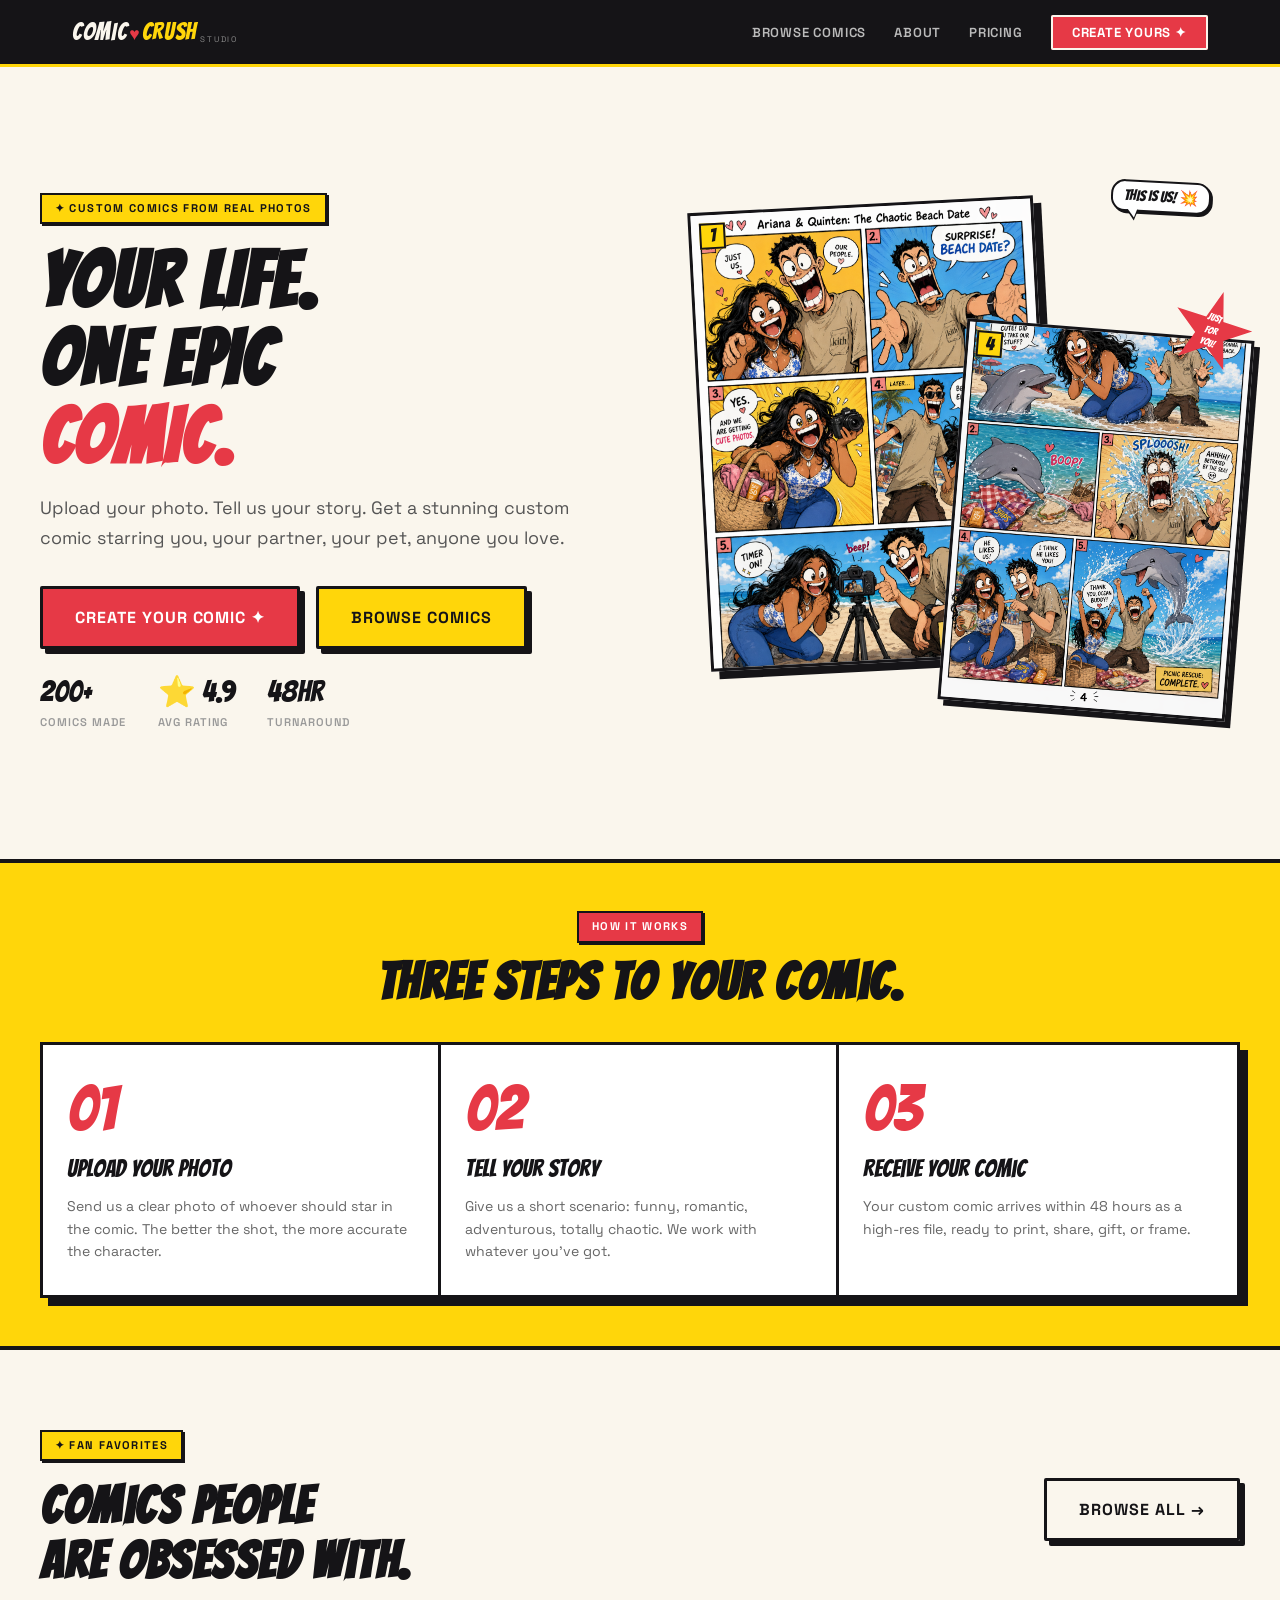
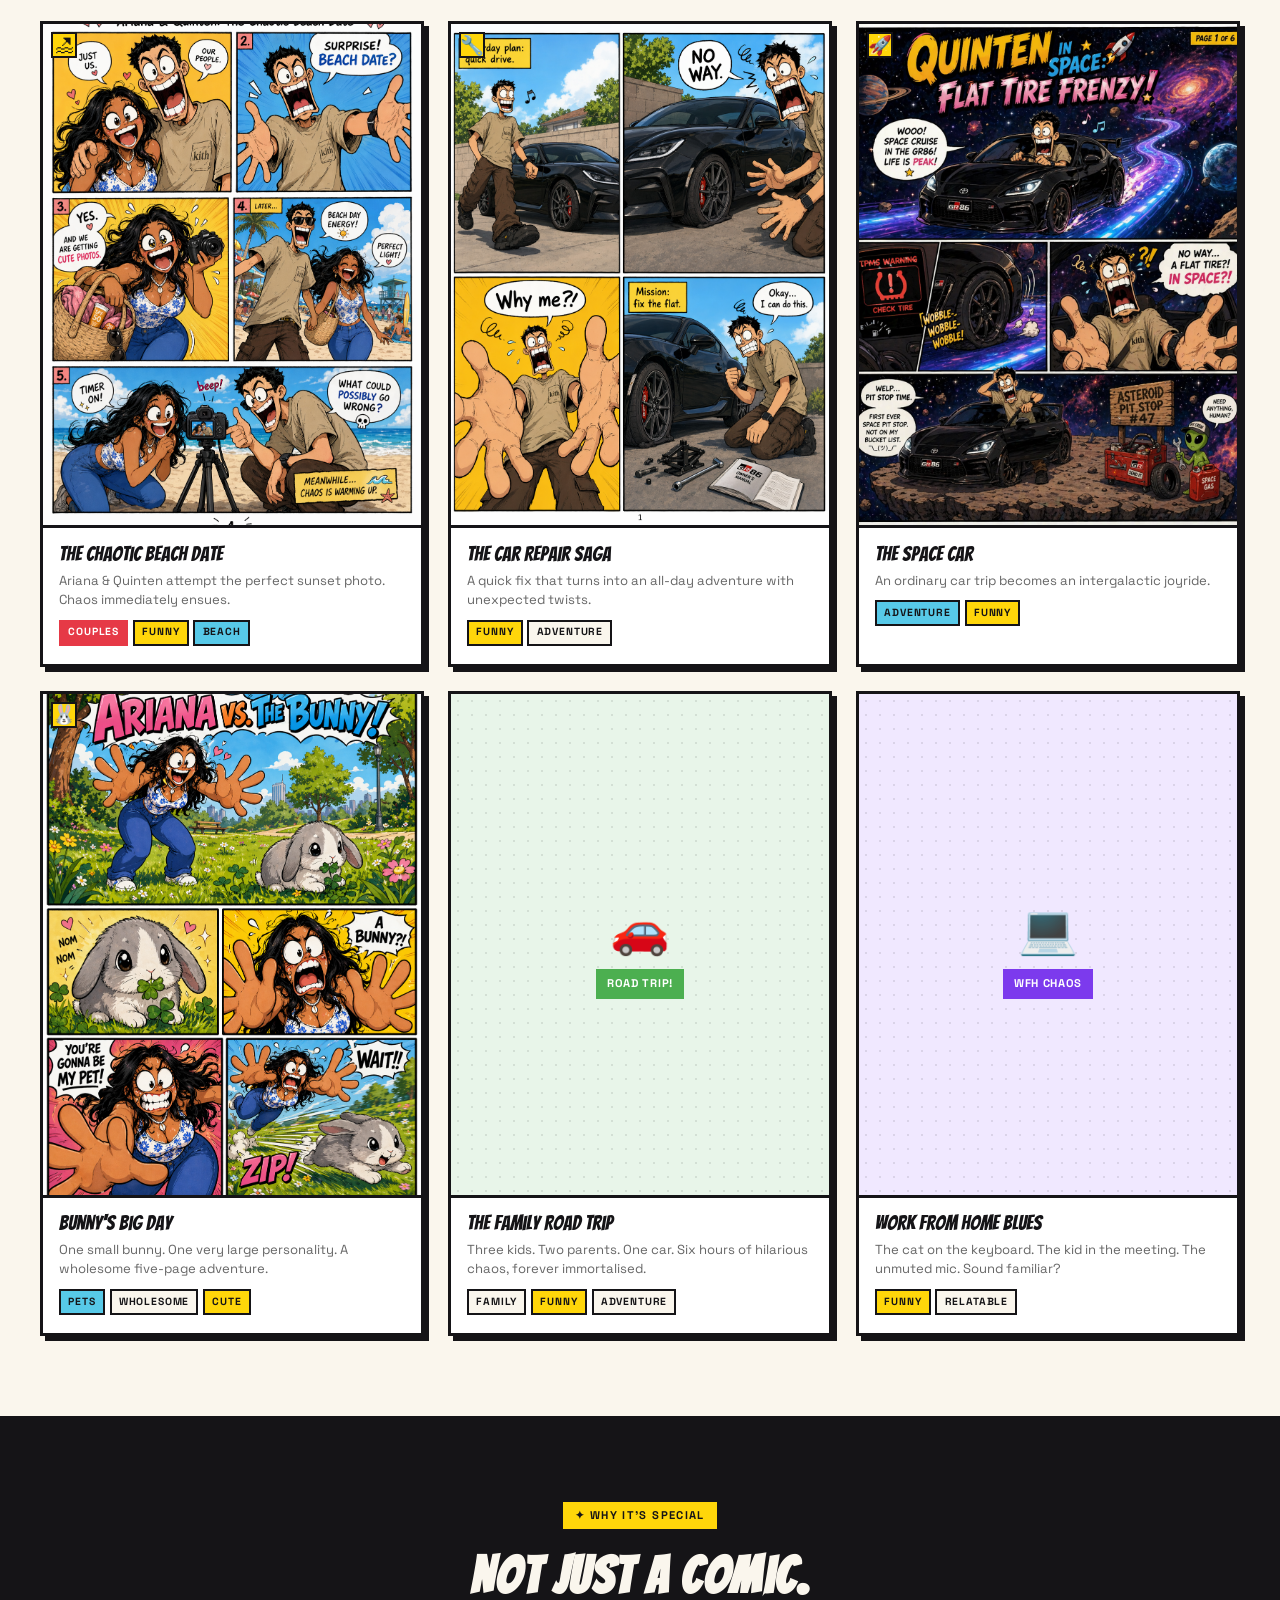
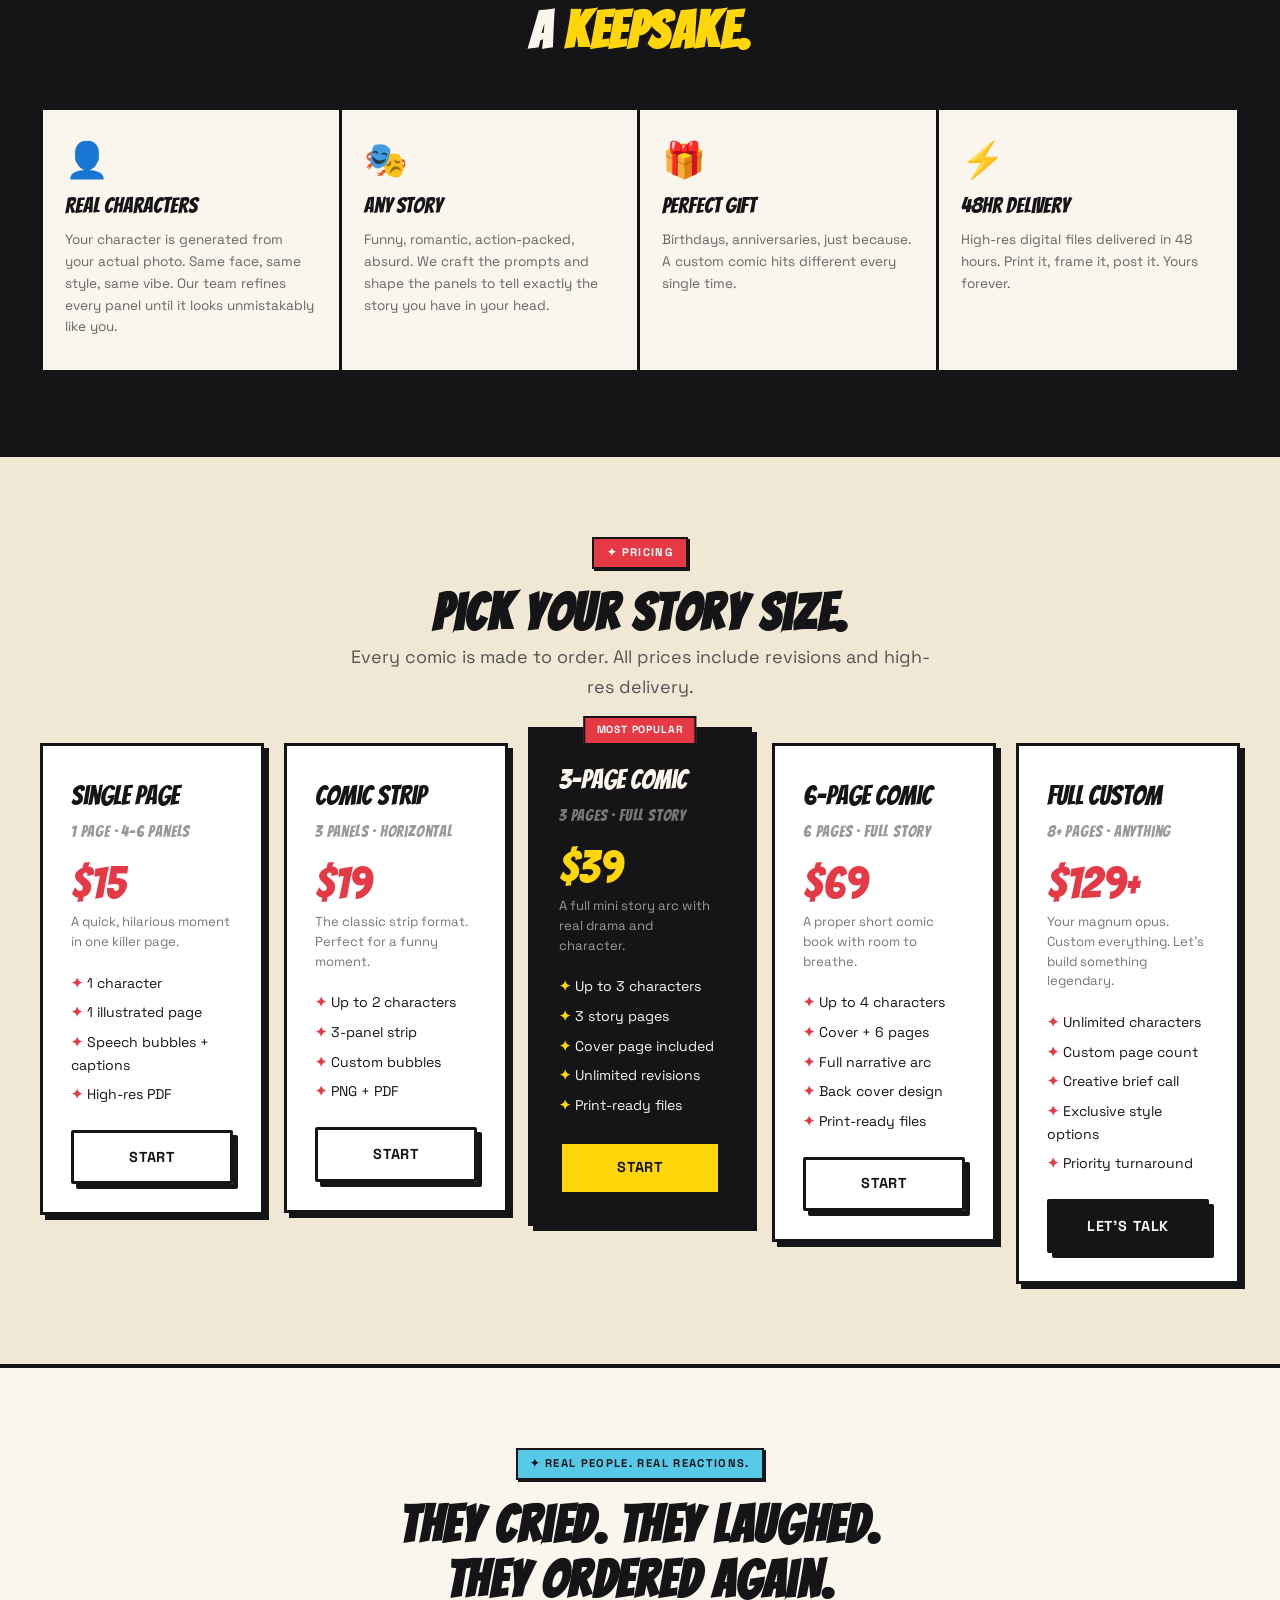
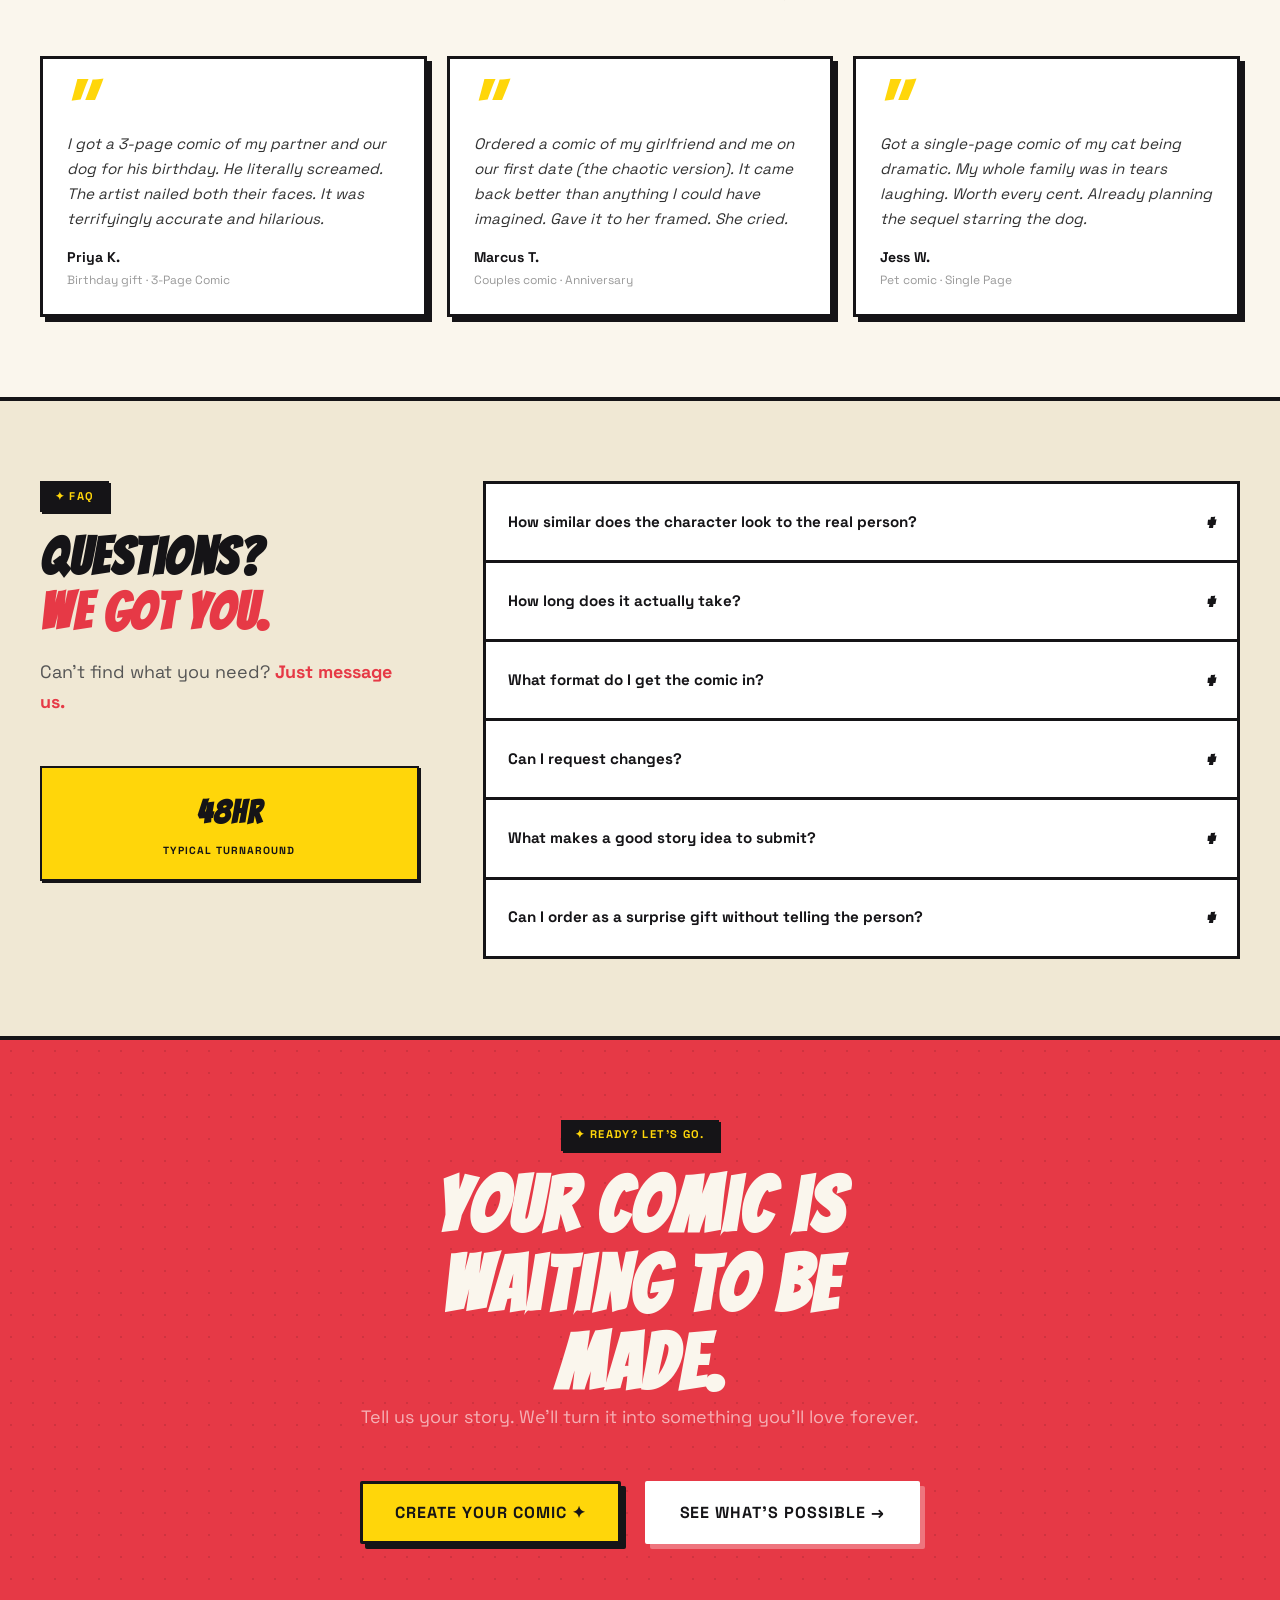
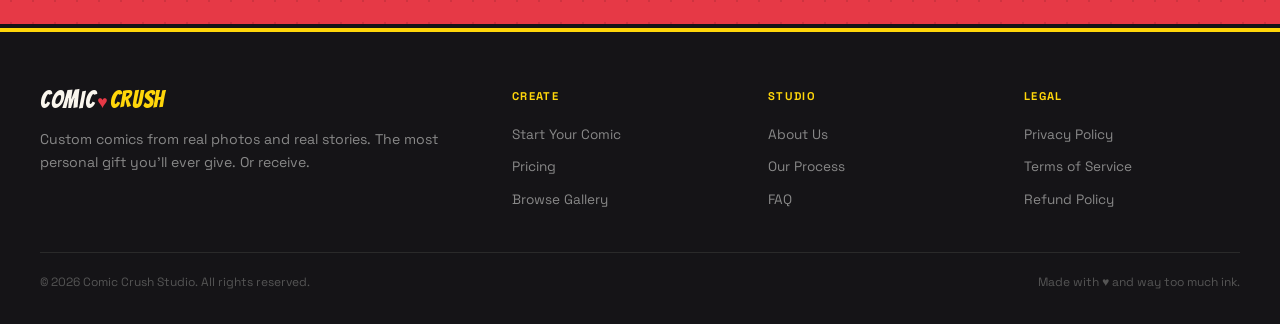
<file: index.html>
<!DOCTYPE html>
<html lang="en">
<head>
<meta charset="UTF-8">
<meta name="viewport" content="width=device-width, initial-scale=1.0">
<title>Comic Crush Studio — Custom Comics From Your Photos</title>
<link rel="stylesheet" href="style.css">
<style>
/* HERO A */
.hero-a { background:var(--cream); min-height:88vh; display:flex; align-items:center; overflow:hidden; position:relative; padding:4rem 2rem; }
.hero-a-grid { display:grid; grid-template-columns:1fr 1fr; gap:3rem; align-items:center; width:100%; }
.panels-wrap { position:relative; height:540px; }
.panel-main { position:absolute; width:60%; left:6%; top:2%; transform:rotate(-3deg); z-index:2; box-shadow:8px 8px 0 var(--ink) !important; }
.panel-main img { width:100%; height:100%; object-fit:cover; object-position:top; aspect-ratio:3/4; }
.panel-sec { position:absolute; width:50%; right:0; bottom:4%; transform:rotate(4.5deg); z-index:3; box-shadow:6px 6px 0 var(--ink) !important; }
.panel-sec img { width:100%; height:100%; object-fit:cover; object-position:bottom; aspect-ratio:3/4; }
.hero-speech-a { top:-12px; right:5%; transform:rotate(3deg); font-size:0.95rem; }
.hero-starburst { position:absolute; top:18%; right:-2%; width:82px; height:82px; font-size:0.62rem; transform:rotate(18deg); z-index:6; padding:5px; line-height:1.25; }
.stat-row { display:flex; gap:2rem; margin-top:1.75rem; flex-wrap:wrap; }
.stat-num { font-family:var(--font-display); font-size:1.9rem; display:block; line-height:1; }
.stat-label { font-size:0.7rem; text-transform:uppercase; letter-spacing:0.09em; color:#999; font-weight:600; }

/* FEATURE GRID */
.featured-grid { display:grid; grid-template-columns:repeat(3,1fr); gap:1.5rem; }
.panel-ph { width:100%; aspect-ratio:3/4; display:flex; flex-direction:column; align-items:center; justify-content:center; position:relative; overflow:hidden; }
.panel-ph::before { content:''; position:absolute; inset:0; background-image:radial-gradient(circle,rgba(0,0,0,0.09) 1px,transparent 1px); background-size:14px 14px; }

/* WHY GRID */
.why-grid { display:grid; grid-template-columns:repeat(4,1fr); border:3px solid var(--ink); box-shadow:var(--shadow-heavy); background:var(--cream); }
.why-cell { padding:2rem 1.4rem; border-right:3px solid var(--ink); }
.why-cell:last-child { border-right:none; }
.why-icon { font-size:2.2rem; line-height:1; margin-bottom:0.65rem; }
.why-title { font-family:var(--font-display); font-size:1.4rem; margin-bottom:0.35rem; }
.why-desc { font-size:0.85rem; color:#666; line-height:1.6; }

/* PRICING */
.pricing-grid { display:grid; grid-template-columns:repeat(5,1fr); gap:1.25rem; margin-top:2.5rem; align-items:start; }

/* TESTIMONIAL */
.testi-grid { display:grid; grid-template-columns:repeat(3,1fr); gap:1.25rem; }

/* CTA BAND */
.cta-band { background:var(--red); border-top:4px solid var(--ink); border-bottom:4px solid var(--ink); padding:5rem 2rem; position:relative; overflow:hidden; }
.cta-band::before { content:''; position:absolute; inset:0; background-image:radial-gradient(circle,rgba(0,0,0,0.1) 1.5px,transparent 1.5px); background-size:22px 22px; pointer-events:none; }

/* FAQ LAYOUT */
.faq-layout { display:grid; grid-template-columns:1fr 2fr; gap:4rem; align-items:start; }

@media(max-width:900px) {
  .featured-grid { grid-template-columns:1fr 1fr; }
  .why-grid { grid-template-columns:1fr 1fr; }
  .why-cell { border-bottom:3px solid var(--ink); }
  .why-cell:nth-child(2n) { border-right:none; }
  .why-cell:nth-child(3),.why-cell:nth-child(4) { border-bottom:none; }
  .pricing-grid { grid-template-columns:1fr 1fr; }
  .testi-grid { grid-template-columns:1fr; }
  .faq-layout { grid-template-columns:1fr; gap:1.5rem; }
}
@media(max-width:768px) {
  .hero-a-grid,.hero-b-grid { grid-template-columns:1fr; }
  .panels-wrap { height:280px; margin-top:2rem; }
  .panel-main { width:52%; }
  .panel-sec { width:44%; }
  /* hero-b removed */
}
@media(max-width:560px) {
  .featured-grid { grid-template-columns:1fr; }
  .pricing-grid { grid-template-columns:1fr; }
  .why-grid { grid-template-columns:1fr; }
  .why-cell { border-right:none; border-bottom:3px solid var(--ink); }
  .why-cell:last-child { border-bottom:none; }
}
</style>
</head>
<body>

<!-- NAV -->
<nav class="nav">
  <div class="nav-inner">
    <a href="index.html">
      <div class="logo-wordmark">
        <span class="logo-comic">COMIC</span><span class="logo-heart">♥</span><span class="logo-crush">CRUSH</span><span class="logo-studio">STUDIO</span>
      </div>
    </a>
    <ul class="nav-links">
      <li><a href="browse.html">Browse Comics</a></li>
      <li><a href="about.html">About</a></li>
      <li><a href="#pricing">Pricing</a></li>
      <li><a href="create.html" class="nav-cta">Create Yours ✦</a></li>
    </ul>
    <button class="nav-menu-btn" onclick="toggleMobile()" aria-label="Menu">
      <svg width="22" height="16" viewBox="0 0 22 16"><rect y="0" width="22" height="2.5" fill="#faf6ed"/><rect y="6.5" width="22" height="2.5" fill="#faf6ed"/><rect y="13" width="22" height="2.5" fill="#faf6ed"/></svg>
    </button>
  </div>
  <div class="nav-mobile-menu" id="mobileMenu" style="display:none">
    <a href="browse.html">Browse Comics</a>
    <a href="about.html">About</a>
    <a href="#pricing">Pricing</a>
    <a href="create.html" style="color:var(--yellow)!important;font-weight:700">✦ Create Yours</a>
  </div>
</nav>

<!-- HERO -->
<section class="hero-a halftone">
  <div class="container">
    <div class="hero-a-grid">
      <div>
        <div class="section-label">✦ Custom Comics From Real Photos</div>
        <h1 class="display-heading">YOUR LIFE.<br>ONE EPIC<br><span class="text-red">COMIC.</span></h1>
        <p class="subheading mt-sm">Upload your photo. Tell us your story. Get a stunning custom comic starring you, your partner, your pet, anyone you love.</p>
        <div class="d-flex flex-wrap gap-sm mt-md">
          <a href="create.html" class="btn btn-primary btn-lg">Create Your Comic ✦</a>
          <a href="browse.html" class="btn btn-secondary btn-lg">Browse Comics</a>
        </div>
        <div class="stat-row">
          <div><span class="stat-num">200+</span><span class="stat-label">Comics Made</span></div>
          <div><span class="stat-num">⭐ 4.9</span><span class="stat-label">Avg Rating</span></div>
          <div><span class="stat-num">48hr</span><span class="stat-label">Turnaround</span></div>
        </div>
      </div>
      <div>
        <div class="panels-wrap">
          <div class="comic-panel panel-main">
            <img src="AI%20Comics/beach/Page%201.png" alt="Custom comic example">
            <div class="panel-number">1</div>
          </div>
          <div class="comic-panel panel-sec">
            <img src="AI%20Comics/beach/Page%204.png" alt="Custom comic panel">
            <div class="panel-number">4</div>
          </div>
          <div class="speech-bubble hero-speech-a">This is us! 💥</div>
          <div class="starburst hero-starburst">JUST<br>FOR<br>YOU!</div>
        </div>
      </div>
    </div>
  </div>
</section>

<!-- HOW IT WORKS -->
<section class="section-sm" style="background:var(--yellow);border-top:4px solid var(--ink);border-bottom:4px solid var(--ink)">
  <div class="container">
    <div class="text-center mb-md">
      <div class="section-label red" style="margin:0 auto 0.75rem">How It Works</div>
      <h2 class="section-heading">Three steps to your comic.</h2>
    </div>
    <div class="steps-strip" style="background:white">
      <div class="step-cell">
        <div class="step-num">01</div>
        <div class="step-title">Upload Your Photo</div>
        <p class="step-desc">Send us a clear photo of whoever should star in the comic. The better the shot, the more accurate the character.</p>
      </div>
      <div class="step-cell">
        <div class="step-num">02</div>
        <div class="step-title">Tell Your Story</div>
        <p class="step-desc">Give us a short scenario: funny, romantic, adventurous, totally chaotic. We work with whatever you've got.</p>
      </div>
      <div class="step-cell">
        <div class="step-num">03</div>
        <div class="step-title">Receive Your Comic</div>
        <p class="step-desc">Your custom comic arrives within 48 hours as a high-res file, ready to print, share, gift, or frame.</p>
      </div>
    </div>
  </div>
</section>

<!-- FEATURED COMICS -->
<section class="section">
  <div class="container">
    <div class="d-flex align-center flex-wrap mb-md" style="justify-content:space-between;gap:1rem">
      <div>
        <div class="section-label">✦ Fan Favorites</div>
        <h2 class="section-heading">Comics people<br>are obsessed with.</h2>
      </div>
      <a href="browse.html" class="btn btn-outline btn-lg hide-mobile">Browse All →</a>
    </div>
    <div class="featured-grid">
      <a href="detail.html?comic=beach" class="comic-card">
        <div class="comic-card-thumb"><img src="AI%20Comics/beach/Page%201.png" alt="The Chaotic Beach Date"><div class="panel-number">🏖</div></div>
        <div class="comic-card-body">
          <div class="comic-card-title">The Chaotic Beach Date</div>
          <p class="comic-card-desc">Ariana &amp; Quinten attempt the perfect sunset photo. Chaos immediately ensues.</p>
          <div class="comic-tags"><span class="tag red">Couples</span><span class="tag yellow">Funny</span><span class="tag blue">Beach</span></div>
        </div>
      </a>
      <a href="detail.html?comic=carrepair" class="comic-card">
        <div class="comic-card-thumb"><img src="AI%20Comics/carrepair/Page%201.png" alt="Q Car Repair"><div class="panel-number">🔧</div></div>
        <div class="comic-card-body">
          <div class="comic-card-title">The Car Repair Saga</div>
          <p class="comic-card-desc">A quick fix that turns into an all-day adventure with unexpected twists.</p>
          <div class="comic-tags"><span class="tag yellow">Funny</span><span class="tag">Adventure</span></div>
        </div>
      </a>
      <a href="detail.html?comic=spacecar" class="comic-card">
        <div class="comic-card-thumb"><img src="AI%20Comics/spacecar/Page%201.png" alt="Space Car"><div class="panel-number">🚀</div></div>
        <div class="comic-card-body">
          <div class="comic-card-title">The Space Car</div>
          <p class="comic-card-desc">An ordinary car trip becomes an intergalactic joyride.</p>
          <div class="comic-tags"><span class="tag blue">Adventure</span><span class="tag yellow">Funny</span></div>
        </div>
      </a>
      <a href="detail.html?comic=bunny" class="comic-card">
        <div class="comic-card-thumb"><img src="AI%20Comics/bunny/Page%201.png" alt="A Bunny"><div class="panel-number">🐰</div></div>
        <div class="comic-card-body">
          <div class="comic-card-title">Bunny's Big Day</div>
          <p class="comic-card-desc">One small bunny. One very large personality. A wholesome five-page adventure.</p>
          <div class="comic-tags"><span class="tag blue">Pets</span><span class="tag">Wholesome</span><span class="tag yellow">Cute</span></div>
        </div>
      </a>
      <a href="browse.html" class="comic-card">
        <div class="comic-card-thumb"><div class="panel-ph" style="background:#e8f5e9"><div style="position:relative;z-index:1;text-align:center"><div style="font-family:var(--font-display);font-size:3rem">🚗</div><div class="caption-box" style="background:#4caf50;color:white;border-color:#4caf50">Road Trip!</div></div></div></div>
        <div class="comic-card-body">
          <div class="comic-card-title">The Family Road Trip</div>
          <p class="comic-card-desc">Three kids. Two parents. One car. Six hours of hilarious chaos, forever immortalised.</p>
          <div class="comic-tags"><span class="tag">Family</span><span class="tag yellow">Funny</span><span class="tag">Adventure</span></div>
        </div>
      </a>
      <a href="browse.html" class="comic-card">
        <div class="comic-card-thumb"><div class="panel-ph" style="background:#f0e8ff"><div style="position:relative;z-index:1;text-align:center"><div style="font-family:var(--font-display);font-size:3rem">💻</div><div class="caption-box" style="background:#7c3aed;color:white;border-color:#7c3aed">WFH Chaos</div></div></div></div>
        <div class="comic-card-body">
          <div class="comic-card-title">Work From Home Blues</div>
          <p class="comic-card-desc">The cat on the keyboard. The kid in the meeting. The unmuted mic. Sound familiar?</p>
          <div class="comic-tags"><span class="tag yellow">Funny</span><span class="tag">Relatable</span></div>
        </div>
      </a>
    </div>
    <div class="text-center mt-lg hide-desktop"><a href="browse.html" class="btn btn-dark btn-lg">Browse All Comics →</a></div>
  </div>
</section>

<!-- WHY COMIC CRUSH -->
<section class="section motion-lines-bg" style="background:var(--ink);border-top:4px solid var(--ink)">
  <div class="container">
    <div class="text-center mb-lg">
      <div class="section-label">✦ Why It's Special</div>
      <h2 class="section-heading text-cream">Not just a comic.<br>A <span class="text-yellow">keepsake.</span></h2>
    </div>
    <div class="why-grid">
      <div class="why-cell">
        <div class="why-icon">👤</div>
        <div class="why-title">Real Characters</div>
        <p class="why-desc">Your character is generated from your actual photo. Same face, same style, same vibe. Our team refines every panel until it looks unmistakably like you.</p>
      </div>
      <div class="why-cell">
        <div class="why-icon">🎭</div>
        <div class="why-title">Any Story</div>
        <p class="why-desc">Funny, romantic, action-packed, absurd. We craft the prompts and shape the panels to tell exactly the story you have in your head.</p>
      </div>
      <div class="why-cell">
        <div class="why-icon">🎁</div>
        <div class="why-title">Perfect Gift</div>
        <p class="why-desc">Birthdays, anniversaries, just because. A custom comic hits different every single time.</p>
      </div>
      <div class="why-cell">
        <div class="why-icon">⚡</div>
        <div class="why-title">48hr Delivery</div>
        <p class="why-desc">High-res digital files delivered in 48 hours. Print it, frame it, post it. Yours forever.</p>
      </div>
    </div>
  </div>
</section>

<!-- PRICING -->
<section class="section" id="pricing" style="background:var(--cream-dark);border-top:4px solid var(--ink)">
  <div class="container">
    <div class="text-center mb-md">
      <div class="section-label red">✦ Pricing</div>
      <h2 class="section-heading">Pick your story size.</h2>
      <p class="subheading mt-sm" style="margin:0 auto">Every comic is made to order. All prices include revisions and high-res delivery.</p>
    </div>
    <div class="pricing-grid">
      <div class="pricing-card">
        <div class="pricing-name">Single Page</div>
        <div class="pricing-pages">1 page · 4–6 panels</div>
        <div class="pricing-price">$15</div>
        <p class="pricing-desc">A quick, hilarious moment in one killer page.</p>
        <ul class="pricing-features"><li>1 character</li><li>1 illustrated page</li><li>Speech bubbles + captions</li><li>High-res PDF</li></ul>
        <a href="create.html" class="btn btn-outline" style="width:100%;justify-content:center">Start</a>
      </div>
      <div class="pricing-card">
        <div class="pricing-name">Comic Strip</div>
        <div class="pricing-pages">3 panels · horizontal</div>
        <div class="pricing-price">$19</div>
        <p class="pricing-desc">The classic strip format. Perfect for a funny moment.</p>
        <ul class="pricing-features"><li>Up to 2 characters</li><li>3-panel strip</li><li>Custom bubbles</li><li>PNG + PDF</li></ul>
        <a href="create.html" class="btn btn-outline" style="width:100%;justify-content:center">Start</a>
      </div>
      <div class="pricing-card featured" style="margin-top:-1rem">
        <div class="pricing-badge">Most Popular</div>
        <div class="pricing-name">3-Page Comic</div>
        <div class="pricing-pages">3 pages · full story</div>
        <div class="pricing-price">$39</div>
        <p class="pricing-desc">A full mini story arc with real drama and character.</p>
        <ul class="pricing-features"><li>Up to 3 characters</li><li>3 story pages</li><li>Cover page included</li><li>Unlimited revisions</li><li>Print-ready files</li></ul>
        <a href="create.html" class="btn btn-secondary" style="width:100%;justify-content:center">Start</a>
      </div>
      <div class="pricing-card">
        <div class="pricing-name">6-Page Comic</div>
        <div class="pricing-pages">6 pages · full story</div>
        <div class="pricing-price">$69</div>
        <p class="pricing-desc">A proper short comic book with room to breathe.</p>
        <ul class="pricing-features"><li>Up to 4 characters</li><li>Cover + 6 pages</li><li>Full narrative arc</li><li>Back cover design</li><li>Print-ready files</li></ul>
        <a href="create.html" class="btn btn-outline" style="width:100%;justify-content:center">Start</a>
      </div>
      <div class="pricing-card">
        <div class="pricing-name">Full Custom</div>
        <div class="pricing-pages">8+ pages · anything</div>
        <div class="pricing-price">$129+</div>
        <p class="pricing-desc">Your magnum opus. Custom everything. Let's build something legendary.</p>
        <ul class="pricing-features"><li>Unlimited characters</li><li>Custom page count</li><li>Creative brief call</li><li>Exclusive style options</li><li>Priority turnaround</li></ul>
        <a href="create.html" class="btn btn-dark" style="width:100%;justify-content:center">Let's Talk</a>
      </div>
    </div>
  </div>
</section>

<!-- TESTIMONIALS -->
<section class="section" style="border-top:4px solid var(--ink)">
  <div class="container">
    <div class="text-center mb-lg">
      <div class="section-label blue">✦ Real People. Real Reactions.</div>
      <h2 class="section-heading">They cried. They laughed.<br>They ordered again.</h2>
    </div>
    <div class="testi-grid">
      <div class="testimonial-card">
        <div class="testimonial-q">"</div>
        <p class="testimonial-text">I got a 3-page comic of my partner and our dog for his birthday. He literally screamed. The artist nailed both their faces. It was terrifyingly accurate and hilarious.</p>
        <div class="testimonial-author">Priya K.</div>
        <div class="testimonial-role">Birthday gift · 3-Page Comic</div>
      </div>
      <div class="testimonial-card">
        <div class="testimonial-q">"</div>
        <p class="testimonial-text">Ordered a comic of my girlfriend and me on our first date (the chaotic version). It came back better than anything I could have imagined. Gave it to her framed. She cried.</p>
        <div class="testimonial-author">Marcus T.</div>
        <div class="testimonial-role">Couples comic · Anniversary</div>
      </div>
      <div class="testimonial-card">
        <div class="testimonial-q">"</div>
        <p class="testimonial-text">Got a single-page comic of my cat being dramatic. My whole family was in tears laughing. Worth every cent. Already planning the sequel starring the dog.</p>
        <div class="testimonial-author">Jess W.</div>
        <div class="testimonial-role">Pet comic · Single Page</div>
      </div>
    </div>
  </div>
</section>

<!-- FAQ -->
<section class="section" id="faq" style="background:var(--cream-dark);border-top:4px solid var(--ink)">
  <div class="container">
    <div class="faq-layout">
      <div class="hide-mobile">
        <div class="section-label dark">✦ FAQ</div>
        <h2 class="section-heading">Questions?<br><span class="text-red">We got you.</span></h2>
        <p class="subheading mt-sm">Can't find what you need? <a href="create.html" style="color:var(--red);font-weight:700">Just message us.</a></p>
        <div class="mt-lg">
          <div class="section-label" style="display:block;text-align:center;padding:1.25rem 1rem">
            <div style="font-family:var(--font-display);font-size:2rem;margin-bottom:0.25rem">48HR</div>
            <div style="font-size:0.65rem;letter-spacing:0.1em">Typical Turnaround</div>
          </div>
        </div>
      </div>
      <div>
        <div class="section-label dark hide-desktop mb-md">✦ FAQ</div>
        <div class="faq-item">
          <div class="faq-question" onclick="toggleFaq(this)">How similar does the character look to the real person? <span class="faq-icon">+</span></div>
          <div class="faq-answer">Very similar. We use AI generation guided by your actual photo and our team crafts and refines the prompts to match your hairstyle, face shape, skin tone, and personality. The more reference photos you provide, the more accurate the result.</div>
        </div>
        <div class="faq-item">
          <div class="faq-question" onclick="toggleFaq(this)">How long does it actually take? <span class="faq-icon">+</span></div>
          <div class="faq-answer">Standard turnaround is 48 hours for most orders. Larger custom projects get a specific timeline after your brief. Rush options are available. Just mention it when you order.</div>
        </div>
        <div class="faq-item">
          <div class="faq-question" onclick="toggleFaq(this)">What format do I get the comic in? <span class="faq-icon">+</span></div>
          <div class="faq-answer">High-resolution PDF and PNG files, optimized for both digital sharing and professional printing. Print-ready files are included in all orders of 3 pages or more.</div>
        </div>
        <div class="faq-item">
          <div class="faq-question" onclick="toggleFaq(this)">Can I request changes? <span class="faq-icon">+</span></div>
          <div class="faq-answer">Absolutely. All orders include unlimited revisions until you're completely happy. We won't close out an order until the comic feels exactly right.</div>
        </div>
        <div class="faq-item">
          <div class="faq-question" onclick="toggleFaq(this)">What makes a good story idea to submit? <span class="faq-icon">+</span></div>
          <div class="faq-answer">Anything with a scenario: "my dog escapes every time I open the gate," "we tried to cook a romantic dinner and almost burned the kitchen." Real moments make the best comics. The funnier and more specific, the better.</div>
        </div>
        <div class="faq-item">
          <div class="faq-question" onclick="toggleFaq(this)">Can I order as a surprise gift without telling the person? <span class="faq-icon">+</span></div>
          <div class="faq-answer">Yes, one of our favourite use cases. Just flag it as a surprise and we'll keep all correspondence to your email only. The reaction when they open it is always worth it.</div>
        </div>
      </div>
    </div>
  </div>
</section>

<!-- FINAL CTA -->
<section class="cta-band">
  <div class="container text-center" style="position:relative;z-index:1">
    <div class="section-label dark" style="margin:0 auto 1rem">✦ Ready? Let's Go.</div>
    <h2 class="display-heading text-cream" style="max-width:14ch;margin:0 auto">Your comic is waiting to be made.</h2>
    <p class="subheading mt-sm" style="color:rgba(255,255,255,0.6);margin:0 auto">Tell us your story. We'll turn it into something you'll love forever.</p>
    <div class="d-flex flex-wrap gap-md mt-lg" style="justify-content:center">
      <a href="create.html" class="btn btn-secondary btn-lg">Create Your Comic ✦</a>
      <a href="browse.html" class="btn btn-white btn-lg">See What's Possible →</a>
    </div>
  </div>
</section>

<!-- FOOTER -->
<footer class="footer">
  <div class="footer-inner">
    <div class="footer-grid">
      <div>
        <div class="logo-wordmark mb-sm"><span class="logo-comic">COMIC</span><span class="logo-heart">♥</span><span class="logo-crush">CRUSH</span></div>
        <p class="footer-tagline">Custom comics from real photos and real stories. The most personal gift you'll ever give. Or receive.</p>
      </div>
      <div>
        <div class="footer-col-title">Create</div>
        <ul class="footer-links"><li><a href="create.html">Start Your Comic</a></li><li><a href="#pricing">Pricing</a></li><li><a href="browse.html">Browse Gallery</a></li></ul>
      </div>
      <div>
        <div class="footer-col-title">Studio</div>
        <ul class="footer-links"><li><a href="about.html">About Us</a></li><li><a href="process.html">Our Process</a></li><li><a href="faq.html">FAQ</a></li></ul>
      </div>
      <div>
        <div class="footer-col-title">Legal</div>
        <ul class="footer-links"><li><a href="privacy.html">Privacy Policy</a></li><li><a href="terms.html">Terms of Service</a></li><li><a href="refund.html">Refund Policy</a></li></ul>
      </div>
    </div>
    <div class="footer-bottom">
      <span>© 2026 Comic Crush Studio. All rights reserved.</span>
      <span>Made with ♥ and way too much ink.</span>
    </div>
  </div>
</footer>

<script>
function toggleMobile(){const m=document.getElementById('mobileMenu');m.style.display=m.style.display==='block'?'none':'block';}
function toggleFaq(el){
  const ans=el.nextElementSibling;
  const open=el.classList.contains('open');
  document.querySelectorAll('.faq-question.open').forEach(q=>{q.classList.remove('open');q.nextElementSibling.classList.remove('open');});
  if(!open){el.classList.add('open');ans.classList.add('open');}
}
</script>
</body>
</html>
</file>
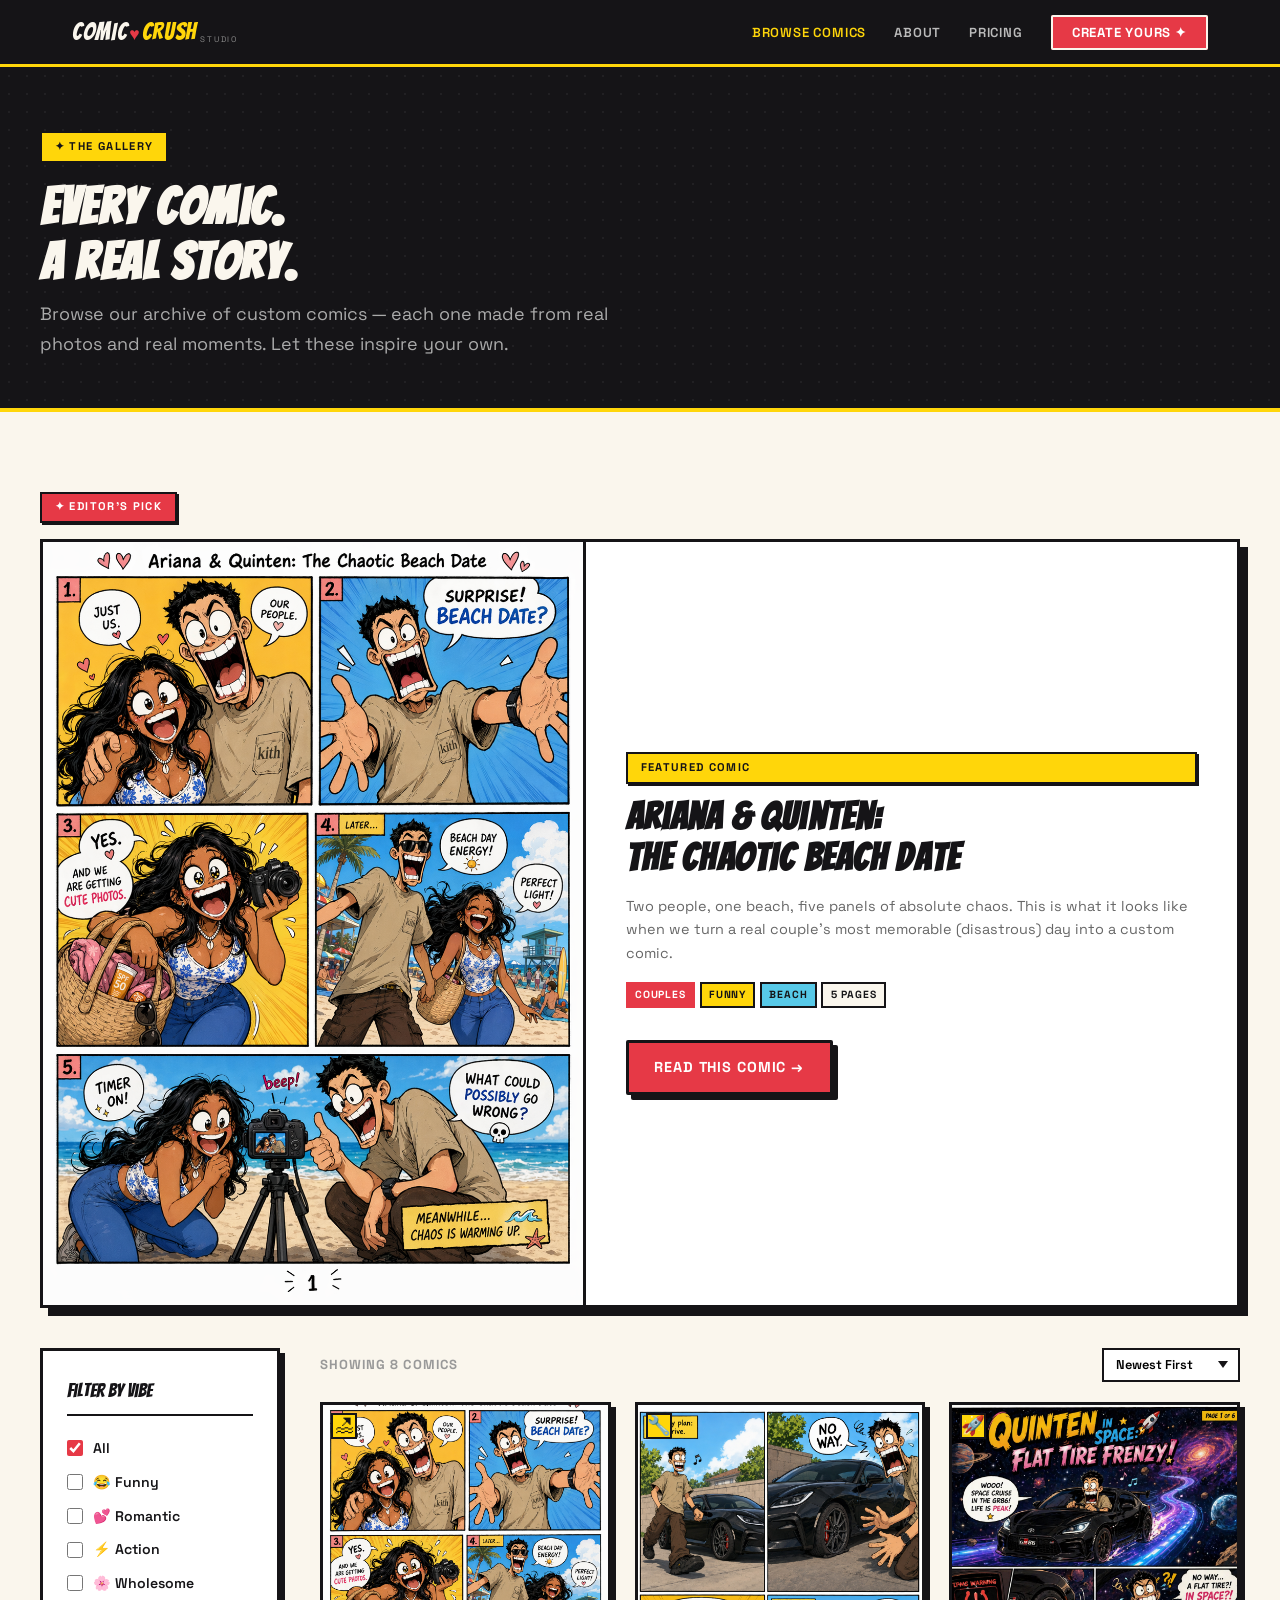
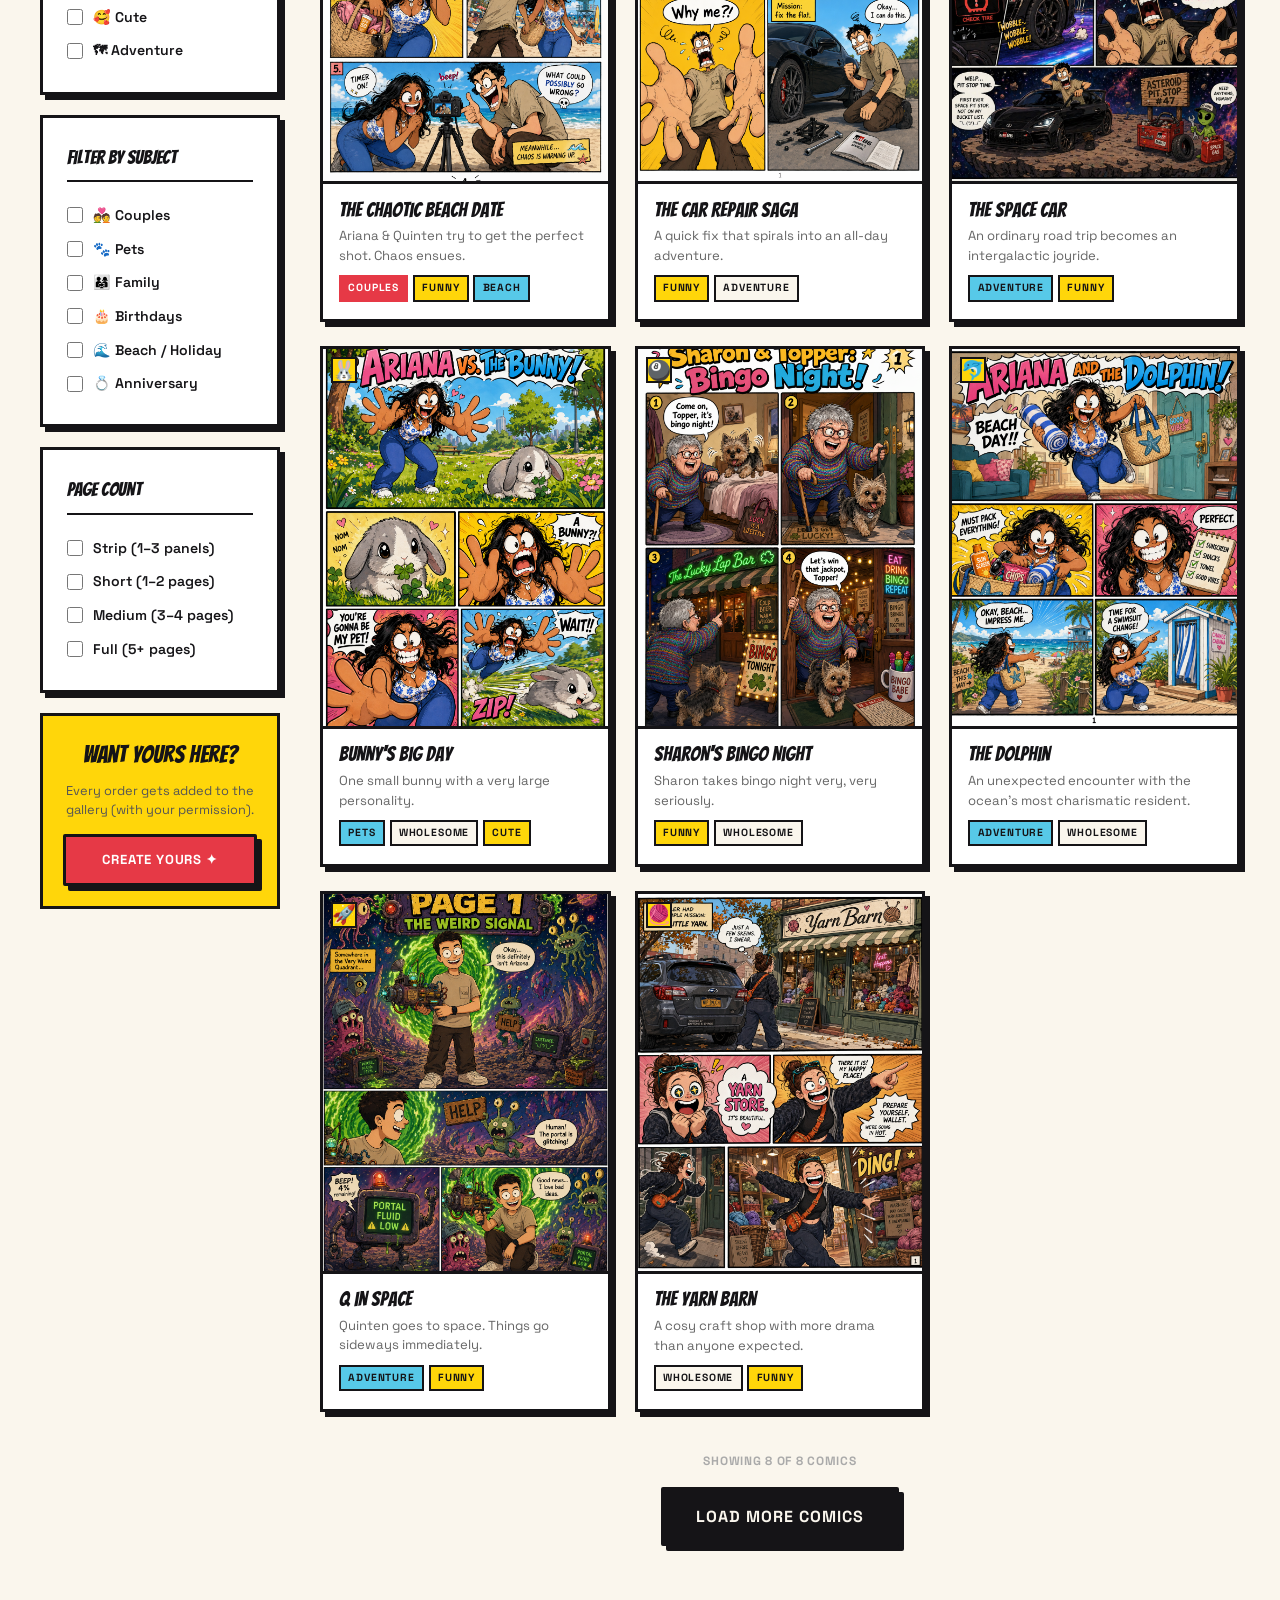
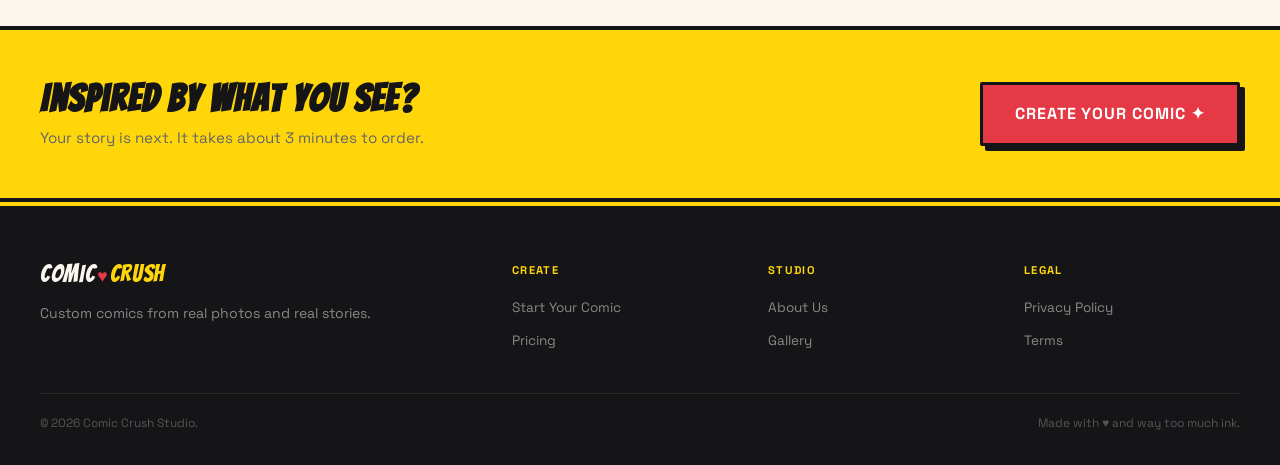
<file: browse.html>
<!DOCTYPE html>
<html lang="en">
<head>
<meta charset="UTF-8">
<meta name="viewport" content="width=device-width, initial-scale=1.0">
<title>Browse Comics — Comic Crush Studio</title>
<link rel="stylesheet" href="style.css">
<style>
.browse-layout { display:grid; grid-template-columns:240px 1fr; gap:2.5rem; align-items:start; }
.filter-sidebar { position:sticky; top:84px; }
.filter-panel { background:white; border:3px solid var(--ink); box-shadow:var(--shadow-card); padding:1.5rem; margin-bottom:1.25rem; }
.filter-panel-title { font-family:var(--font-display); font-size:1.2rem; margin-bottom:1rem; border-bottom:2px solid var(--ink); padding-bottom:0.5rem; }
.filter-check { display:flex; align-items:center; gap:0.6rem; padding:0.35rem 0; cursor:pointer; font-size:0.88rem; font-weight:600; }
.filter-check input { width:16px; height:16px; cursor:pointer; accent-color:var(--red); }
.comics-grid { display:grid; grid-template-columns:repeat(3,1fr); gap:1.5rem; }
.featured-banner { border:3px solid var(--ink); box-shadow:var(--shadow-heavy); background:white; display:grid; grid-template-columns:1fr 1.2fr; overflow:hidden; margin-bottom:2.5rem; }
.featured-banner-img { border-right:3px solid var(--ink); overflow:hidden; }
.featured-banner-img img { width:100%; height:100%; object-fit:cover; object-position:top; display:block; }
.featured-banner-body { padding:2.5rem; display:flex; flex-direction:column; justify-content:center; }
.panel-ph { width:100%; aspect-ratio:3/4; display:flex; flex-direction:column; align-items:center; justify-content:center; position:relative; overflow:hidden; }
.panel-ph::before { content:''; position:absolute; inset:0; background-image:radial-gradient(circle,rgba(0,0,0,0.09) 1px,transparent 1px); background-size:14px 14px; }
.results-bar { display:flex; align-items:center; justify-content:space-between; margin-bottom:1.25rem; flex-wrap:wrap; gap:0.75rem; }
.results-count { font-size:0.82rem; font-weight:700; text-transform:uppercase; letter-spacing:0.08em; color:#999; }
.sort-select { padding:0.4rem 2rem 0.4rem 0.75rem; border:2.5px solid var(--ink); font-family:var(--font-ui); font-size:0.8rem; font-weight:600; background:white; cursor:pointer; appearance:none; background-image:url("data:image/svg+xml,%3Csvg xmlns='http://www.w3.org/2000/svg' width='10' height='7' viewBox='0 0 10 7'%3E%3Cpath fill='%23151417' d='M5 7L0 0h10z'/%3E%3C/svg%3E"); background-repeat:no-repeat; background-position:right 0.6rem center; }
.load-more { display:flex; justify-content:center; margin-top:2.5rem; }
.page-count { font-size:0.75rem; font-weight:700; text-transform:uppercase; letter-spacing:0.06em; color:#aaa; }
@media(max-width:960px){ .browse-layout{grid-template-columns:1fr} .filter-sidebar{position:static} .filter-panel{display:none} .filter-panel.open{display:block} }
@media(max-width:700px){ .comics-grid{grid-template-columns:1fr 1fr} .featured-banner{grid-template-columns:1fr} .featured-banner-img{max-height:260px;border-right:none;border-bottom:3px solid var(--ink)} }
@media(max-width:480px){ .comics-grid{grid-template-columns:1fr} }
</style>
</head>
<body>

<nav class="nav">
  <div class="nav-inner">
    <a href="index.html"><div class="logo-wordmark"><span class="logo-comic">COMIC</span><span class="logo-heart">♥</span><span class="logo-crush">CRUSH</span><span class="logo-studio">STUDIO</span></div></a>
    <ul class="nav-links">
      <li><a href="browse.html" style="color:var(--yellow)">Browse Comics</a></li>
      <li><a href="about.html">About</a></li>
      <li><a href="index.html#pricing">Pricing</a></li>
      <li><a href="create.html" class="nav-cta">Create Yours ✦</a></li>
    </ul>
    <button class="nav-menu-btn" onclick="document.getElementById('mm').style.display=document.getElementById('mm').style.display==='block'?'none':'block'" aria-label="Menu">
      <svg width="22" height="16" viewBox="0 0 22 16"><rect y="0" width="22" height="2.5" fill="#faf6ed"/><rect y="6.5" width="22" height="2.5" fill="#faf6ed"/><rect y="13" width="22" height="2.5" fill="#faf6ed"/></svg>
    </button>
  </div>
  <div class="nav-mobile-menu" id="mm" style="display:none">
    <a href="browse.html">Browse Comics</a><a href="about.html">About</a>
    <a href="index.html#pricing">Pricing</a><a href="create.html" style="color:var(--yellow)!important">✦ Create Yours</a>
  </div>
</nav>

<!-- PAGE HERO -->
<div class="page-hero">
  <div class="container" style="position:relative;z-index:1">
    <div class="section-label">✦ The Gallery</div>
    <h1 class="section-heading text-cream">Every comic.<br>A real story.</h1>
    <p class="subheading mt-xs" style="color:#aaa;max-width:52ch">Browse our archive of custom comics — each one made from real photos and real moments. Let these inspire your own.</p>
  </div>
</div>

<section class="section">
  <div class="container">

    <!-- FEATURED COMIC -->
    <div class="section-label red mb-sm">✦ Editor's Pick</div>
    <a href="detail.html?comic=beach" class="featured-banner" style="text-decoration:none;color:inherit">
      <div class="featured-banner-img">
        <img src="AI%20Comics/beach/Page%201.png" alt="The Chaotic Beach Date">
      </div>
      <div class="featured-banner-body">
        <div class="section-label" style="margin-bottom:0.75rem">Featured Comic</div>
        <h2 class="section-heading" style="font-size:clamp(1.8rem,3vw,2.8rem)">Ariana &amp; Quinten:<br>The Chaotic Beach Date</h2>
        <p style="color:#666;font-size:0.9rem;line-height:1.65;margin:1rem 0">Two people, one beach, five panels of absolute chaos. This is what it looks like when we turn a real couple's most memorable (disastrous) day into a custom comic.</p>
        <div class="comic-tags mb-md">
          <span class="tag red">Couples</span><span class="tag yellow">Funny</span><span class="tag blue">Beach</span><span class="tag">5 Pages</span>
        </div>
        <div class="btn btn-primary" style="align-self:flex-start">Read This Comic →</div>
      </div>
    </a>

    <!-- MOBILE FILTER TOGGLE -->
    <button class="btn btn-outline hide-desktop mb-sm" onclick="document.getElementById('filterPanel').classList.toggle('open');document.getElementById('filterPanel2').classList.toggle('open')">
      ⚙ Filters &amp; Sort
    </button>

    <div class="browse-layout">
      <!-- SIDEBAR FILTERS -->
      <aside class="filter-sidebar">
        <div class="filter-panel" id="filterPanel">
          <div class="filter-panel-title">Filter by Vibe</div>
          <label class="filter-check"><input type="checkbox" checked onchange="filterComics()"> All</label>
          <label class="filter-check"><input type="checkbox" onchange="filterComics()"> 😂 Funny</label>
          <label class="filter-check"><input type="checkbox" onchange="filterComics()"> 💕 Romantic</label>
          <label class="filter-check"><input type="checkbox" onchange="filterComics()"> ⚡ Action</label>
          <label class="filter-check"><input type="checkbox" onchange="filterComics()"> 🌸 Wholesome</label>
          <label class="filter-check"><input type="checkbox" onchange="filterComics()"> 🥰 Cute</label>
          <label class="filter-check"><input type="checkbox" onchange="filterComics()"> 🗺 Adventure</label>
        </div>
        <div class="filter-panel" id="filterPanel2">
          <div class="filter-panel-title">Filter by Subject</div>
          <label class="filter-check"><input type="checkbox" onchange="filterComics()"> 💑 Couples</label>
          <label class="filter-check"><input type="checkbox" onchange="filterComics()"> 🐾 Pets</label>
          <label class="filter-check"><input type="checkbox" onchange="filterComics()"> 👨‍👩‍👧 Family</label>
          <label class="filter-check"><input type="checkbox" onchange="filterComics()"> 🎂 Birthdays</label>
          <label class="filter-check"><input type="checkbox" onchange="filterComics()"> 🌊 Beach / Holiday</label>
          <label class="filter-check"><input type="checkbox" onchange="filterComics()"> 💍 Anniversary</label>
        </div>
        <div class="filter-panel">
          <div class="filter-panel-title">Page Count</div>
          <label class="filter-check"><input type="checkbox"> Strip (1–3 panels)</label>
          <label class="filter-check"><input type="checkbox"> Short (1–2 pages)</label>
          <label class="filter-check"><input type="checkbox"> Medium (3–4 pages)</label>
          <label class="filter-check"><input type="checkbox"> Full (5+ pages)</label>
        </div>
        <div style="background:var(--yellow);border:3px solid var(--ink);padding:1.25rem;text-align:center">
          <div style="font-family:var(--font-display);font-size:1.5rem;margin-bottom:0.4rem">Want yours here?</div>
          <p style="font-size:0.8rem;color:#555;margin-bottom:0.9rem;line-height:1.5">Every order gets added to the gallery (with your permission).</p>
          <a href="create.html" class="btn btn-primary" style="width:100%;justify-content:center;font-size:0.82rem">Create Yours ✦</a>
        </div>
      </aside>

      <!-- MAIN GRID -->
      <div>
        <div class="results-bar">
          <span class="results-count">Showing 8 comics</span>
          <select class="sort-select" onchange="sortComics(this)">
            <option>Newest First</option>
            <option>Most Popular</option>
            <option>Funny First</option>
            <option>Romantic First</option>
          </select>
        </div>

        <div class="comics-grid" id="comicsGrid">
          <a href="detail.html?comic=beach" class="comic-card">
            <div class="comic-card-thumb"><img src="AI%20Comics/beach/Page%201.png" alt="Beach Date"><div class="panel-number">🏖</div></div>
            <div class="comic-card-body"><div class="comic-card-title">The Chaotic Beach Date</div><p class="comic-card-desc">Ariana &amp; Quinten try to get the perfect shot. Chaos ensues.</p><div class="comic-tags"><span class="tag red">Couples</span><span class="tag yellow">Funny</span><span class="tag blue">Beach</span></div></div>
          </a>
          <a href="detail.html?comic=carrepair" class="comic-card">
            <div class="comic-card-thumb"><img src="AI%20Comics/carrepair/Page%201.png" alt="Car Repair"><div class="panel-number">🔧</div></div>
            <div class="comic-card-body"><div class="comic-card-title">The Car Repair Saga</div><p class="comic-card-desc">A quick fix that spirals into an all-day adventure.</p><div class="comic-tags"><span class="tag yellow">Funny</span><span class="tag">Adventure</span></div></div>
          </a>
          <a href="detail.html?comic=spacecar" class="comic-card">
            <div class="comic-card-thumb"><img src="AI%20Comics/spacecar/Page%201.png" alt="Space Car"><div class="panel-number">🚀</div></div>
            <div class="comic-card-body"><div class="comic-card-title">The Space Car</div><p class="comic-card-desc">An ordinary road trip becomes an intergalactic joyride.</p><div class="comic-tags"><span class="tag blue">Adventure</span><span class="tag yellow">Funny</span></div></div>
          </a>
          <a href="detail.html?comic=bunny" class="comic-card">
            <div class="comic-card-thumb"><img src="AI%20Comics/bunny/Page%201.png" alt="Bunny"><div class="panel-number">🐰</div></div>
            <div class="comic-card-body"><div class="comic-card-title">Bunny's Big Day</div><p class="comic-card-desc">One small bunny with a very large personality.</p><div class="comic-tags"><span class="tag blue">Pets</span><span class="tag">Wholesome</span><span class="tag yellow">Cute</span></div></div>
          </a>
          <a href="detail.html?comic=bingo" class="comic-card">
            <div class="comic-card-thumb"><img src="AI%20Comics/Bingo/Page%201.png" alt="Bingo Night"><div class="panel-number">🎱</div></div>
            <div class="comic-card-body"><div class="comic-card-title">Sharon's Bingo Night</div><p class="comic-card-desc">Sharon takes bingo night very, very seriously.</p><div class="comic-tags"><span class="tag yellow">Funny</span><span class="tag">Wholesome</span></div></div>
          </a>
          <a href="detail.html?comic=dolphin" class="comic-card">
            <div class="comic-card-thumb"><img src="AI%20Comics/Dolphin/Page%201.png" alt="The Dolphin"><div class="panel-number">🐬</div></div>
            <div class="comic-card-body"><div class="comic-card-title">The Dolphin</div><p class="comic-card-desc">An unexpected encounter with the ocean's most charismatic resident.</p><div class="comic-tags"><span class="tag blue">Adventure</span><span class="tag">Wholesome</span></div></div>
          </a>
          <a href="detail.html?comic=qspace" class="comic-card">
            <div class="comic-card-thumb"><img src="AI%20Comics/Q%20Space/Page%201.png" alt="Q in Space"><div class="panel-number">🚀</div></div>
            <div class="comic-card-body"><div class="comic-card-title">Q in Space</div><p class="comic-card-desc">Quinten goes to space. Things go sideways immediately.</p><div class="comic-tags"><span class="tag blue">Adventure</span><span class="tag yellow">Funny</span></div></div>
          </a>
          <a href="detail.html?comic=yarnbarn" class="comic-card">
            <div class="comic-card-thumb"><img src="AI%20Comics/Yarn%20Barn/Page%201.png" alt="The Yarn Barn"><div class="panel-number">🧶</div></div>
            <div class="comic-card-body"><div class="comic-card-title">The Yarn Barn</div><p class="comic-card-desc">A cosy craft shop with more drama than anyone expected.</p><div class="comic-tags"><span class="tag">Wholesome</span><span class="tag yellow">Funny</span></div></div>
          </a>
        </div>

        <div class="load-more">
          <div style="text-align:center">
            <p class="page-count mb-sm">Showing 8 of 8 comics</p>
            <button class="btn btn-dark btn-lg" onclick="loadMore(this)">Load More Comics</button>
          </div>
        </div>
      </div>
    </div>
  </div>
</section>

<!-- CTA STRIP -->
<section style="background:var(--yellow);border-top:4px solid var(--ink);border-bottom:4px solid var(--ink);padding:3rem 2rem">
  <div class="container d-flex align-center flex-wrap gap-lg" style="justify-content:space-between">
    <div>
      <h2 class="section-heading" style="font-size:clamp(1.6rem,3vw,2.5rem)">Inspired by what you see?</h2>
      <p style="color:#666;margin-top:0.4rem;font-size:0.95rem">Your story is next. It takes about 3 minutes to order.</p>
    </div>
    <a href="create.html" class="btn btn-primary btn-lg">Create Your Comic ✦</a>
  </div>
</section>

<footer class="footer">
  <div class="footer-inner">
    <div class="footer-grid">
      <div><div class="logo-wordmark mb-sm"><span class="logo-comic">COMIC</span><span class="logo-heart">♥</span><span class="logo-crush">CRUSH</span></div><p class="footer-tagline">Custom comics from real photos and real stories.</p></div>
      <div><div class="footer-col-title">Create</div><ul class="footer-links"><li><a href="create.html">Start Your Comic</a></li><li><a href="index.html#pricing">Pricing</a></li></ul></div>
      <div><div class="footer-col-title">Studio</div><ul class="footer-links"><li><a href="about.html">About Us</a></li><li><a href="browse.html">Gallery</a></li></ul></div>
      <div><div class="footer-col-title">Legal</div><ul class="footer-links"><li><a href="#">Privacy Policy</a></li><li><a href="#">Terms</a></li></ul></div>
    </div>
    <div class="footer-bottom"><span>© 2026 Comic Crush Studio.</span><span>Made with ♥ and way too much ink.</span></div>
  </div>
</footer>

<script>
function filterComics(){ /* filter logic placeholder */ }
function sortComics(sel){ /* sort logic placeholder */ }
function loadMore(btn){ btn.textContent='Loading...'; setTimeout(()=>{ btn.textContent='Load More Comics'; },1000); }
</script>
</body>
</html>
</file>
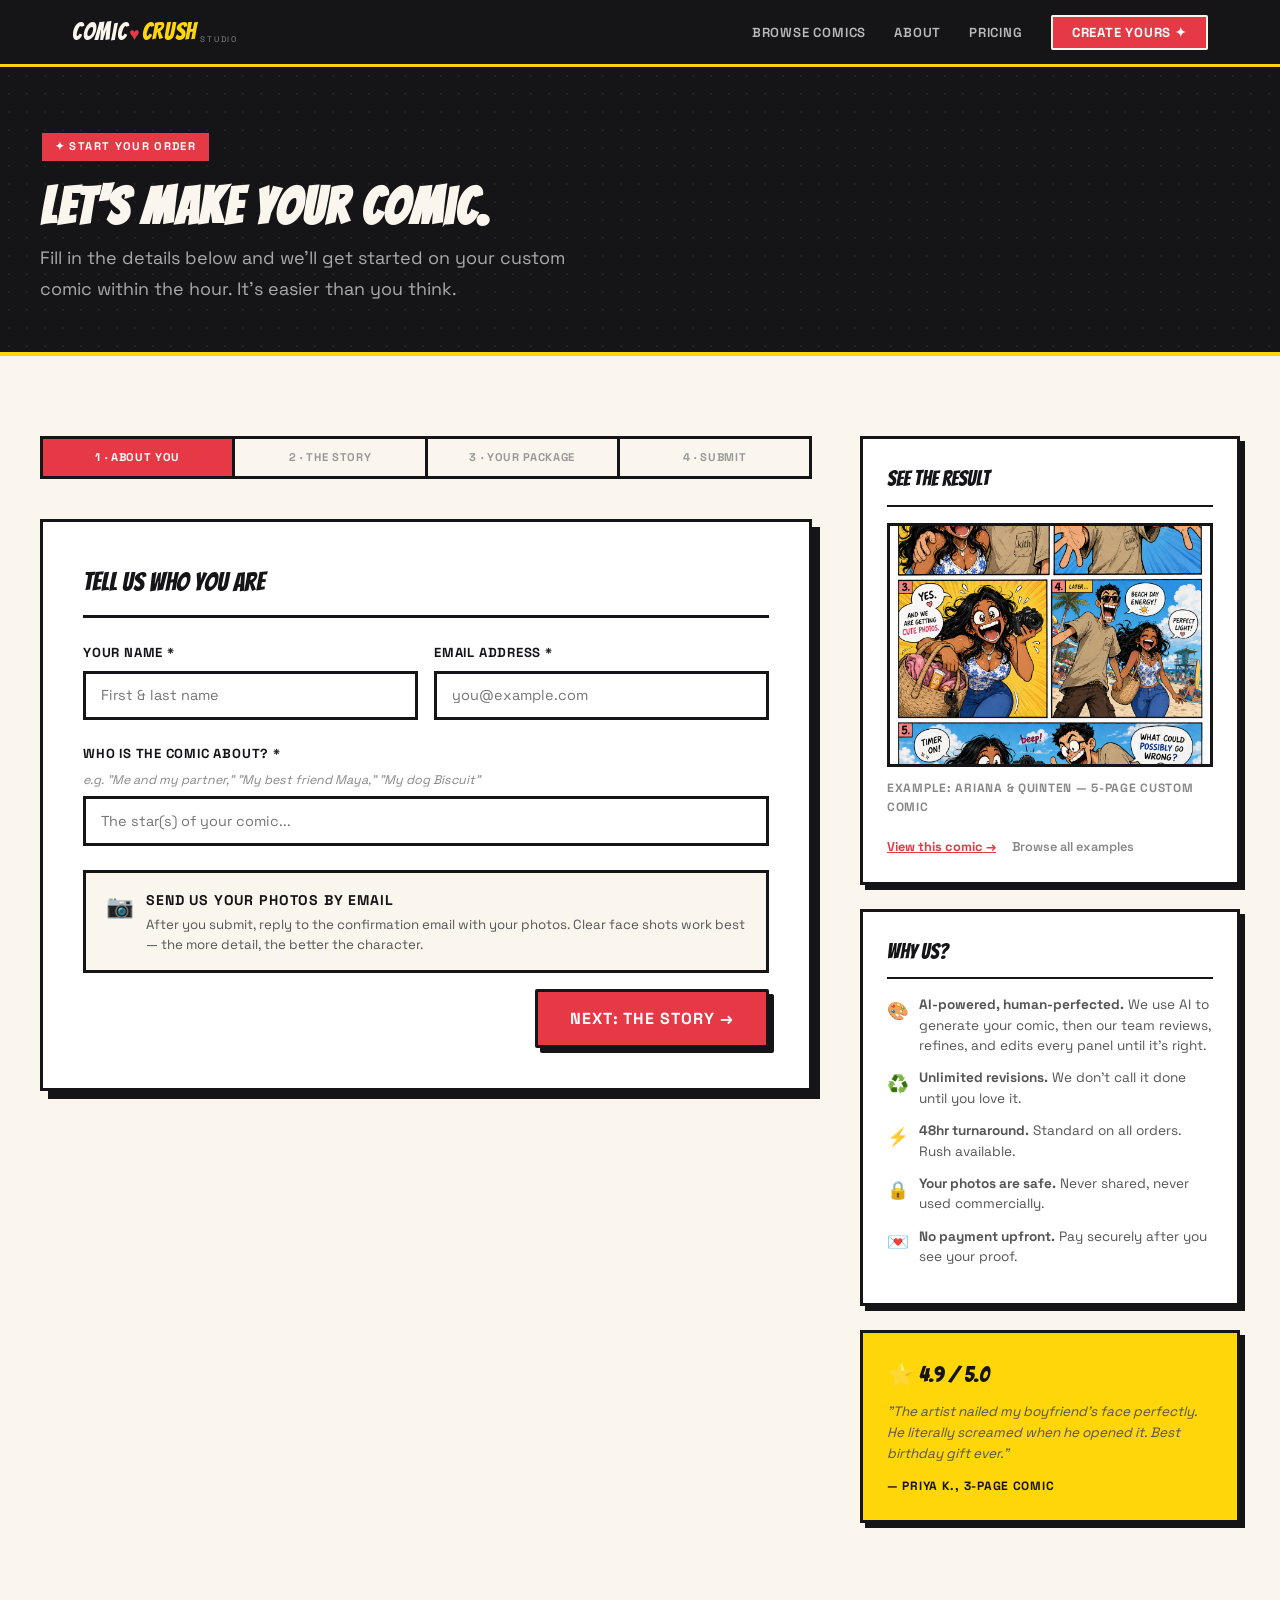
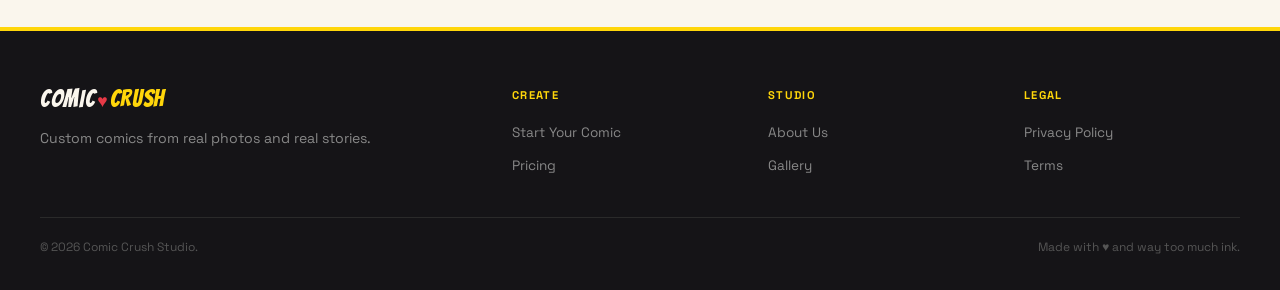
<file: create.html>
<!DOCTYPE html>
<html lang="en">
<head>
<meta charset="UTF-8">
<meta name="viewport" content="width=device-width, initial-scale=1.0">
<title>Create Your Comic — Comic Crush Studio</title>
<link rel="stylesheet" href="style.css">
<style>
.create-layout { display:grid; grid-template-columns:1fr 380px; gap:3rem; align-items:start; }
.form-card { background:white; border:3px solid var(--ink); box-shadow:var(--shadow-heavy); padding:2.5rem; }
.form-section-title { font-family:var(--font-display); font-size:1.6rem; margin-bottom:0.25rem; border-bottom:3px solid var(--ink); padding-bottom:0.75rem; margin-bottom:1.5rem; }
.form-row { display:grid; grid-template-columns:1fr 1fr; gap:1rem; }
.form-cols-3 { display:grid; grid-template-columns:repeat(3,1fr); gap:1rem; }
.sidebar-panel { background:white; border:3px solid var(--ink); box-shadow:var(--shadow-card); padding:1.5rem; margin-bottom:1.5rem; position:sticky; top:84px; }
.sidebar-panel-title { font-family:var(--font-display); font-size:1.3rem; margin-bottom:1rem; border-bottom:2px solid var(--ink); padding-bottom:0.5rem; }
.example-thumb { border:3px solid var(--ink); overflow:hidden; margin-bottom:0.75rem; aspect-ratio:4/3; }
.example-thumb img { width:100%; height:100%; object-fit:cover; }
.example-label { font-size:0.75rem; font-weight:700; text-transform:uppercase; letter-spacing:0.06em; color:#888; margin-bottom:1.25rem; }
.trust-item { display:flex; align-items:flex-start; gap:0.6rem; margin-bottom:0.75rem; font-size:0.85rem; }
.trust-icon { font-size:1.1rem; flex-shrink:0; margin-top:0.1rem; }
.trust-text { line-height:1.5; color:#555; }
.step-pills { display:flex; gap:0; margin-bottom:2.5rem; border:3px solid var(--ink); overflow:hidden; }
.step-pill { flex:1; padding:0.6rem 0.5rem; text-align:center; font-size:0.7rem; font-weight:700; text-transform:uppercase; letter-spacing:0.06em; background:var(--cream); border-right:3px solid var(--ink); color:#999; cursor:pointer; transition:all 0.2s; }
.step-pill:last-child { border-right:none; }
.step-pill.active { background:var(--red); color:white; }
.step-pill.done { background:var(--yellow); color:var(--ink); }
.form-step { display:none; }
.form-step.active { display:block; }
.submit-section { background:var(--ink); border:3px solid var(--ink); padding:2rem; margin-top:0.5rem; }
.submit-note { font-size:0.8rem; color:#aaa; line-height:1.6; margin-top:1rem; }
.package-cards { display:grid; grid-template-columns:repeat(3,1fr); gap:0.75rem; }
.package-card { border:3px solid var(--ink); padding:1rem; cursor:pointer; transition:all 0.15s; background:var(--cream); }
.package-card:hover { background:var(--cream-dark); }
.package-card.selected { background:var(--red); color:white; box-shadow:3px 3px 0 var(--ink); }
.package-card.selected .pkg-price { color:var(--yellow); }
.pkg-name { font-family:var(--font-display); font-size:1.1rem; margin-bottom:0.15rem; line-height:1; }
.pkg-pages { font-size:0.68rem; text-transform:uppercase; letter-spacing:0.07em; color:#888; margin-bottom:0.35rem; font-weight:600; }
.package-card.selected .pkg-pages { color:rgba(255,255,255,0.6); }
.pkg-price { font-family:var(--font-display); font-size:1.6rem; color:var(--red); }
.char-counter { font-size:0.72rem; color:#aaa; text-align:right; margin-top:0.25rem; }
label.upload-zone { display:flex !important; flex-direction:column; align-items:center; justify-content:center; min-height:160px; width:100%; position:relative; overflow:hidden; border:3px dashed var(--ink); background:var(--cream); cursor:pointer; transition:background 0.2s; padding:0; box-sizing:border-box; }
label.upload-zone:hover { background:var(--cream-dark); border-style:solid; }

@media(max-width:960px){ .create-layout{grid-template-columns:1fr} .sidebar-panel{position:static} }
@media(max-width:600px){ .form-row,.package-cards{grid-template-columns:1fr} .form-cols-3{grid-template-columns:1fr 1fr} }
</style>
</head>
<body>

<nav class="nav">
  <div class="nav-inner">
    <a href="index.html"><div class="logo-wordmark"><span class="logo-comic">COMIC</span><span class="logo-heart">♥</span><span class="logo-crush">CRUSH</span><span class="logo-studio">STUDIO</span></div></a>
    <ul class="nav-links">
      <li><a href="browse.html">Browse Comics</a></li>
      <li><a href="about.html">About</a></li>
      <li><a href="index.html#pricing">Pricing</a></li>
      <li><a href="create.html" class="nav-cta">Create Yours ✦</a></li>
    </ul>
    <button class="nav-menu-btn" onclick="document.getElementById('mm').style.display=document.getElementById('mm').style.display==='block'?'none':'block'" aria-label="Menu">
      <svg width="22" height="16" viewBox="0 0 22 16"><rect y="0" width="22" height="2.5" fill="#faf6ed"/><rect y="6.5" width="22" height="2.5" fill="#faf6ed"/><rect y="13" width="22" height="2.5" fill="#faf6ed"/></svg>
    </button>
  </div>
  <div class="nav-mobile-menu" id="mm" style="display:none">
    <a href="browse.html">Browse Comics</a><a href="about.html">About</a>
    <a href="index.html#pricing">Pricing</a><a href="create.html" style="color:var(--yellow)!important">✦ Create Yours</a>
  </div>
</nav>

<!-- PAGE HERO -->
<div class="page-hero">
  <div class="container" style="position:relative;z-index:1">
    <div class="section-label red">✦ Start Your Order</div>
    <h1 class="section-heading text-cream" style="max-width:20ch">Let's make your comic.</h1>
    <p class="subheading mt-xs" style="color:#aaa;max-width:50ch">Fill in the details below and we'll get started on your custom comic within the hour. It's easier than you think.</p>
  </div>
</div>

<section class="section">
  <div class="container">
    <div class="create-layout">

      <!-- MAIN FORM -->
      <div>
        <!-- Step pills -->
        <div class="step-pills">
          <div class="step-pill active" id="pill-1" onclick="goStep(1)">1 · About You</div>
          <div class="step-pill" id="pill-2" onclick="goStep(2)">2 · The Story</div>
          <div class="step-pill" id="pill-3" onclick="goStep(3)">3 · Your Package</div>
          <div class="step-pill" id="pill-4" onclick="goStep(4)">4 · Submit</div>
        </div>

        <!-- STEP 1: About You -->
        <div class="form-step active form-card" id="step-1">
          <div class="form-section-title">Tell us who you are</div>
          <div class="form-row">
            <div class="form-group">
              <label class="form-label">Your Name *</label>
              <input class="form-input" type="text" id="customerName" placeholder="First & last name">
            </div>
            <div class="form-group">
              <label class="form-label">Email Address *</label>
              <input class="form-input" type="email" id="customerEmail" placeholder="you@example.com">
            </div>
          </div>
          <div class="form-group">
            <label class="form-label">Who is the comic about? *</label>
            <p class="form-hint">e.g. "Me and my partner," "My best friend Maya," "My dog Biscuit"</p>
            <input class="form-input" type="text" id="characters" placeholder="The star(s) of your comic...">
          </div>

          <div style="background:var(--cream);border:3px solid var(--ink);padding:1rem 1.25rem;margin-top:1.5rem;display:flex;align-items:flex-start;gap:0.75rem">
            <span style="font-size:1.4rem;flex-shrink:0">📷</span>
            <div>
              <div style="font-weight:700;font-size:0.88rem;text-transform:uppercase;letter-spacing:0.06em;margin-bottom:0.2rem">Send us your photos by email</div>
              <div style="font-size:0.83rem;color:#555;line-height:1.5">After you submit, reply to the confirmation email with your photos. Clear face shots work best — the more detail, the better the character.</div>
            </div>
          </div>
          <div class="d-flex" style="justify-content:flex-end;margin-top:1rem">
            <button class="btn btn-primary btn-lg" onclick="goStep(2)">Next: The Story →</button>
          </div>
        </div>

        <!-- STEP 2: The Story -->
        <div class="form-step form-card" id="step-2">
          <div class="form-section-title">Tell us your story</div>
          <div class="form-group">
            <label class="form-label">Story Idea *</label>
            <p class="form-hint">Example: "Ariana and Quinten go on a chaotic beach date and end up taking the perfect sunset photo despite everything going wrong."</p>
            <textarea class="form-textarea" style="min-height:140px" id="storyField" maxlength="600" oninput="updateCounter(this,'storyCnt')" placeholder="Describe your scenario, moment, or idea. The funnier and more specific, the better..."></textarea>
            <div class="char-counter"><span id="storyCnt">0</span>/600 characters</div>
          </div>

          <div class="form-group">
            <label class="form-label">Tone / Vibe *</label>
            <p class="form-hint">Pick as many as feel right.</p>
            <div class="chip-group" id="vibeChips">
              <div class="chip" onclick="toggleChip(this)">😂 Funny</div>
              <div class="chip" onclick="toggleChip(this)">💕 Romantic</div>
              <div class="chip" onclick="toggleChip(this)">⚡ Action-Packed</div>
              <div class="chip" onclick="toggleChip(this)">🌸 Wholesome</div>
              <div class="chip" onclick="toggleChip(this)">🔥 Chaotic</div>
              <div class="chip" onclick="toggleChip(this)">🥰 Cute</div>
              <div class="chip" onclick="toggleChip(this)">🗺 Adventure</div>
              <div class="chip" onclick="toggleChip(this)">😤 Dramatic</div>
            </div>
          </div>

          <div class="form-group">
            <label class="form-label">Occasion</label>
            <div class="chip-group" id="occasionChips">
              <div class="chip" onclick="toggleChip(this)">🎁 Gift</div>
              <div class="chip" onclick="toggleChip(this)">💍 Anniversary</div>
              <div class="chip" onclick="toggleChip(this)">🎂 Birthday</div>
              <div class="chip" onclick="toggleChip(this)">😄 Just for Fun</div>
              <div class="chip" onclick="toggleChip(this)">👨‍👩‍👧 Family Memory</div>
              <div class="chip" onclick="toggleChip(this)">💑 Couple Story</div>
              <div class="chip" onclick="toggleChip(this)">🐾 Pet Comic</div>
            </div>
          </div>

          <div class="form-group">
            <label class="form-label">Extra Notes <span style="font-weight:400;text-transform:none;letter-spacing:0;color:#888;font-size:0.78rem">— optional</span></label>
            <p class="form-hint">Anything else we should know — specific dialogue, inside jokes, a key visual moment.</p>
            <textarea class="form-textarea" id="notesField" maxlength="400" oninput="updateCounter(this,'notesCnt')" placeholder="Any extra details, references, or requests..."></textarea>
            <div class="char-counter"><span id="notesCnt">0</span>/400</div>
          </div>

          <div class="d-flex flex-wrap gap-sm" style="justify-content:space-between;margin-top:1rem;align-items:center">
            <button class="btn btn-outline" onclick="goStep(1)">← Back</button>
            <button class="btn btn-primary btn-lg" onclick="goStep(3)">Next: Choose Package →</button>
          </div>
        </div>

        <!-- STEP 3: Package -->
        <div class="form-step form-card" id="step-3">
          <div class="form-section-title">Choose your package</div>
          <div class="package-cards" id="packageCards">
            <div class="package-card" onclick="selectPkg(this)">
              <div class="pkg-name">Single Page</div>
              <div class="pkg-pages">1 page · 4–6 panels</div>
              <div class="pkg-price">$15</div>
            </div>
            <div class="package-card" onclick="selectPkg(this)">
              <div class="pkg-name">Comic Strip</div>
              <div class="pkg-pages">3 panels · strip</div>
              <div class="pkg-price">$19</div>
            </div>
            <div class="package-card selected" onclick="selectPkg(this)">
              <div class="pkg-name">3-Page Comic</div>
              <div class="pkg-pages">3 pages · most popular</div>
              <div class="pkg-price">$39</div>
            </div>
            <div class="package-card" onclick="selectPkg(this)">
              <div class="pkg-name">6-Page Comic</div>
              <div class="pkg-pages">6 pages + cover</div>
              <div class="pkg-price">$69</div>
            </div>
            <div class="package-card" onclick="selectPkg(this)">
              <div class="pkg-name">Full Custom</div>
              <div class="pkg-pages">8+ pages · anything</div>
              <div class="pkg-price">$129+</div>
            </div>
          </div>

          <div class="form-row mt-md">
            <div class="form-group">
              <label class="form-label">Deadline / Needed By</label>
              <input class="form-input" type="date" id="deadlineDate" min="">
            </div>
            <div class="form-group">
              <label class="form-label">Budget (if custom)</label>
              <select class="form-select" id="budgetSelect">
                <option value="">Select a range</option>
                <option>Under $50</option>
                <option>$50–$100</option>
                <option>$100–$200</option>
                <option>$200–$400</option>
                <option>$400+ (no limit, let's go)</option>
              </select>
            </div>
          </div>

          <div class="d-flex flex-wrap gap-sm" style="justify-content:space-between;margin-top:1rem;align-items:center">
            <button class="btn btn-outline" onclick="goStep(2)">← Back</button>
            <button class="btn btn-primary btn-lg" onclick="goStep(4)">Next: Submit →</button>
          </div>
        </div>

        <!-- STEP 4: Submit -->
        <div class="form-step" id="step-4">
          <div class="form-card">
            <div class="form-section-title">Almost there — review &amp; submit</div>
            <div style="background:var(--cream);border:3px solid var(--ink);padding:1.25rem;margin-bottom:1.5rem">
              <div style="font-size:0.8rem;font-weight:700;text-transform:uppercase;letter-spacing:0.08em;margin-bottom:0.75rem;color:#888">Order Summary</div>
              <div id="orderSummary" style="font-size:0.9rem;line-height:1.8;color:#555">
                <div>📦 Package: <strong>3-Page Comic — $39</strong></div>
                <div>📷 Photos: <strong>To be uploaded</strong></div>
                <div>⚡ Turnaround: <strong>48 hours standard</strong></div>
              </div>
            </div>
            <div class="form-group">
              <label style="display:flex;align-items:flex-start;gap:0.75rem;cursor:pointer">
                <input type="checkbox" style="margin-top:3px;width:18px;height:18px;flex-shrink:0;cursor:pointer" id="photoConsent">
                <span style="font-size:0.88rem;line-height:1.5;color:#555">I confirm that I own or have permission to use the photos I'm submitting, and I agree to the <a href="#" style="color:var(--red);font-weight:700">Terms of Service</a>.</span>
              </label>
            </div>
          </div>

          <div class="submit-section">
            <h3 style="font-family:var(--font-display);font-size:1.8rem;color:var(--cream);margin-bottom:0.5rem">Your comic is one click away.</h3>
            <p style="color:#aaa;font-size:0.88rem;margin-bottom:1.5rem">After you submit, we'll confirm your order by email within 2 hours and get started immediately.</p>
            <button class="btn btn-secondary btn-lg" id="submitBtn" style="width:100%;justify-content:center;font-size:1.1rem" onclick="submitForm()">Submit My Comic Order ✦</button>
            <p class="submit-note">✦ No payment required upfront — we'll send a secure payment link with your proof.<br>✦ <strong style="color:var(--yellow)">Reply to the confirmation email with your photos</strong> — we'll request them if you forget.<br>✦ Revisions are unlimited. We don't close your order until you love it.</p>
          </div>

          <div style="margin-top:1rem">
            <button class="btn btn-outline" onclick="goStep(3)">← Back to Package</button>
          </div>
        </div>
      </div>

      <!-- SIDEBAR -->
      <div>
        <div class="sidebar-panel">
          <div class="sidebar-panel-title">See the result</div>
          <div class="example-thumb">
            <img src="AI%20Comics/beach/Page%201.png" alt="Example comic">
          </div>
          <div class="example-label">Example: Ariana &amp; Quinten — 5-page custom comic</div>
          <div class="d-flex flex-wrap gap-sm">
            <a href="detail.html" style="font-size:0.8rem;color:var(--red);font-weight:700;text-decoration:underline">View this comic →</a>
            <a href="browse.html" style="font-size:0.8rem;color:#888;font-weight:600">Browse all examples</a>
          </div>
        </div>

        <div class="sidebar-panel">
          <div class="sidebar-panel-title">Why us?</div>
          <div class="trust-item"><span class="trust-icon">🎨</span><span class="trust-text"><strong>AI-powered, human-perfected.</strong> We use AI to generate your comic, then our team reviews, refines, and edits every panel until it's right.</span></div>
          <div class="trust-item"><span class="trust-icon">♻️</span><span class="trust-text"><strong>Unlimited revisions.</strong> We don't call it done until you love it.</span></div>
          <div class="trust-item"><span class="trust-icon">⚡</span><span class="trust-text"><strong>48hr turnaround.</strong> Standard on all orders. Rush available.</span></div>
          <div class="trust-item"><span class="trust-icon">🔒</span><span class="trust-text"><strong>Your photos are safe.</strong> Never shared, never used commercially.</span></div>
          <div class="trust-item"><span class="trust-icon">💌</span><span class="trust-text"><strong>No payment upfront.</strong> Pay securely after you see your proof.</span></div>
        </div>

        <div class="sidebar-panel" style="background:var(--yellow);border-color:var(--ink)">
          <div style="font-family:var(--font-display);font-size:1.4rem;margin-bottom:0.5rem">⭐ 4.9 / 5.0</div>
          <p style="font-size:0.85rem;line-height:1.55;color:#555;font-style:italic">"The artist nailed my boyfriend's face perfectly. He literally screamed when he opened it. Best birthday gift ever."</p>
          <div style="font-size:0.75rem;font-weight:700;margin-top:0.75rem;text-transform:uppercase;letter-spacing:0.06em">— Priya K., 3-Page Comic</div>
        </div>
      </div>

    </div>
  </div>
</section>

<!-- SUCCESS MODAL -->
<div id="successModal" style="display:none;position:fixed;inset:0;background:rgba(0,0,0,0.7);z-index:999;align-items:center;justify-content:center">
  <div style="background:white;border:4px solid var(--ink);box-shadow:10px 10px 0 var(--ink);max-width:520px;width:90%;padding:2.5rem;text-align:center;position:relative">
    <div style="font-size:3.5rem;margin-bottom:0.75rem">🎉</div>
    <h2 style="font-family:var(--font-display);font-size:2.5rem;margin-bottom:0.5rem">Order Received!</h2>
    <p style="color:#555;font-size:0.95rem;line-height:1.7;margin-bottom:1.5rem">We've got your story. Our artists are on it — expect a confirmation email within 2 hours and your first proof within 48 hours.</p>
    <a href="browse.html" class="btn btn-primary btn-lg" style="margin-right:0.75rem">Browse More Comics</a>
    <a href="index.html" class="btn btn-outline btn-lg">Back to Home</a>
  </div>
</div>

<footer class="footer">
  <div class="footer-inner">
    <div class="footer-grid">
      <div><div class="logo-wordmark mb-sm"><span class="logo-comic">COMIC</span><span class="logo-heart">♥</span><span class="logo-crush">CRUSH</span></div><p class="footer-tagline">Custom comics from real photos and real stories.</p></div>
      <div><div class="footer-col-title">Create</div><ul class="footer-links"><li><a href="create.html">Start Your Comic</a></li><li><a href="index.html#pricing">Pricing</a></li></ul></div>
      <div><div class="footer-col-title">Studio</div><ul class="footer-links"><li><a href="about.html">About Us</a></li><li><a href="browse.html">Gallery</a></li></ul></div>
      <div><div class="footer-col-title">Legal</div><ul class="footer-links"><li><a href="#">Privacy Policy</a></li><li><a href="#">Terms</a></li></ul></div>
    </div>
    <div class="footer-bottom"><span>© 2026 Comic Crush Studio.</span><span>Made with ♥ and way too much ink.</span></div>
  </div>
</footer>

<script>
let currentStep = 1;
function goStep(n) {
  document.getElementById('step-'+currentStep).classList.remove('active');
  document.getElementById('pill-'+currentStep).classList.remove('active');
  if(n > currentStep) document.getElementById('pill-'+currentStep).classList.add('done');
  else document.getElementById('pill-'+currentStep).classList.remove('done');
  currentStep = n;
  document.getElementById('step-'+n).classList.add('active');
  document.getElementById('pill-'+n).classList.add('active');
  window.scrollTo({top:0,behavior:'smooth'});
}
function toggleChip(el){ el.classList.toggle('selected'); }
function selectPkg(el){ document.querySelectorAll('.package-card').forEach(c=>c.classList.remove('selected')); el.classList.add('selected'); }
function updateCounter(el, id){ document.getElementById(id).textContent = el.value.length; }
async function submitForm() {
  if (!document.getElementById('photoConsent').checked) {
    alert('Please confirm you have permission to use the photos.');
    return;
  }

  const btn = document.getElementById('submitBtn');
  btn.disabled = true;
  btn.textContent = 'Sending…';

  const data = new FormData();
  data.append('name',       document.getElementById('customerName').value);
  data.append('email',      document.getElementById('customerEmail').value);
  data.append('characters', document.getElementById('characters').value);
  data.append('story',      document.getElementById('storyField').value);
  data.append('notes',      document.getElementById('notesField').value);
  data.append('deadline',   document.getElementById('deadlineDate').value);
  data.append('budget',     document.getElementById('budgetSelect').value);

  const vibes = [...document.querySelectorAll('#vibeChips .chip.selected')]
    .map(c => c.textContent.trim()).join(', ');
  data.append('vibes', vibes || 'None selected');

  const occasion = [...document.querySelectorAll('#occasionChips .chip.selected')]
    .map(c => c.textContent.trim()).join(', ');
  data.append('occasion', occasion || 'None selected');

  const pkg = document.querySelector('.package-card.selected');
  data.append('package', pkg
    ? pkg.querySelector('.pkg-name').textContent + ' — ' + pkg.querySelector('.pkg-price').textContent
    : 'None selected');

  data.append('photos_note', 'Customer will send photos via email reply');

  try {
    const res = await fetch('https://formspree.io/f/xnjllgag', {
      method: 'POST',
      body: data,
      headers: { Accept: 'application/json' }
    });

    if (res.ok) {
      const modal = document.getElementById('successModal');
      modal.style.display = 'flex';
      modal.onclick = e => { if (e.target === modal) modal.style.display = 'none'; };
    } else {
      const json = await res.json().catch(() => ({}));
      const msg = json.errors ? json.errors.map(e => e.message).join(', ') : 'Submission failed. Please try again.';
      alert(msg);
      btn.disabled = false;
      btn.textContent = 'Submit My Comic Order ✦';
    }
  } catch {
    alert('Network error. Please try again.');
    btn.disabled = false;
    btn.textContent = 'Submit My Comic Order ✦';
  }
}
// Set min date for deadline
const dateInput = document.getElementById('deadlineDate');
if(dateInput){ const d = new Date(); d.setDate(d.getDate()+2); dateInput.min = d.toISOString().split('T')[0]; }
</script>
</body>
</html>
</file>
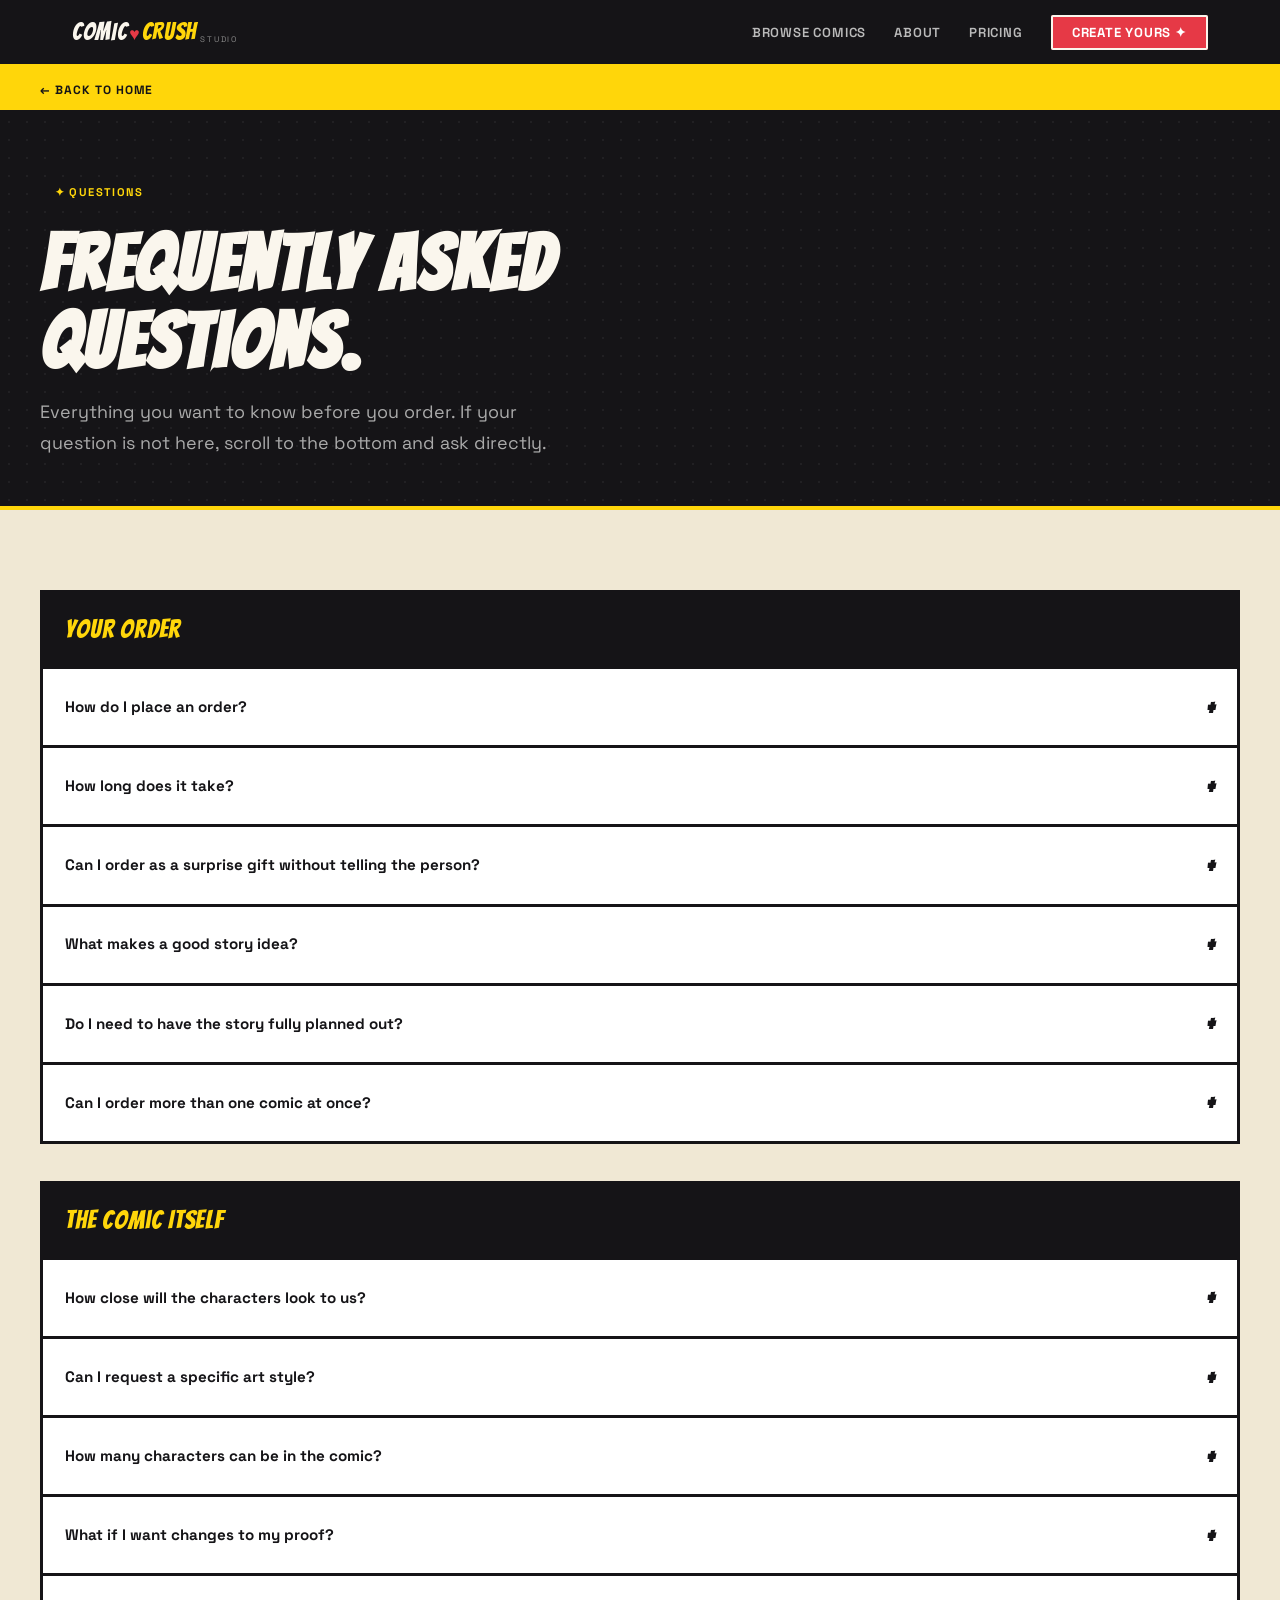
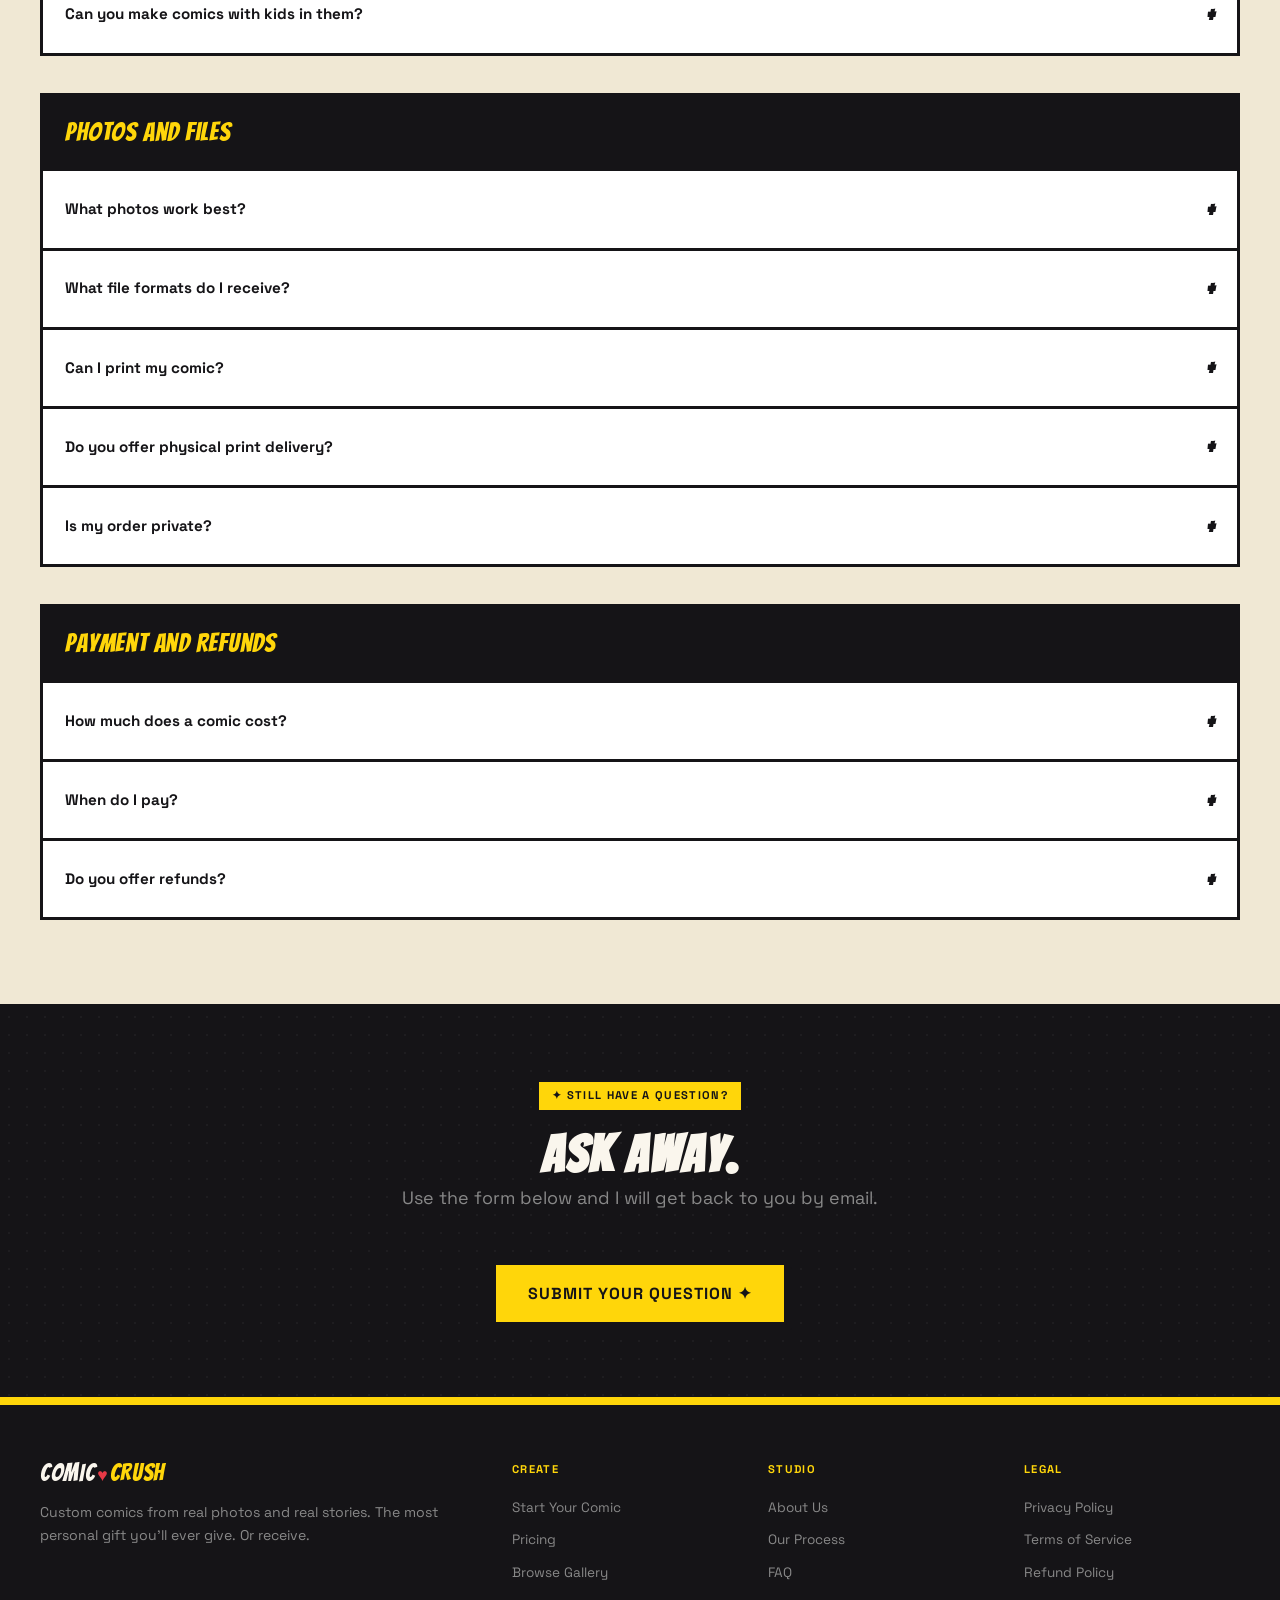
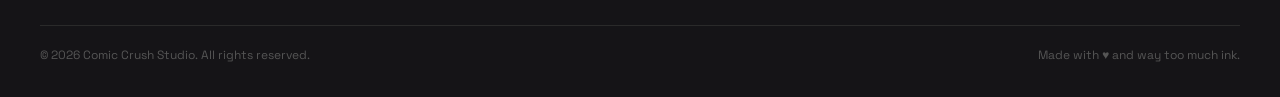
<file: faq.html>
<!DOCTYPE html>
<html lang="en">
<head>
<meta charset="UTF-8">
<meta name="viewport" content="width=device-width, initial-scale=1.0">
<title>FAQ -- Comic Crush Studio</title>
<link rel="stylesheet" href="style.css">
<style>
.faq-category { margin-bottom: 0.25rem; }
.faq-category-title { font-family:var(--font-display); font-size:1.6rem; padding:1rem 1.4rem; background:var(--ink); color:var(--yellow); border:3px solid var(--ink); border-bottom:none; letter-spacing:0.03em; }
.faq-category:last-child .faq-item:last-child { margin-bottom:0; }
.faq-group { border-top:none; }
@media(max-width:768px){ .faq-layout-grid{grid-template-columns:1fr!important} }
</style>
</head>
<body>

<nav class="nav">
  <div class="nav-inner">
    <a href="index.html"><div class="logo-wordmark"><span class="logo-comic">COMIC</span><span class="logo-heart">♥</span><span class="logo-crush">CRUSH</span><span class="logo-studio">STUDIO</span></div></a>
    <ul class="nav-links">
      <li><a href="browse.html">Browse Comics</a></li>
      <li><a href="about.html">About</a></li>
      <li><a href="index.html#pricing">Pricing</a></li>
      <li><a href="create.html" class="nav-cta">Create Yours ✦</a></li>
    </ul>
    <button class="nav-menu-btn" onclick="document.getElementById('mm').style.display=document.getElementById('mm').style.display==='block'?'none':'block'" aria-label="Menu">
      <svg width="22" height="16" viewBox="0 0 22 16"><rect y="0" width="22" height="2.5" fill="#faf6ed"/><rect y="6.5" width="22" height="2.5" fill="#faf6ed"/><rect y="13" width="22" height="2.5" fill="#faf6ed"/></svg>
    </button>
  </div>
  <div class="nav-mobile-menu" id="mm" style="display:none">
    <a href="browse.html">Browse Comics</a><a href="about.html">About</a>
    <a href="index.html#pricing">Pricing</a><a href="create.html" style="color:var(--yellow)!important">✦ Create Yours</a>
  </div>
</nav>

<div style="background:var(--yellow);border-bottom:3px solid var(--ink);padding:0.55rem 2rem">
  <div class="container"><a href="index.html" style="font-weight:800;font-size:0.75rem;text-transform:uppercase;letter-spacing:0.08em;color:var(--ink)">← Back to Home</a></div>
</div>

<div class="page-hero">
  <div class="container" style="position:relative;z-index:1">
    <div class="section-label dark mb-sm">✦ Questions</div>
    <h1 class="display-heading text-cream" style="max-width:14ch">Frequently asked questions.</h1>
    <p class="subheading mt-sm subheading-light" style="max-width:50ch">Everything you want to know before you order. If your question is not here, scroll to the bottom and ask directly.</p>
  </div>
</div>

<section class="section" style="background:var(--cream-dark);border-bottom:4px solid var(--ink)">
  <div class="container">

    <!-- YOUR ORDER -->
    <div class="faq-category">
      <div class="faq-category-title">Your Order</div>
      <div class="faq-group">
        <div class="faq-item">
          <div class="faq-question" onclick="toggleFaq(this)">How do I place an order? <span class="faq-icon">+</span></div>
          <div class="faq-answer">Fill out the order form on the Create page. It takes about 3 minutes. You tell me who is in the comic, what the story is, and what tone you want. Right after you submit, a confirmation email arrives. Reply to that email with your photos and we are off.</div>
        </div>
        <div class="faq-item">
          <div class="faq-question" onclick="toggleFaq(this)">How long does it take? <span class="faq-icon">+</span></div>
          <div class="faq-answer">Standard turnaround is 48 hours or less for most orders. Larger custom projects may take a little longer and I will let you know upfront if that is the case. Rush options are available too. Just mention it in the form or your confirmation email reply.</div>
        </div>
        <div class="faq-item">
          <div class="faq-question" onclick="toggleFaq(this)">Can I order as a surprise gift without telling the person? <span class="faq-icon">+</span></div>
          <div class="faq-answer">Yes, this is one of the best use cases. Flag it as a surprise in your order and I will keep all correspondence to your email only. The reaction when someone opens a comic of themselves is always worth it.</div>
        </div>
        <div class="faq-item">
          <div class="faq-question" onclick="toggleFaq(this)">What makes a good story idea? <span class="faq-icon">+</span></div>
          <div class="faq-answer">Anything with a real scenario. "My dog escapes the yard every single time I open the gate." "We tried to cook a romantic dinner and almost burned the kitchen down." "My dad thought he was fixing the car and made everything worse." Real moments with a clear sequence of events make the best comics. The more specific and funny the detail, the better.</div>
        </div>
        <div class="faq-item">
          <div class="faq-question" onclick="toggleFaq(this)">Do I need to have the story fully planned out? <span class="faq-icon">+</span></div>
          <div class="faq-answer">Not at all. A rough idea is enough to get started. Give me the characters, the general situation, and the feeling you want, and I will build the story arc from there. Most people are surprised by how much comes out of a single sentence of inspiration.</div>
        </div>
        <div class="faq-item">
          <div class="faq-question" onclick="toggleFaq(this)">Can I order more than one comic at once? <span class="faq-icon">+</span></div>
          <div class="faq-answer">Yes. Just submit a separate form for each one or mention it in your order notes and I will sort out the details with you. Bulk gift orders are also welcome.</div>
        </div>
      </div>
    </div>

    <!-- THE COMIC -->
    <div class="faq-category" style="margin-top:2.5rem">
      <div class="faq-category-title">The Comic Itself</div>
      <div class="faq-group">
        <div class="faq-item">
          <div class="faq-question" onclick="toggleFaq(this)">How close will the characters look to us? <span class="faq-icon">+</span></div>
          <div class="faq-answer">Very close. I use your actual photo as the reference and build the character from there, matching face shape, hairstyle, skin tone, and overall vibe. The more clear and detailed your reference photo, the more accurate the result. Sending multiple reference shots from different angles helps a lot.</div>
        </div>
        <div class="faq-item">
          <div class="faq-question" onclick="toggleFaq(this)">Can I request a specific art style? <span class="faq-icon">+</span></div>
          <div class="faq-answer">Yes. The order form lets you pick from available styles, and you can describe specific preferences in the notes. If you have a reference image or a particular look in mind, mention it and I will do my best to match it.</div>
        </div>
        <div class="faq-item">
          <div class="faq-question" onclick="toggleFaq(this)">How many characters can be in the comic? <span class="faq-icon">+</span></div>
          <div class="faq-answer">It depends on the package. The Single Page and Comic Strip tiers are built for 1 to 2 characters. The 3-Page Comic handles up to 3. The 6-Page handles up to 4. The Full Custom package can include as many as the story calls for. Pets count as characters and are always welcome.</div>
        </div>
        <div class="faq-item">
          <div class="faq-question" onclick="toggleFaq(this)">What if I want changes to my proof? <span class="faq-icon">+</span></div>
          <div class="faq-answer">Just reply to the proof email and tell me what to adjust. Revisions are unlimited. I work on your order until every panel looks right and you are genuinely happy with it. I do not consider an order done until you say it is.</div>
        </div>
        <div class="faq-item">
          <div class="faq-question" onclick="toggleFaq(this)">Can you make comics with kids in them? <span class="faq-icon">+</span></div>
          <div class="faq-answer">Yes. Family comics featuring kids are some of the most popular orders. Just include photos in your submission and note their ages and any personality details that would make the character more accurate.</div>
        </div>
      </div>
    </div>

    <!-- PHOTOS AND FILES -->
    <div class="faq-category" style="margin-top:2.5rem">
      <div class="faq-category-title">Photos and Files</div>
      <div class="faq-group">
        <div class="faq-item">
          <div class="faq-question" onclick="toggleFaq(this)">What photos work best? <span class="faq-icon">+</span></div>
          <div class="faq-answer">Clear, front-facing shots in decent lighting. The face should be fully visible with no heavy filters, sunglasses, or obstructions. You do not need professional photos. A sharp phone photo works perfectly. Sending two or three references from slightly different angles gives the best character accuracy.</div>
        </div>
        <div class="faq-item">
          <div class="faq-question" onclick="toggleFaq(this)">What file formats do I receive? <span class="faq-icon">+</span></div>
          <div class="faq-answer">Your final comic is delivered as high-resolution PNG and PDF files. Both are print-ready. PNG works great for sharing digitally or uploading to a print service. PDF is ideal for home printing or sending to a professional printer.</div>
        </div>
        <div class="faq-item">
          <div class="faq-question" onclick="toggleFaq(this)">Can I print my comic? <span class="faq-icon">+</span></div>
          <div class="faq-answer">Yes. All files are delivered at print resolution. You can print at home, upload to any online print service, or take them to a local print shop. Many customers frame their comics or have them printed as poster-size pieces.</div>
        </div>
        <div class="faq-item">
          <div class="faq-question" onclick="toggleFaq(this)">Do you offer physical print delivery? <span class="faq-icon">+</span></div>
          <div class="faq-answer">Not currently. All orders are delivered as digital files. You own the files and can print them anywhere you like, at any size.</div>
        </div>
        <div class="faq-item">
          <div class="faq-question" onclick="toggleFaq(this)">Is my order private? <span class="faq-icon">+</span></div>
          <div class="faq-answer">Yes. Your photos and story details are only used to create your comic. They are not shared publicly, sold, or used for any other purpose. See the Privacy Policy for full details.</div>
        </div>
      </div>
    </div>

    <!-- PAYMENT -->
    <div class="faq-category" style="margin-top:2.5rem">
      <div class="faq-category-title">Payment and Refunds</div>
      <div class="faq-group">
        <div class="faq-item">
          <div class="faq-question" onclick="toggleFaq(this)">How much does a comic cost? <span class="faq-icon">+</span></div>
          <div class="faq-answer">Prices start at $15 for a single-page comic and go up based on size and complexity. The most popular option is the 3-Page Comic at $39. Full pricing is on the home page under the Pricing section.</div>
        </div>
        <div class="faq-item">
          <div class="faq-question" onclick="toggleFaq(this)">When do I pay? <span class="faq-icon">+</span></div>
          <div class="faq-answer">After you have approved your proof. You do not pay anything upfront. Once you have reviewed the comic and are happy with it, I send a secure payment link. Payment is collected then and your final files follow immediately.</div>
        </div>
        <div class="faq-item">
          <div class="faq-question" onclick="toggleFaq(this)">Do you offer refunds? <span class="faq-icon">+</span></div>
          <div class="faq-answer">Refunds are not available after your files have been delivered. If you have not yet received your proof, contact me before work begins and I will sort it out. During the revision process, I work until you are happy before payment is ever collected, so there is very little risk on your end. See the Refund Policy for full details.</div>
        </div>
      </div>
    </div>

  </div>
</section>

<!-- ASK A QUESTION -->
<section style="background:var(--ink);border-bottom:4px solid var(--yellow);padding:4.5rem 2rem;position:relative;overflow:hidden">
  <div style="position:absolute;inset:0;background-image:radial-gradient(circle,rgba(255,255,255,0.04) 1px,transparent 1px);background-size:18px 18px;pointer-events:none"></div>
  <div class="container text-center" style="position:relative;z-index:1">
    <div class="section-label" style="margin:0 auto 1rem">✦ Still Have a Question?</div>
    <h2 class="section-heading text-cream" style="max-width:20ch;margin:0 auto">Ask away.</h2>
    <p class="subheading mt-sm" style="color:#888;margin:0 auto">Use the form below and I will get back to you by email.</p>
    <div class="mt-lg">
      <!-- Replace the href value below with your Notion form URL -->
      <a href="YOUR_NOTION_FORM_URL" target="_blank" rel="noopener" class="btn btn-secondary btn-lg">Submit Your Question ✦</a>
    </div>
  </div>
</section>

<footer class="footer">
  <div class="footer-inner">
    <div class="footer-grid">
      <div><div class="logo-wordmark mb-sm"><span class="logo-comic">COMIC</span><span class="logo-heart">♥</span><span class="logo-crush">CRUSH</span></div><p class="footer-tagline">Custom comics from real photos and real stories. The most personal gift you'll ever give. Or receive.</p></div>
      <div><div class="footer-col-title">Create</div><ul class="footer-links"><li><a href="create.html">Start Your Comic</a></li><li><a href="index.html#pricing">Pricing</a></li><li><a href="browse.html">Browse Gallery</a></li></ul></div>
      <div><div class="footer-col-title">Studio</div><ul class="footer-links"><li><a href="about.html">About Us</a></li><li><a href="process.html">Our Process</a></li><li><a href="faq.html">FAQ</a></li></ul></div>
      <div><div class="footer-col-title">Legal</div><ul class="footer-links"><li><a href="privacy.html">Privacy Policy</a></li><li><a href="terms.html">Terms of Service</a></li><li><a href="refund.html">Refund Policy</a></li></ul></div>
    </div>
    <div class="footer-bottom"><span>© 2026 Comic Crush Studio. All rights reserved.</span><span>Made with ♥ and way too much ink.</span></div>
  </div>
</footer>

<script>
function toggleFaq(el){
  const ans=el.nextElementSibling;
  const open=el.classList.contains('open');
  document.querySelectorAll('.faq-question.open').forEach(q=>{q.classList.remove('open');q.nextElementSibling.classList.remove('open');});
  if(!open){el.classList.add('open');ans.classList.add('open');}
}
</script>
</body>
</html>
</file>
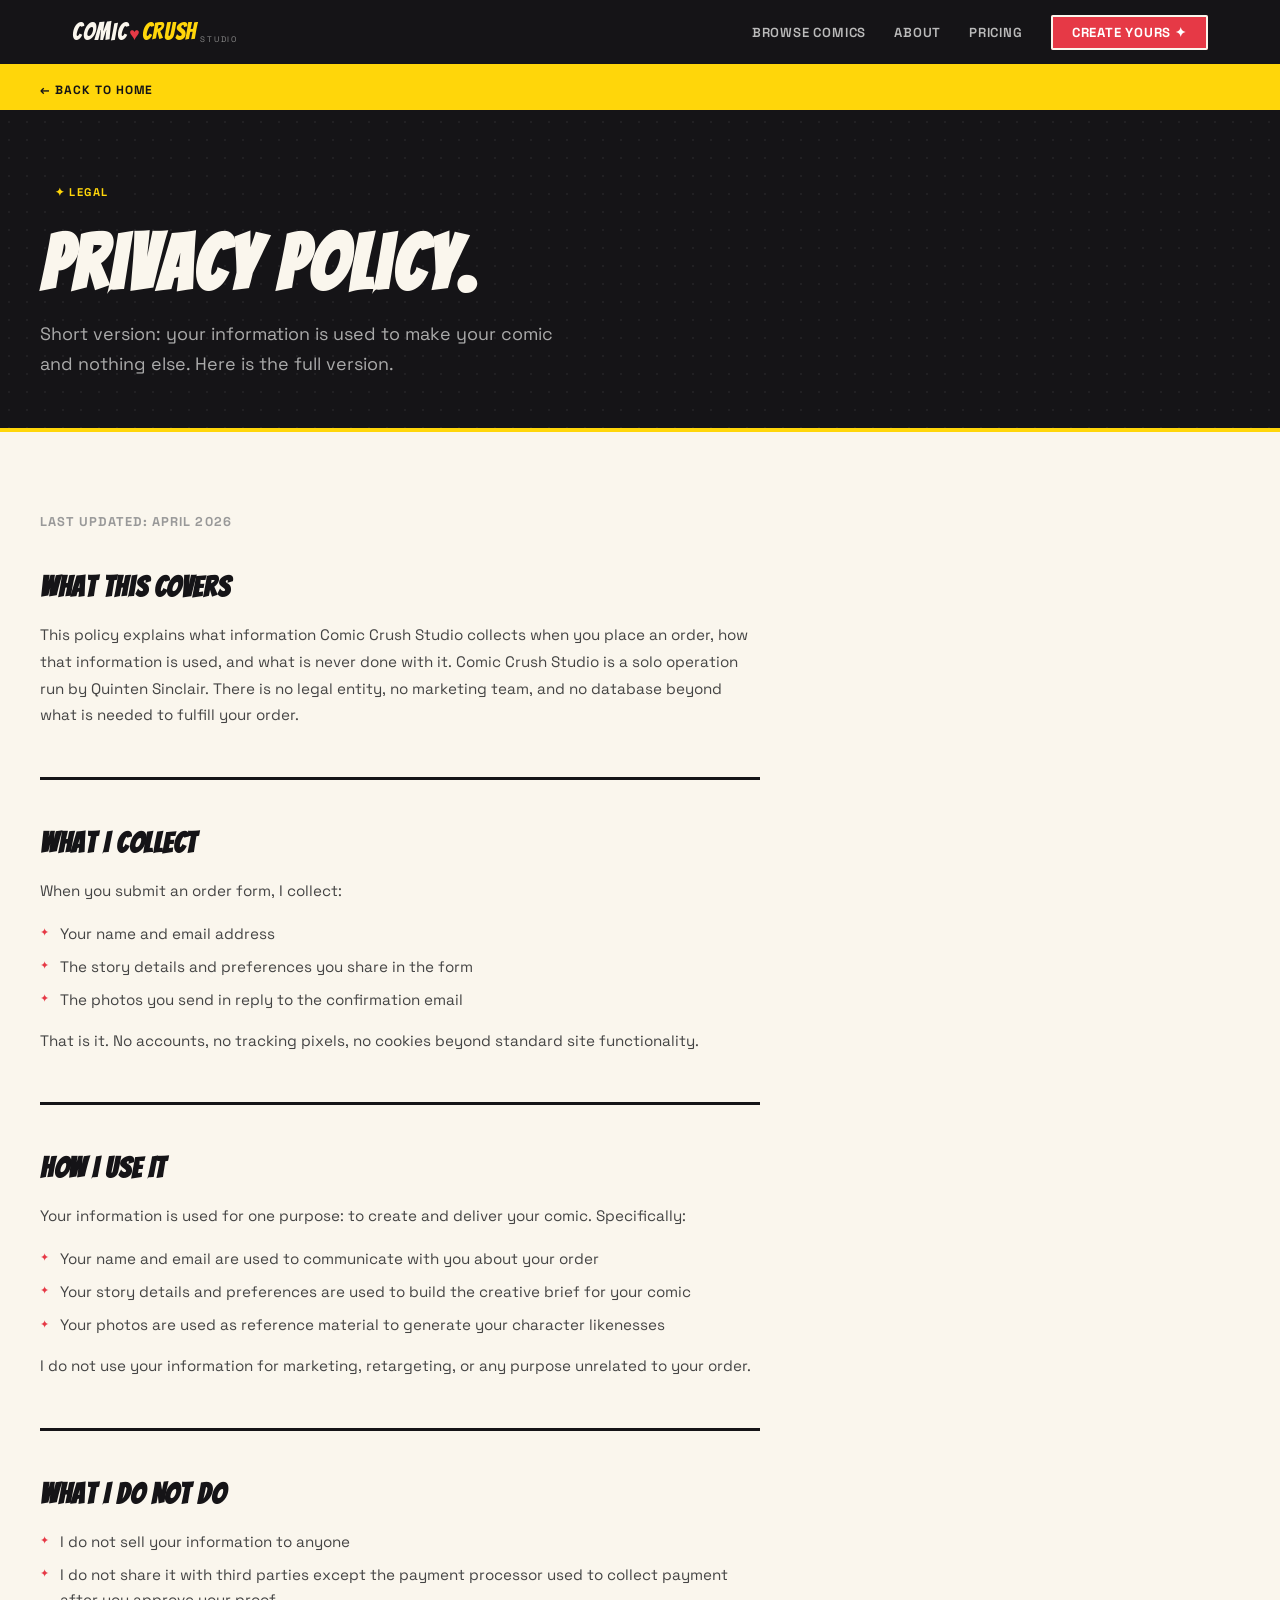
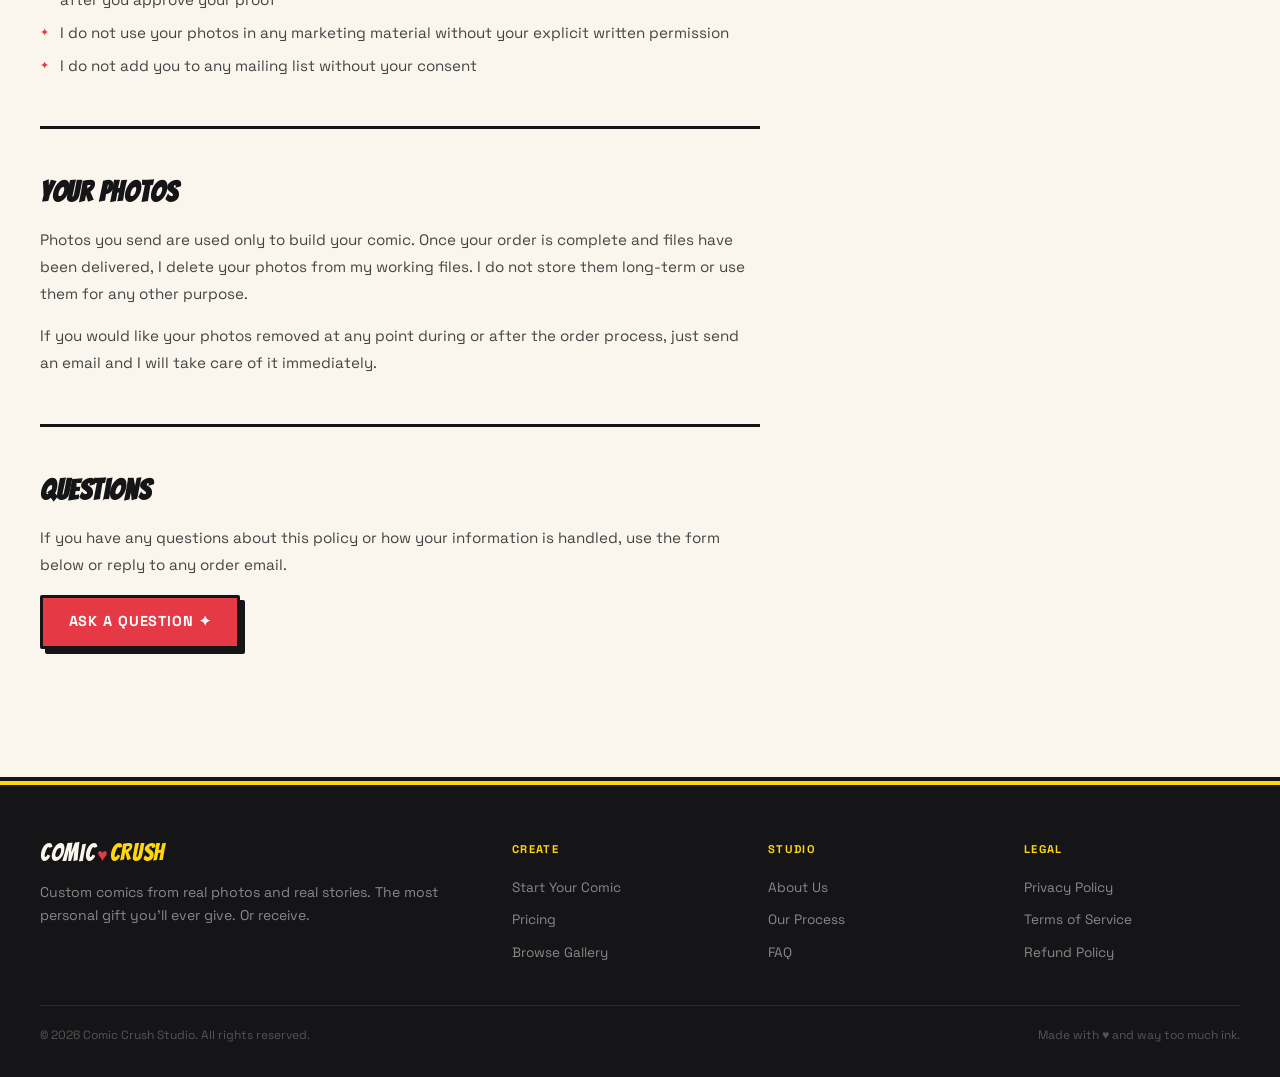
<file: privacy.html>
<!DOCTYPE html>
<html lang="en">
<head>
<meta charset="UTF-8">
<meta name="viewport" content="width=device-width, initial-scale=1.0">
<title>Privacy Policy -- Comic Crush Studio</title>
<link rel="stylesheet" href="style.css">
<style>
.legal-body { max-width:72ch; }
.legal-section { margin-bottom:3rem; }
.legal-h2 { font-family:var(--font-display); font-size:1.8rem; margin-bottom:0.75rem; letter-spacing:0.02em; }
.legal-p { font-size:0.95rem; line-height:1.75; color:#444; margin-bottom:1rem; }
.legal-list { list-style:none; margin:0.75rem 0 1rem; display:flex; flex-direction:column; gap:0.5rem; }
.legal-list li { font-size:0.95rem; line-height:1.65; color:#444; padding-left:1.25rem; position:relative; }
.legal-list li::before { content:'✦'; position:absolute; left:0; color:var(--red); font-size:0.7rem; top:0.15rem; }
.legal-divider { height:3px; background:var(--ink); margin:2.5rem 0; }
.legal-updated { font-size:0.8rem; text-transform:uppercase; letter-spacing:0.08em; color:#999; font-weight:700; margin-bottom:2rem; }
</style>
</head>
<body>

<nav class="nav">
  <div class="nav-inner">
    <a href="index.html"><div class="logo-wordmark"><span class="logo-comic">COMIC</span><span class="logo-heart">♥</span><span class="logo-crush">CRUSH</span><span class="logo-studio">STUDIO</span></div></a>
    <ul class="nav-links">
      <li><a href="browse.html">Browse Comics</a></li>
      <li><a href="about.html">About</a></li>
      <li><a href="index.html#pricing">Pricing</a></li>
      <li><a href="create.html" class="nav-cta">Create Yours ✦</a></li>
    </ul>
    <button class="nav-menu-btn" onclick="document.getElementById('mm').style.display=document.getElementById('mm').style.display==='block'?'none':'block'" aria-label="Menu">
      <svg width="22" height="16" viewBox="0 0 22 16"><rect y="0" width="22" height="2.5" fill="#faf6ed"/><rect y="6.5" width="22" height="2.5" fill="#faf6ed"/><rect y="13" width="22" height="2.5" fill="#faf6ed"/></svg>
    </button>
  </div>
  <div class="nav-mobile-menu" id="mm" style="display:none">
    <a href="browse.html">Browse Comics</a><a href="about.html">About</a>
    <a href="index.html#pricing">Pricing</a><a href="create.html" style="color:var(--yellow)!important">✦ Create Yours</a>
  </div>
</nav>

<div style="background:var(--yellow);border-bottom:3px solid var(--ink);padding:0.55rem 2rem">
  <div class="container"><a href="index.html" style="font-weight:800;font-size:0.75rem;text-transform:uppercase;letter-spacing:0.08em;color:var(--ink)">← Back to Home</a></div>
</div>

<div class="page-hero">
  <div class="container" style="position:relative;z-index:1">
    <div class="section-label dark mb-sm">✦ Legal</div>
    <h1 class="display-heading text-cream" style="max-width:16ch">Privacy Policy.</h1>
    <p class="subheading mt-sm subheading-light" style="max-width:50ch">Short version: your information is used to make your comic and nothing else. Here is the full version.</p>
  </div>
</div>

<section class="section" style="border-bottom:4px solid var(--ink)">
  <div class="container">
    <div class="legal-body">
      <div class="legal-updated">Last updated: April 2026</div>

      <div class="legal-section">
        <h2 class="legal-h2">What This Covers</h2>
        <p class="legal-p">This policy explains what information Comic Crush Studio collects when you place an order, how that information is used, and what is never done with it. Comic Crush Studio is a solo operation run by Quinten Sinclair. There is no legal entity, no marketing team, and no database beyond what is needed to fulfill your order.</p>
      </div>

      <div class="legal-divider"></div>

      <div class="legal-section">
        <h2 class="legal-h2">What I Collect</h2>
        <p class="legal-p">When you submit an order form, I collect:</p>
        <ul class="legal-list">
          <li>Your name and email address</li>
          <li>The story details and preferences you share in the form</li>
          <li>The photos you send in reply to the confirmation email</li>
        </ul>
        <p class="legal-p">That is it. No accounts, no tracking pixels, no cookies beyond standard site functionality.</p>
      </div>

      <div class="legal-divider"></div>

      <div class="legal-section">
        <h2 class="legal-h2">How I Use It</h2>
        <p class="legal-p">Your information is used for one purpose: to create and deliver your comic. Specifically:</p>
        <ul class="legal-list">
          <li>Your name and email are used to communicate with you about your order</li>
          <li>Your story details and preferences are used to build the creative brief for your comic</li>
          <li>Your photos are used as reference material to generate your character likenesses</li>
        </ul>
        <p class="legal-p">I do not use your information for marketing, retargeting, or any purpose unrelated to your order.</p>
      </div>

      <div class="legal-divider"></div>

      <div class="legal-section">
        <h2 class="legal-h2">What I Do Not Do</h2>
        <ul class="legal-list">
          <li>I do not sell your information to anyone</li>
          <li>I do not share it with third parties except the payment processor used to collect payment after you approve your proof</li>
          <li>I do not use your photos in any marketing material without your explicit written permission</li>
          <li>I do not add you to any mailing list without your consent</li>
        </ul>
      </div>

      <div class="legal-divider"></div>

      <div class="legal-section">
        <h2 class="legal-h2">Your Photos</h2>
        <p class="legal-p">Photos you send are used only to build your comic. Once your order is complete and files have been delivered, I delete your photos from my working files. I do not store them long-term or use them for any other purpose.</p>
        <p class="legal-p">If you would like your photos removed at any point during or after the order process, just send an email and I will take care of it immediately.</p>
      </div>

      <div class="legal-divider"></div>

      <div class="legal-section">
        <h2 class="legal-h2">Questions</h2>
        <p class="legal-p">If you have any questions about this policy or how your information is handled, use the form below or reply to any order email.</p>
        <div class="mt-sm">
          <!-- Replace the href value below with your Notion form URL -->
          <a href="YOUR_NOTION_FORM_URL" target="_blank" rel="noopener" class="btn btn-primary">Ask a Question ✦</a>
        </div>
      </div>

    </div>
  </div>
</section>

<footer class="footer">
  <div class="footer-inner">
    <div class="footer-grid">
      <div><div class="logo-wordmark mb-sm"><span class="logo-comic">COMIC</span><span class="logo-heart">♥</span><span class="logo-crush">CRUSH</span></div><p class="footer-tagline">Custom comics from real photos and real stories. The most personal gift you'll ever give. Or receive.</p></div>
      <div><div class="footer-col-title">Create</div><ul class="footer-links"><li><a href="create.html">Start Your Comic</a></li><li><a href="index.html#pricing">Pricing</a></li><li><a href="browse.html">Browse Gallery</a></li></ul></div>
      <div><div class="footer-col-title">Studio</div><ul class="footer-links"><li><a href="about.html">About Us</a></li><li><a href="process.html">Our Process</a></li><li><a href="faq.html">FAQ</a></li></ul></div>
      <div><div class="footer-col-title">Legal</div><ul class="footer-links"><li><a href="privacy.html">Privacy Policy</a></li><li><a href="terms.html">Terms of Service</a></li><li><a href="refund.html">Refund Policy</a></li></ul></div>
    </div>
    <div class="footer-bottom"><span>© 2026 Comic Crush Studio. All rights reserved.</span><span>Made with ♥ and way too much ink.</span></div>
  </div>
</footer>

</body>
</html>
</file>
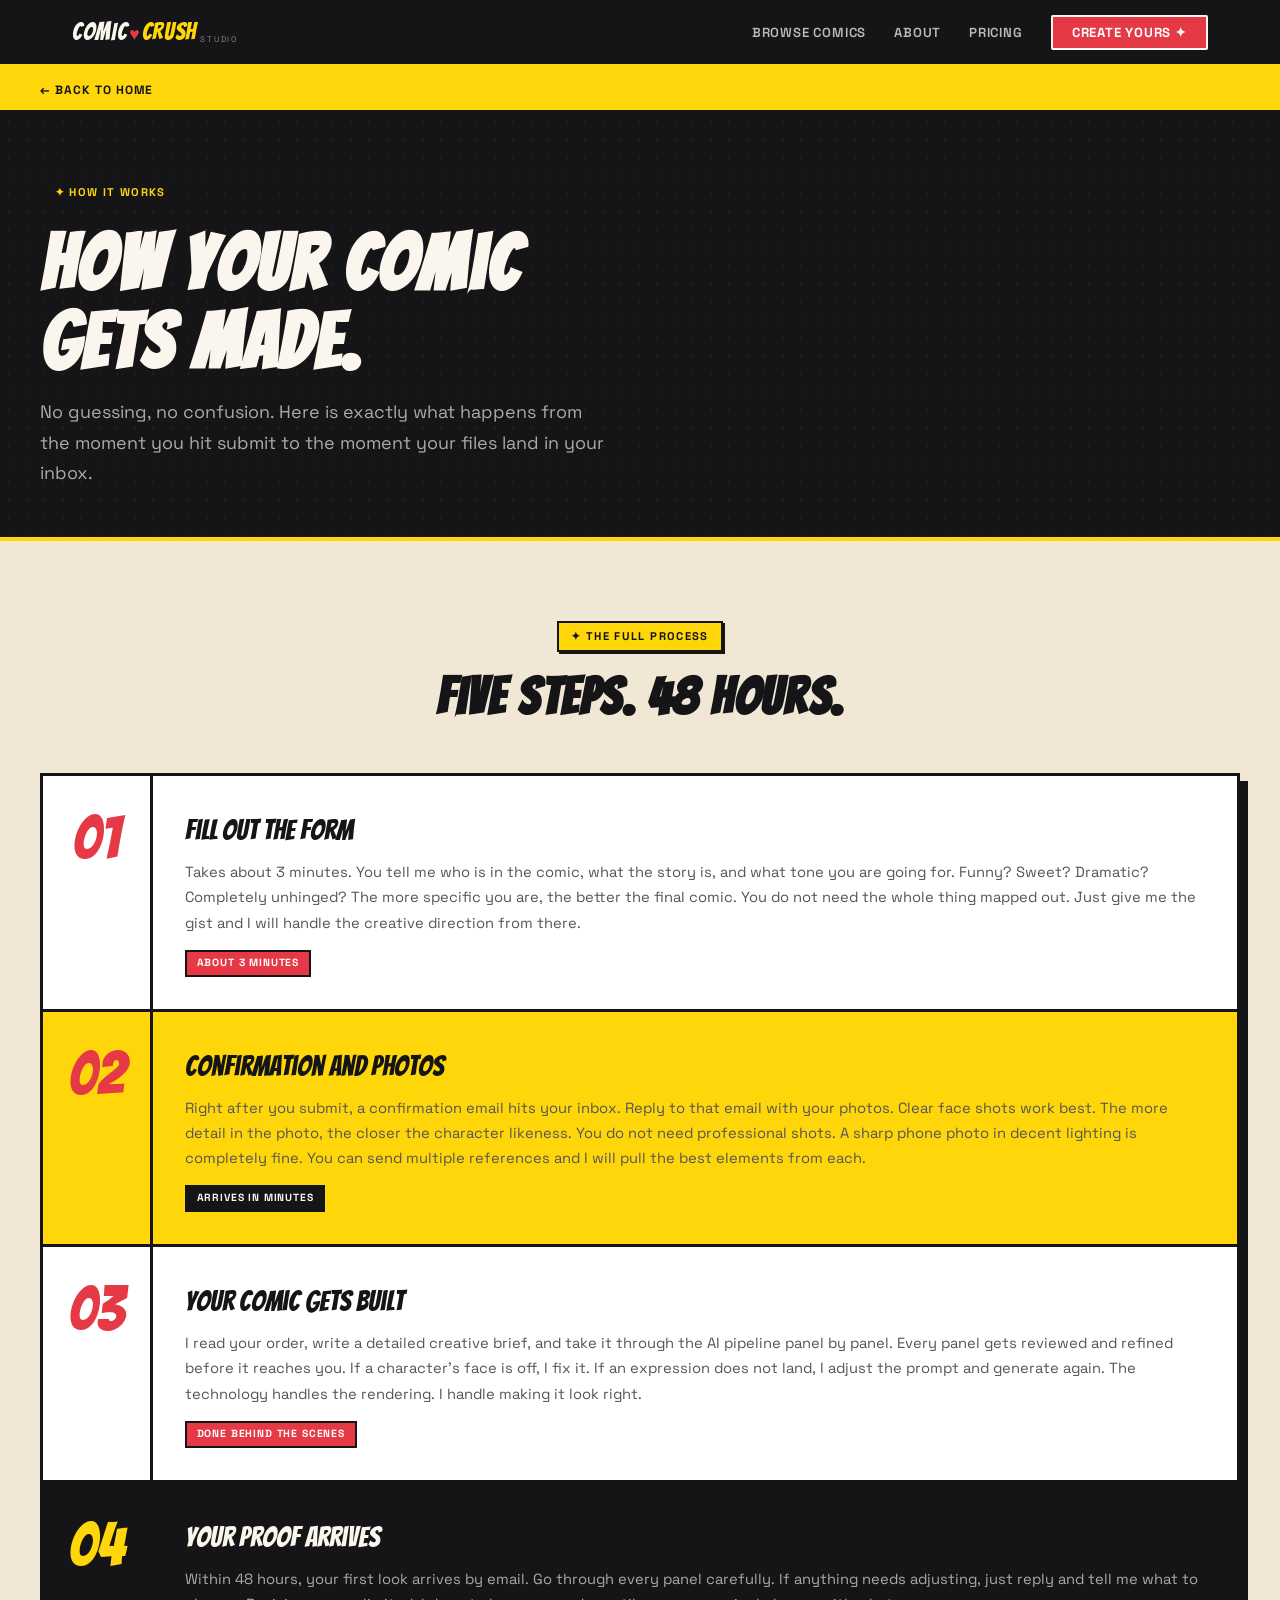
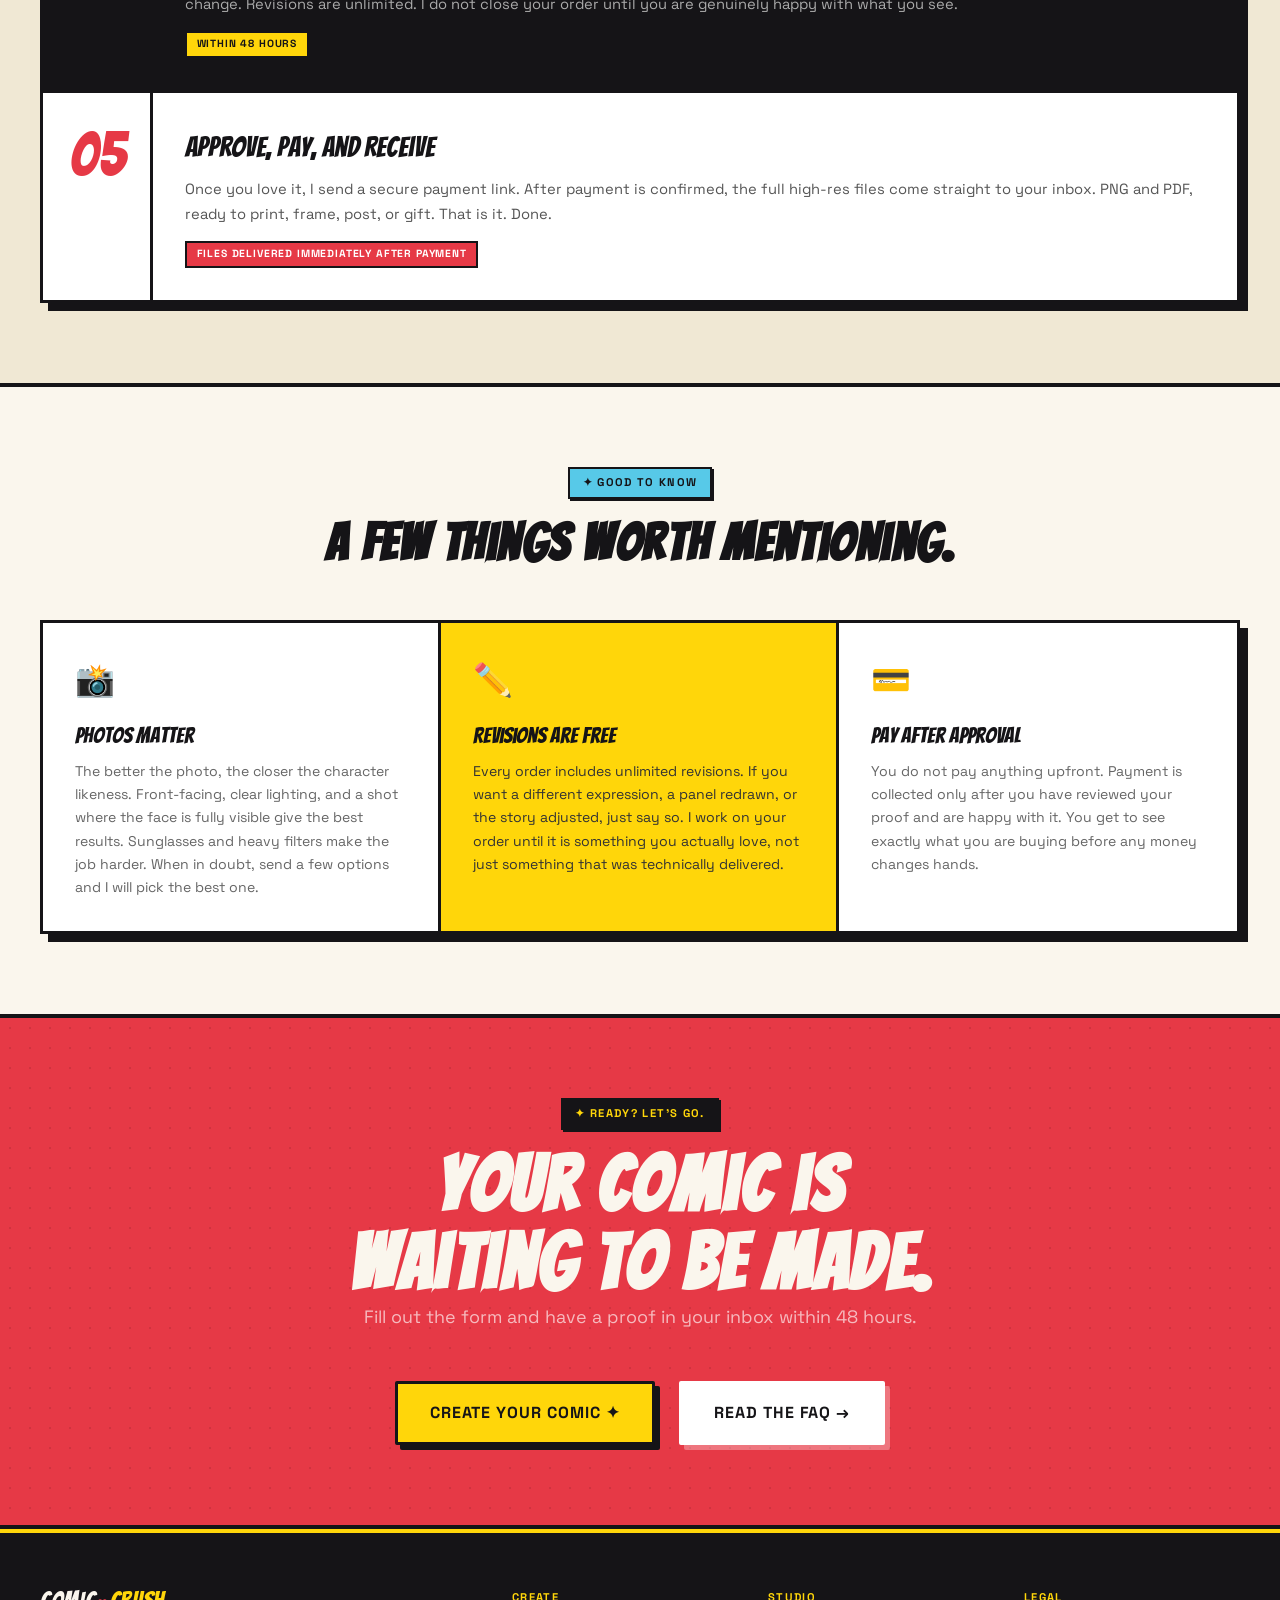
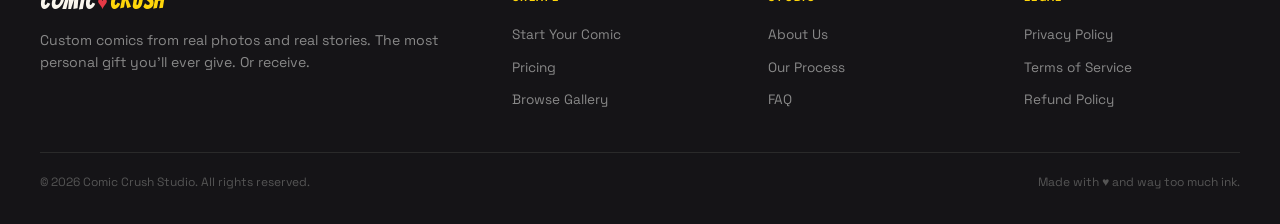
<file: process.html>
<!DOCTYPE html>
<html lang="en">
<head>
<meta charset="UTF-8">
<meta name="viewport" content="width=device-width, initial-scale=1.0">
<title>Our Process -- Comic Crush Studio</title>
<link rel="stylesheet" href="style.css">
<style>
.tl-step { display:grid; grid-template-columns:110px 1fr; border-bottom:3px solid var(--ink); background:white; }
.tl-step:last-child { border-bottom:none; }
.tl-step.alt { background:var(--yellow); }
.tl-step.dark { background:var(--ink); }
.tl-num-col { padding:2rem 1.25rem; border-right:3px solid var(--ink); display:flex; align-items:flex-start; justify-content:center; }
.tl-num { font-family:var(--font-display); font-size:3.8rem; color:var(--red); line-height:1; }
.tl-step.dark .tl-num { color:var(--yellow); }
.tl-body { padding:2rem; }
.tl-title { font-family:var(--font-display); font-size:1.75rem; margin-bottom:0.45rem; }
.tl-step.dark .tl-title { color:var(--cream); }
.tl-desc { font-size:0.92rem; color:#555; line-height:1.72; }
.tl-step.dark .tl-desc { color:#aaa; }
.tl-badge { display:inline-block; margin-top:0.85rem; background:var(--red); color:white; font-size:0.65rem; font-weight:800; text-transform:uppercase; letter-spacing:0.08em; padding:0.2rem 0.6rem; border:2px solid var(--ink); }
.tl-step.alt .tl-badge { background:var(--ink); color:var(--cream); }
.tl-step.dark .tl-badge { background:var(--yellow); color:var(--ink); }
.know-grid { display:grid; grid-template-columns:repeat(3,1fr); gap:0; border:3px solid var(--ink); box-shadow:var(--shadow-heavy); }
.know-cell { padding:2rem; border-right:3px solid var(--ink); background:white; }
.know-cell:last-child { border-right:none; }
.know-cell.mid { background:var(--yellow); }
.know-icon { font-size:2rem; margin-bottom:0.75rem; }
.know-title { font-family:var(--font-display); font-size:1.4rem; margin-bottom:0.4rem; }
.know-desc { font-size:0.88rem; color:#666; line-height:1.65; }
.know-cell.mid .know-desc { color:#333; }
@media(max-width:700px){ .tl-step{grid-template-columns:1fr} .tl-num-col{border-right:none;border-bottom:3px solid var(--ink);padding:1.25rem 1.5rem;justify-content:flex-start} .know-grid{grid-template-columns:1fr} .know-cell{border-right:none;border-bottom:3px solid var(--ink)} .know-cell:last-child{border-bottom:none} }
</style>
</head>
<body>

<nav class="nav">
  <div class="nav-inner">
    <a href="index.html"><div class="logo-wordmark"><span class="logo-comic">COMIC</span><span class="logo-heart">♥</span><span class="logo-crush">CRUSH</span><span class="logo-studio">STUDIO</span></div></a>
    <ul class="nav-links">
      <li><a href="browse.html">Browse Comics</a></li>
      <li><a href="about.html">About</a></li>
      <li><a href="index.html#pricing">Pricing</a></li>
      <li><a href="create.html" class="nav-cta">Create Yours ✦</a></li>
    </ul>
    <button class="nav-menu-btn" onclick="document.getElementById('mm').style.display=document.getElementById('mm').style.display==='block'?'none':'block'" aria-label="Menu">
      <svg width="22" height="16" viewBox="0 0 22 16"><rect y="0" width="22" height="2.5" fill="#faf6ed"/><rect y="6.5" width="22" height="2.5" fill="#faf6ed"/><rect y="13" width="22" height="2.5" fill="#faf6ed"/></svg>
    </button>
  </div>
  <div class="nav-mobile-menu" id="mm" style="display:none">
    <a href="browse.html">Browse Comics</a><a href="about.html">About</a>
    <a href="index.html#pricing">Pricing</a><a href="create.html" style="color:var(--yellow)!important">✦ Create Yours</a>
  </div>
</nav>

<div style="background:var(--yellow);border-bottom:3px solid var(--ink);padding:0.55rem 2rem">
  <div class="container"><a href="index.html" style="font-weight:800;font-size:0.75rem;text-transform:uppercase;letter-spacing:0.08em;color:var(--ink)">← Back to Home</a></div>
</div>

<div class="page-hero">
  <div class="container" style="position:relative;z-index:1">
    <div class="section-label dark mb-sm">✦ How It Works</div>
    <h1 class="display-heading text-cream" style="max-width:16ch">How your comic gets made.</h1>
    <p class="subheading mt-sm subheading-light" style="max-width:52ch">No guessing, no confusion. Here is exactly what happens from the moment you hit submit to the moment your files land in your inbox.</p>
  </div>
</div>

<section class="section" style="background:var(--cream-dark);border-bottom:4px solid var(--ink)">
  <div class="container">
    <div class="text-center mb-lg">
      <div class="section-label">✦ The Full Process</div>
      <h2 class="section-heading">Five steps. 48 hours.</h2>
    </div>
    <div style="border:3px solid var(--ink);box-shadow:var(--shadow-heavy)">
      <div class="tl-step">
        <div class="tl-num-col"><div class="tl-num">01</div></div>
        <div class="tl-body">
          <div class="tl-title">Fill Out the Form</div>
          <p class="tl-desc">Takes about 3 minutes. You tell me who is in the comic, what the story is, and what tone you are going for. Funny? Sweet? Dramatic? Completely unhinged? The more specific you are, the better the final comic. You do not need the whole thing mapped out. Just give me the gist and I will handle the creative direction from there.</p>
          <span class="tl-badge">About 3 minutes</span>
        </div>
      </div>
      <div class="tl-step alt">
        <div class="tl-num-col"><div class="tl-num">02</div></div>
        <div class="tl-body">
          <div class="tl-title">Confirmation and Photos</div>
          <p class="tl-desc">Right after you submit, a confirmation email hits your inbox. Reply to that email with your photos. Clear face shots work best. The more detail in the photo, the closer the character likeness. You do not need professional shots. A sharp phone photo in decent lighting is completely fine. You can send multiple references and I will pull the best elements from each.</p>
          <span class="tl-badge">Arrives in minutes</span>
        </div>
      </div>
      <div class="tl-step">
        <div class="tl-num-col"><div class="tl-num">03</div></div>
        <div class="tl-body">
          <div class="tl-title">Your Comic Gets Built</div>
          <p class="tl-desc">I read your order, write a detailed creative brief, and take it through the AI pipeline panel by panel. Every panel gets reviewed and refined before it reaches you. If a character's face is off, I fix it. If an expression does not land, I adjust the prompt and generate again. The technology handles the rendering. I handle making it look right.</p>
          <span class="tl-badge">Done behind the scenes</span>
        </div>
      </div>
      <div class="tl-step dark">
        <div class="tl-num-col"><div class="tl-num">04</div></div>
        <div class="tl-body">
          <div class="tl-title">Your Proof Arrives</div>
          <p class="tl-desc">Within 48 hours, your first look arrives by email. Go through every panel carefully. If anything needs adjusting, just reply and tell me what to change. Revisions are unlimited. I do not close your order until you are genuinely happy with what you see.</p>
          <span class="tl-badge">Within 48 hours</span>
        </div>
      </div>
      <div class="tl-step">
        <div class="tl-num-col"><div class="tl-num">05</div></div>
        <div class="tl-body">
          <div class="tl-title">Approve, Pay, and Receive</div>
          <p class="tl-desc">Once you love it, I send a secure payment link. After payment is confirmed, the full high-res files come straight to your inbox. PNG and PDF, ready to print, frame, post, or gift. That is it. Done.</p>
          <span class="tl-badge">Files delivered immediately after payment</span>
        </div>
      </div>
    </div>
  </div>
</section>

<section class="section" style="border-bottom:4px solid var(--ink)">
  <div class="container">
    <div class="text-center mb-lg">
      <div class="section-label blue">✦ Good to Know</div>
      <h2 class="section-heading">A few things worth mentioning.</h2>
    </div>
    <div class="know-grid">
      <div class="know-cell">
        <div class="know-icon">📸</div>
        <div class="know-title">Photos Matter</div>
        <p class="know-desc">The better the photo, the closer the character likeness. Front-facing, clear lighting, and a shot where the face is fully visible give the best results. Sunglasses and heavy filters make the job harder. When in doubt, send a few options and I will pick the best one.</p>
      </div>
      <div class="know-cell mid">
        <div class="know-icon">✏️</div>
        <div class="know-title">Revisions Are Free</div>
        <p class="know-desc">Every order includes unlimited revisions. If you want a different expression, a panel redrawn, or the story adjusted, just say so. I work on your order until it is something you actually love, not just something that was technically delivered.</p>
      </div>
      <div class="know-cell">
        <div class="know-icon">💳</div>
        <div class="know-title">Pay After Approval</div>
        <p class="know-desc">You do not pay anything upfront. Payment is collected only after you have reviewed your proof and are happy with it. You get to see exactly what you are buying before any money changes hands.</p>
      </div>
    </div>
  </div>
</section>

<section style="background:var(--red);border-bottom:4px solid var(--ink);padding:5rem 2rem;position:relative;overflow:hidden">
  <div style="position:absolute;inset:0;background-image:radial-gradient(circle,rgba(0,0,0,0.1) 1.5px,transparent 1.5px);background-size:20px 20px;pointer-events:none"></div>
  <div class="container text-center" style="position:relative;z-index:1">
    <div class="section-label dark" style="margin:0 auto 1rem">✦ Ready? Let's Go.</div>
    <h2 class="display-heading text-cream" style="max-width:16ch;margin:0 auto">Your comic is waiting to be made.</h2>
    <p class="subheading mt-sm" style="color:rgba(255,255,255,0.65);margin:0 auto">Fill out the form and have a proof in your inbox within 48 hours.</p>
    <div class="d-flex flex-wrap gap-md mt-lg" style="justify-content:center">
      <a href="create.html" class="btn btn-secondary btn-lg">Create Your Comic ✦</a>
      <a href="faq.html" class="btn btn-white btn-lg">Read the FAQ →</a>
    </div>
  </div>
</section>

<footer class="footer">
  <div class="footer-inner">
    <div class="footer-grid">
      <div><div class="logo-wordmark mb-sm"><span class="logo-comic">COMIC</span><span class="logo-heart">♥</span><span class="logo-crush">CRUSH</span></div><p class="footer-tagline">Custom comics from real photos and real stories. The most personal gift you'll ever give. Or receive.</p></div>
      <div><div class="footer-col-title">Create</div><ul class="footer-links"><li><a href="create.html">Start Your Comic</a></li><li><a href="index.html#pricing">Pricing</a></li><li><a href="browse.html">Browse Gallery</a></li></ul></div>
      <div><div class="footer-col-title">Studio</div><ul class="footer-links"><li><a href="about.html">About Us</a></li><li><a href="process.html">Our Process</a></li><li><a href="faq.html">FAQ</a></li></ul></div>
      <div><div class="footer-col-title">Legal</div><ul class="footer-links"><li><a href="privacy.html">Privacy Policy</a></li><li><a href="terms.html">Terms of Service</a></li><li><a href="refund.html">Refund Policy</a></li></ul></div>
    </div>
    <div class="footer-bottom"><span>© 2026 Comic Crush Studio. All rights reserved.</span><span>Made with ♥ and way too much ink.</span></div>
  </div>
</footer>

</body>
</html>
</file>
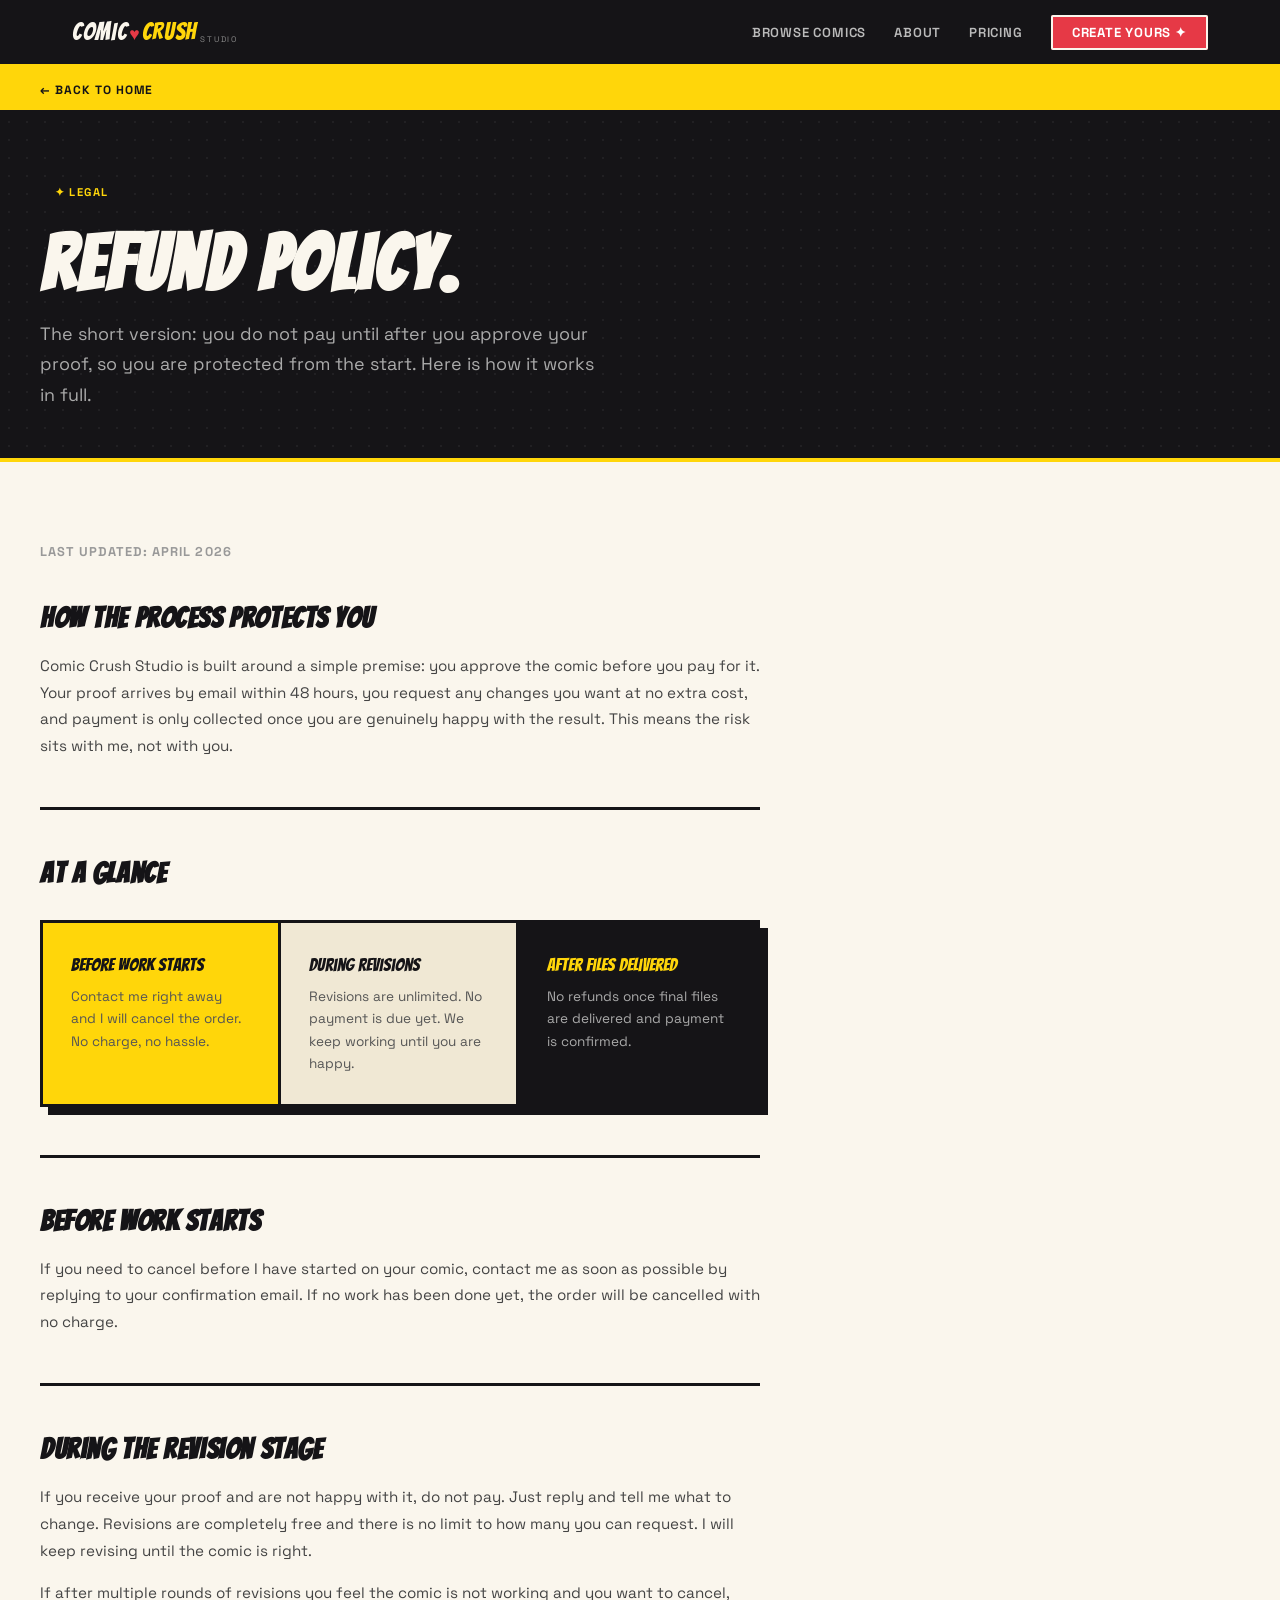
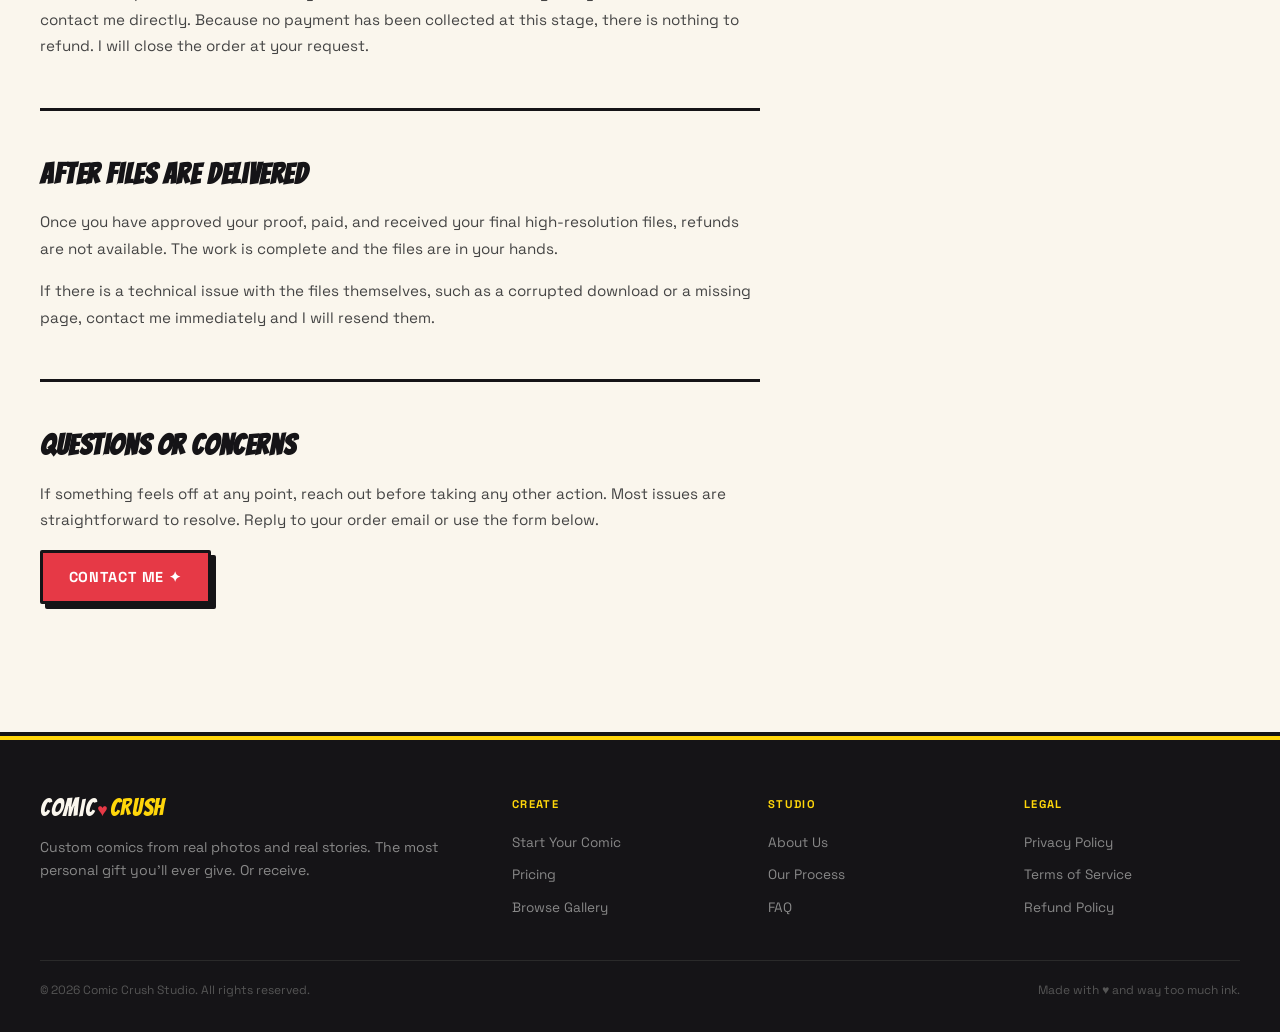
<file: refund.html>
<!DOCTYPE html>
<html lang="en">
<head>
<meta charset="UTF-8">
<meta name="viewport" content="width=device-width, initial-scale=1.0">
<title>Refund Policy -- Comic Crush Studio</title>
<link rel="stylesheet" href="style.css">
<style>
.legal-body { max-width:72ch; }
.legal-section { margin-bottom:3rem; }
.legal-h2 { font-family:var(--font-display); font-size:1.8rem; margin-bottom:0.75rem; letter-spacing:0.02em; }
.legal-p { font-size:0.95rem; line-height:1.75; color:#444; margin-bottom:1rem; }
.legal-list { list-style:none; margin:0.75rem 0 1rem; display:flex; flex-direction:column; gap:0.5rem; }
.legal-list li { font-size:0.95rem; line-height:1.65; color:#444; padding-left:1.25rem; position:relative; }
.legal-list li::before { content:'✦'; position:absolute; left:0; color:var(--red); font-size:0.7rem; top:0.15rem; }
.legal-divider { height:3px; background:var(--ink); margin:2.5rem 0; }
.legal-updated { font-size:0.8rem; text-transform:uppercase; letter-spacing:0.08em; color:#999; font-weight:700; margin-bottom:2rem; }
.scenario-grid { display:grid; grid-template-columns:repeat(3,1fr); gap:0; border:3px solid var(--ink); box-shadow:var(--shadow-heavy); margin:1.5rem 0; }
.scenario-card { padding:1.75rem; border-right:3px solid var(--ink); }
.scenario-card:last-child { border-right:none; }
.scenario-card.green { background:var(--yellow); }
.scenario-card.grey { background:var(--cream-dark); }
.scenario-card.dark { background:var(--ink); }
.scenario-status { font-family:var(--font-display); font-size:1.1rem; margin-bottom:0.4rem; }
.scenario-card.dark .scenario-status { color:var(--yellow); }
.scenario-detail { font-size:0.85rem; line-height:1.65; color:#555; }
.scenario-card.dark .scenario-detail { color:#aaa; }
@media(max-width:640px){ .scenario-grid{grid-template-columns:1fr} .scenario-card{border-right:none;border-bottom:3px solid var(--ink)} .scenario-card:last-child{border-bottom:none} }
</style>
</head>
<body>

<nav class="nav">
  <div class="nav-inner">
    <a href="index.html"><div class="logo-wordmark"><span class="logo-comic">COMIC</span><span class="logo-heart">♥</span><span class="logo-crush">CRUSH</span><span class="logo-studio">STUDIO</span></div></a>
    <ul class="nav-links">
      <li><a href="browse.html">Browse Comics</a></li>
      <li><a href="about.html">About</a></li>
      <li><a href="index.html#pricing">Pricing</a></li>
      <li><a href="create.html" class="nav-cta">Create Yours ✦</a></li>
    </ul>
    <button class="nav-menu-btn" onclick="document.getElementById('mm').style.display=document.getElementById('mm').style.display==='block'?'none':'block'" aria-label="Menu">
      <svg width="22" height="16" viewBox="0 0 22 16"><rect y="0" width="22" height="2.5" fill="#faf6ed"/><rect y="6.5" width="22" height="2.5" fill="#faf6ed"/><rect y="13" width="22" height="2.5" fill="#faf6ed"/></svg>
    </button>
  </div>
  <div class="nav-mobile-menu" id="mm" style="display:none">
    <a href="browse.html">Browse Comics</a><a href="about.html">About</a>
    <a href="index.html#pricing">Pricing</a><a href="create.html" style="color:var(--yellow)!important">✦ Create Yours</a>
  </div>
</nav>

<div style="background:var(--yellow);border-bottom:3px solid var(--ink);padding:0.55rem 2rem">
  <div class="container"><a href="index.html" style="font-weight:800;font-size:0.75rem;text-transform:uppercase;letter-spacing:0.08em;color:var(--ink)">← Back to Home</a></div>
</div>

<div class="page-hero">
  <div class="container" style="position:relative;z-index:1">
    <div class="section-label dark mb-sm">✦ Legal</div>
    <h1 class="display-heading text-cream" style="max-width:16ch">Refund Policy.</h1>
    <p class="subheading mt-sm subheading-light" style="max-width:52ch">The short version: you do not pay until after you approve your proof, so you are protected from the start. Here is how it works in full.</p>
  </div>
</div>

<section class="section" style="border-bottom:4px solid var(--ink)">
  <div class="container">
    <div class="legal-body">
      <div class="legal-updated">Last updated: April 2026</div>

      <div class="legal-section">
        <h2 class="legal-h2">How the Process Protects You</h2>
        <p class="legal-p">Comic Crush Studio is built around a simple premise: you approve the comic before you pay for it. Your proof arrives by email within 48 hours, you request any changes you want at no extra cost, and payment is only collected once you are genuinely happy with the result. This means the risk sits with me, not with you.</p>
      </div>

      <div class="legal-divider"></div>

      <div class="legal-section">
        <h2 class="legal-h2">At a Glance</h2>
        <div class="scenario-grid">
          <div class="scenario-card green">
            <div class="scenario-status">Before work starts</div>
            <p class="scenario-detail">Contact me right away and I will cancel the order. No charge, no hassle.</p>
          </div>
          <div class="scenario-card grey">
            <div class="scenario-status">During revisions</div>
            <p class="scenario-detail">Revisions are unlimited. No payment is due yet. We keep working until you are happy.</p>
          </div>
          <div class="scenario-card dark">
            <div class="scenario-status">After files delivered</div>
            <p class="scenario-detail">No refunds once final files are delivered and payment is confirmed.</p>
          </div>
        </div>
      </div>

      <div class="legal-divider"></div>

      <div class="legal-section">
        <h2 class="legal-h2">Before Work Starts</h2>
        <p class="legal-p">If you need to cancel before I have started on your comic, contact me as soon as possible by replying to your confirmation email. If no work has been done yet, the order will be cancelled with no charge.</p>
      </div>

      <div class="legal-divider"></div>

      <div class="legal-section">
        <h2 class="legal-h2">During the Revision Stage</h2>
        <p class="legal-p">If you receive your proof and are not happy with it, do not pay. Just reply and tell me what to change. Revisions are completely free and there is no limit to how many you can request. I will keep revising until the comic is right.</p>
        <p class="legal-p">If after multiple rounds of revisions you feel the comic is not working and you want to cancel, contact me directly. Because no payment has been collected at this stage, there is nothing to refund. I will close the order at your request.</p>
      </div>

      <div class="legal-divider"></div>

      <div class="legal-section">
        <h2 class="legal-h2">After Files Are Delivered</h2>
        <p class="legal-p">Once you have approved your proof, paid, and received your final high-resolution files, refunds are not available. The work is complete and the files are in your hands.</p>
        <p class="legal-p">If there is a technical issue with the files themselves, such as a corrupted download or a missing page, contact me immediately and I will resend them.</p>
      </div>

      <div class="legal-divider"></div>

      <div class="legal-section">
        <h2 class="legal-h2">Questions or Concerns</h2>
        <p class="legal-p">If something feels off at any point, reach out before taking any other action. Most issues are straightforward to resolve. Reply to your order email or use the form below.</p>
        <div class="mt-sm">
          <!-- Replace the href value below with your Notion form URL -->
          <a href="YOUR_NOTION_FORM_URL" target="_blank" rel="noopener" class="btn btn-primary">Contact Me ✦</a>
        </div>
      </div>

    </div>
  </div>
</section>

<footer class="footer">
  <div class="footer-inner">
    <div class="footer-grid">
      <div><div class="logo-wordmark mb-sm"><span class="logo-comic">COMIC</span><span class="logo-heart">♥</span><span class="logo-crush">CRUSH</span></div><p class="footer-tagline">Custom comics from real photos and real stories. The most personal gift you'll ever give. Or receive.</p></div>
      <div><div class="footer-col-title">Create</div><ul class="footer-links"><li><a href="create.html">Start Your Comic</a></li><li><a href="index.html#pricing">Pricing</a></li><li><a href="browse.html">Browse Gallery</a></li></ul></div>
      <div><div class="footer-col-title">Studio</div><ul class="footer-links"><li><a href="about.html">About Us</a></li><li><a href="process.html">Our Process</a></li><li><a href="faq.html">FAQ</a></li></ul></div>
      <div><div class="footer-col-title">Legal</div><ul class="footer-links"><li><a href="privacy.html">Privacy Policy</a></li><li><a href="terms.html">Terms of Service</a></li><li><a href="refund.html">Refund Policy</a></li></ul></div>
    </div>
    <div class="footer-bottom"><span>© 2026 Comic Crush Studio. All rights reserved.</span><span>Made with ♥ and way too much ink.</span></div>
  </div>
</footer>

</body>
</html>
</file>
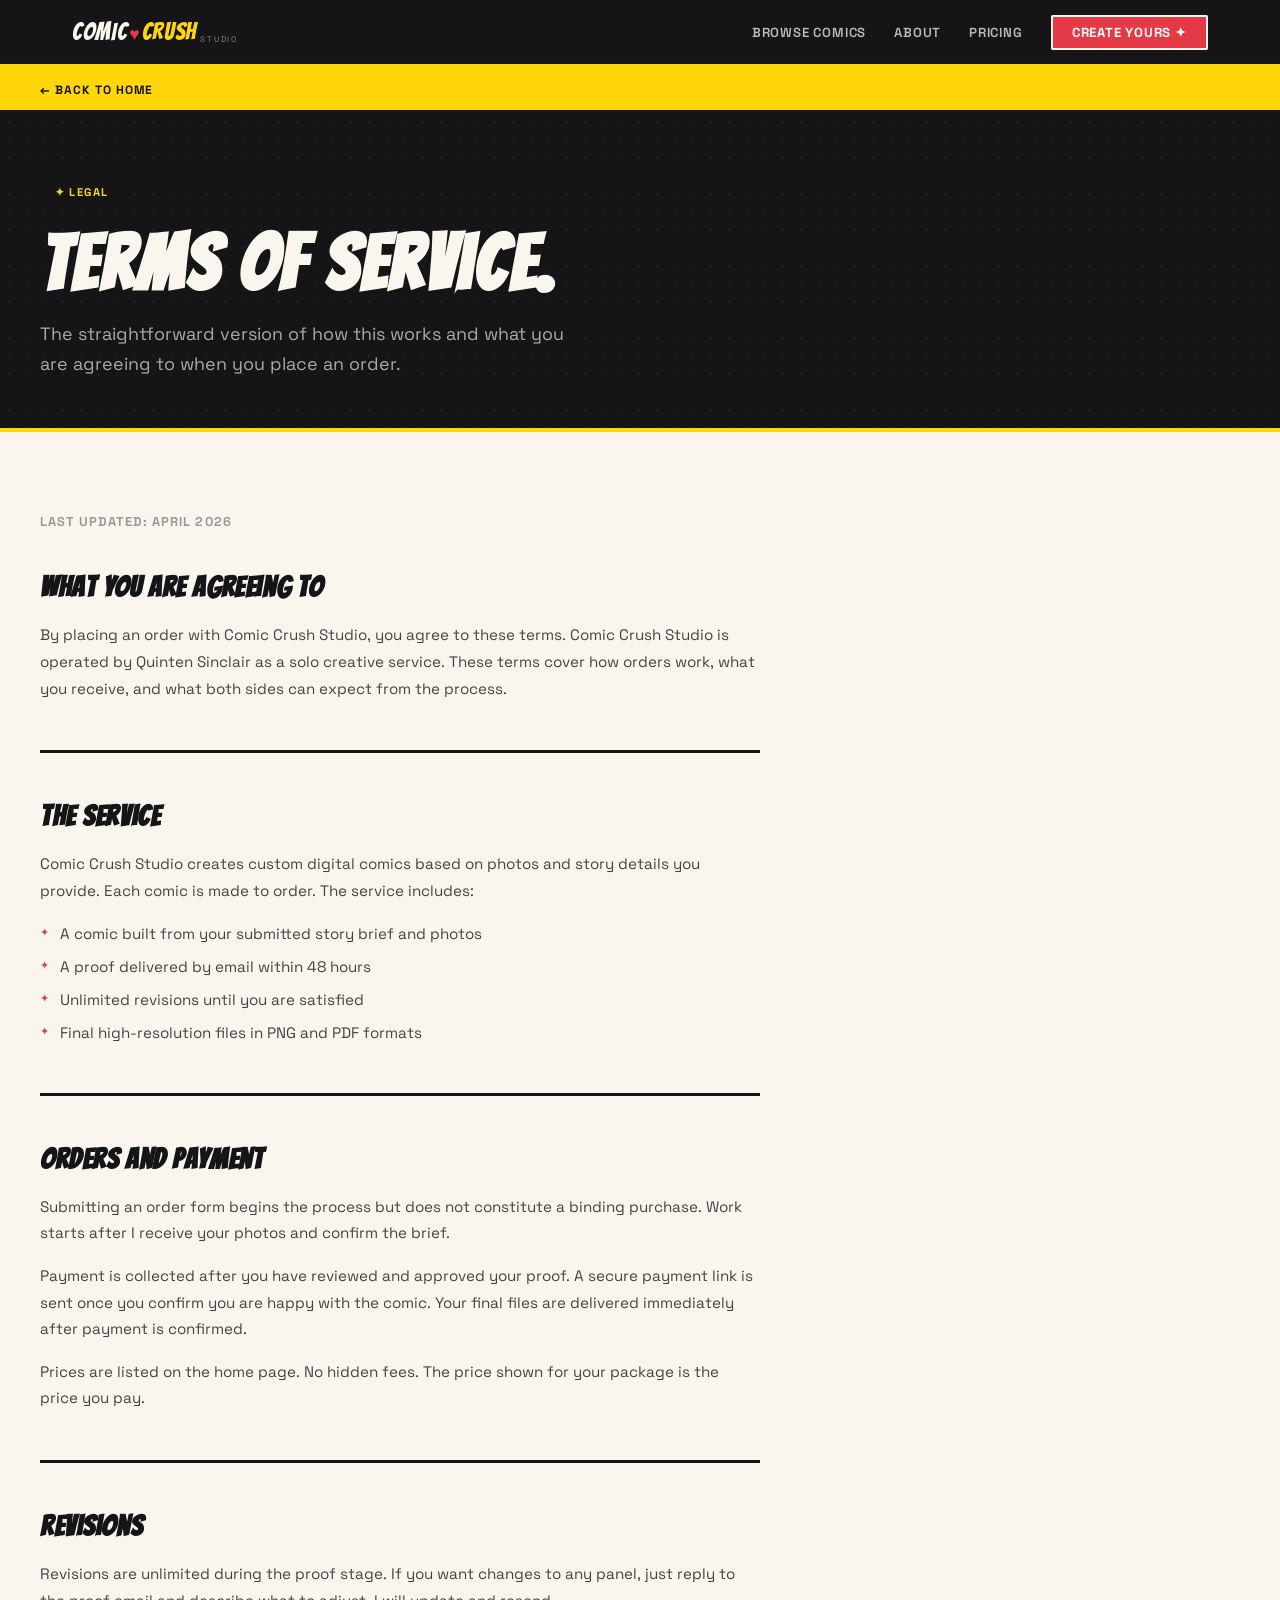
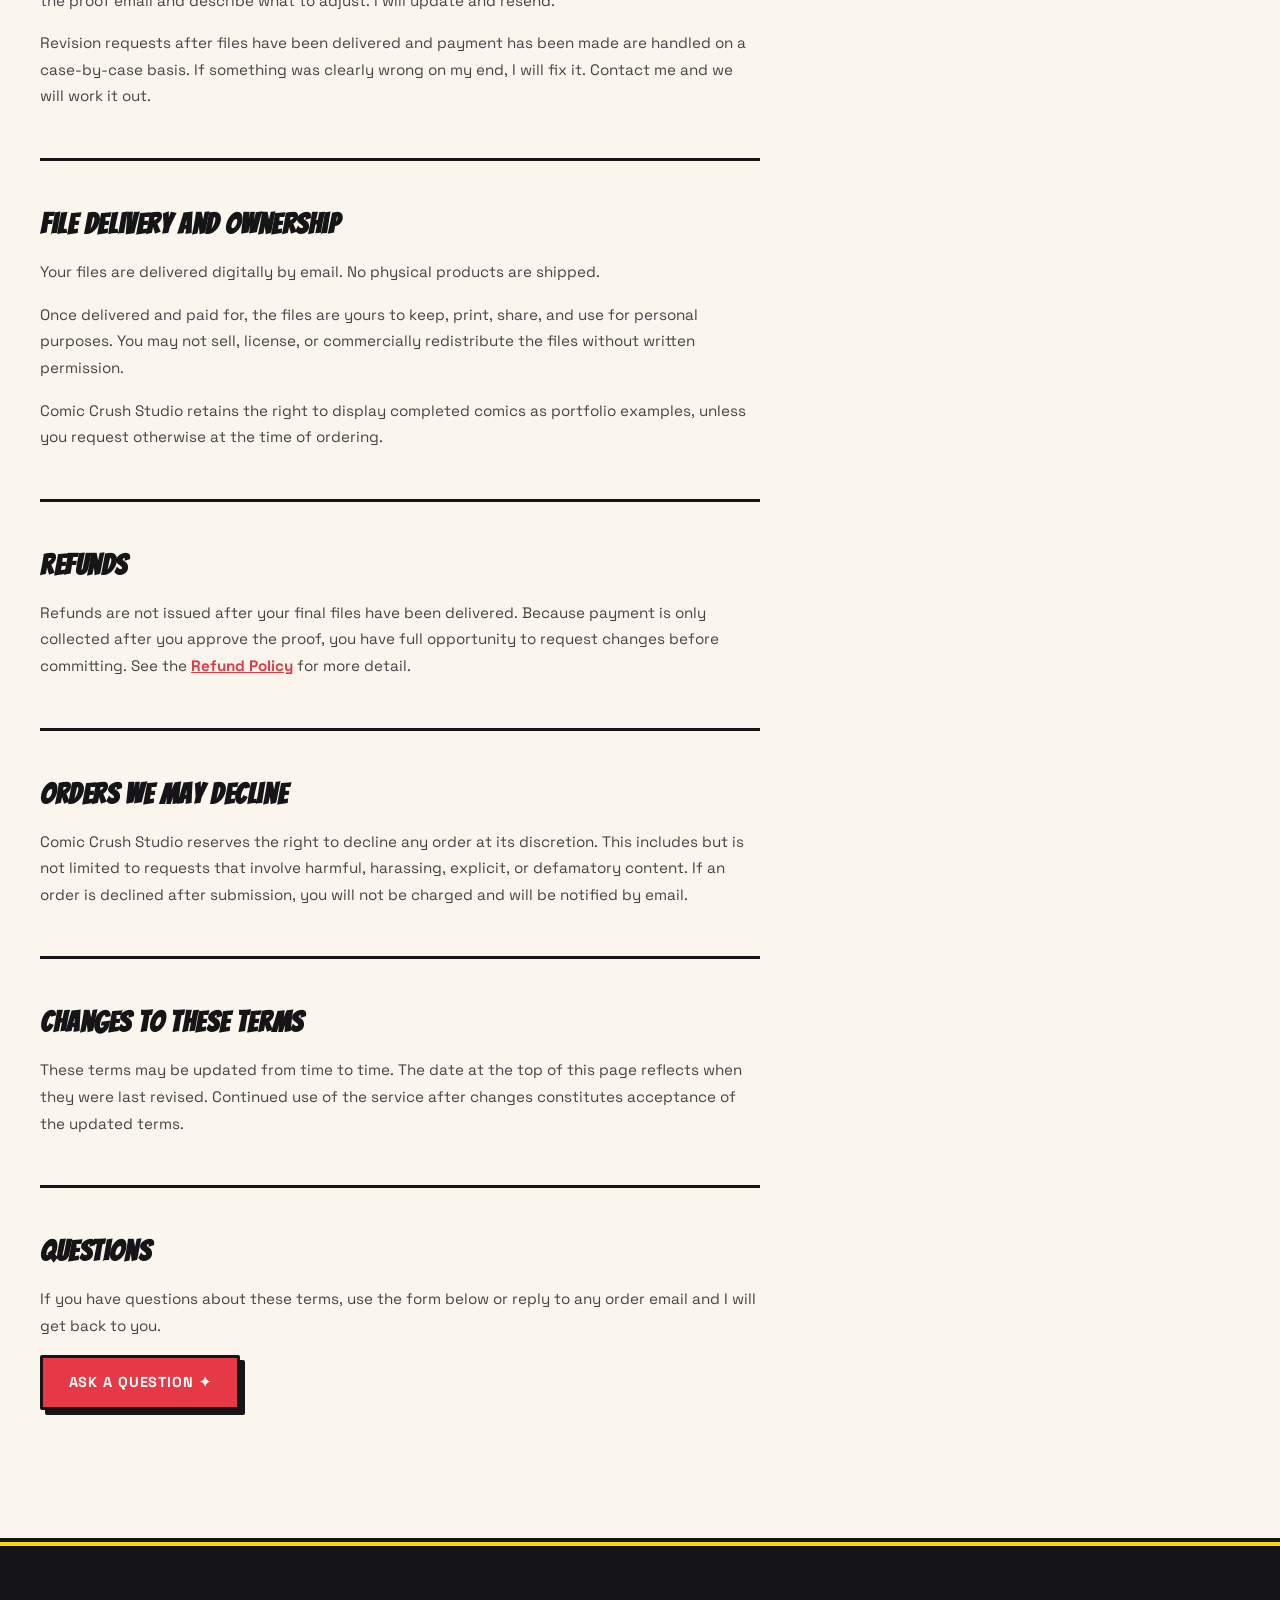
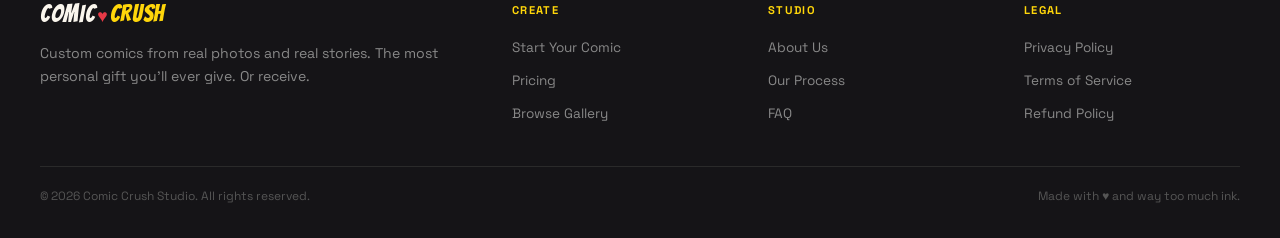
<file: terms.html>
<!DOCTYPE html>
<html lang="en">
<head>
<meta charset="UTF-8">
<meta name="viewport" content="width=device-width, initial-scale=1.0">
<title>Terms of Service -- Comic Crush Studio</title>
<link rel="stylesheet" href="style.css">
<style>
.legal-body { max-width:72ch; }
.legal-section { margin-bottom:3rem; }
.legal-h2 { font-family:var(--font-display); font-size:1.8rem; margin-bottom:0.75rem; letter-spacing:0.02em; }
.legal-p { font-size:0.95rem; line-height:1.75; color:#444; margin-bottom:1rem; }
.legal-list { list-style:none; margin:0.75rem 0 1rem; display:flex; flex-direction:column; gap:0.5rem; }
.legal-list li { font-size:0.95rem; line-height:1.65; color:#444; padding-left:1.25rem; position:relative; }
.legal-list li::before { content:'✦'; position:absolute; left:0; color:var(--red); font-size:0.7rem; top:0.15rem; }
.legal-divider { height:3px; background:var(--ink); margin:2.5rem 0; }
.legal-updated { font-size:0.8rem; text-transform:uppercase; letter-spacing:0.08em; color:#999; font-weight:700; margin-bottom:2rem; }
</style>
</head>
<body>

<nav class="nav">
  <div class="nav-inner">
    <a href="index.html"><div class="logo-wordmark"><span class="logo-comic">COMIC</span><span class="logo-heart">♥</span><span class="logo-crush">CRUSH</span><span class="logo-studio">STUDIO</span></div></a>
    <ul class="nav-links">
      <li><a href="browse.html">Browse Comics</a></li>
      <li><a href="about.html">About</a></li>
      <li><a href="index.html#pricing">Pricing</a></li>
      <li><a href="create.html" class="nav-cta">Create Yours ✦</a></li>
    </ul>
    <button class="nav-menu-btn" onclick="document.getElementById('mm').style.display=document.getElementById('mm').style.display==='block'?'none':'block'" aria-label="Menu">
      <svg width="22" height="16" viewBox="0 0 22 16"><rect y="0" width="22" height="2.5" fill="#faf6ed"/><rect y="6.5" width="22" height="2.5" fill="#faf6ed"/><rect y="13" width="22" height="2.5" fill="#faf6ed"/></svg>
    </button>
  </div>
  <div class="nav-mobile-menu" id="mm" style="display:none">
    <a href="browse.html">Browse Comics</a><a href="about.html">About</a>
    <a href="index.html#pricing">Pricing</a><a href="create.html" style="color:var(--yellow)!important">✦ Create Yours</a>
  </div>
</nav>

<div style="background:var(--yellow);border-bottom:3px solid var(--ink);padding:0.55rem 2rem">
  <div class="container"><a href="index.html" style="font-weight:800;font-size:0.75rem;text-transform:uppercase;letter-spacing:0.08em;color:var(--ink)">← Back to Home</a></div>
</div>

<div class="page-hero">
  <div class="container" style="position:relative;z-index:1">
    <div class="section-label dark mb-sm">✦ Legal</div>
    <h1 class="display-heading text-cream" style="max-width:16ch">Terms of Service.</h1>
    <p class="subheading mt-sm subheading-light" style="max-width:50ch">The straightforward version of how this works and what you are agreeing to when you place an order.</p>
  </div>
</div>

<section class="section" style="border-bottom:4px solid var(--ink)">
  <div class="container">
    <div class="legal-body">
      <div class="legal-updated">Last updated: April 2026</div>

      <div class="legal-section">
        <h2 class="legal-h2">What You Are Agreeing To</h2>
        <p class="legal-p">By placing an order with Comic Crush Studio, you agree to these terms. Comic Crush Studio is operated by Quinten Sinclair as a solo creative service. These terms cover how orders work, what you receive, and what both sides can expect from the process.</p>
      </div>

      <div class="legal-divider"></div>

      <div class="legal-section">
        <h2 class="legal-h2">The Service</h2>
        <p class="legal-p">Comic Crush Studio creates custom digital comics based on photos and story details you provide. Each comic is made to order. The service includes:</p>
        <ul class="legal-list">
          <li>A comic built from your submitted story brief and photos</li>
          <li>A proof delivered by email within 48 hours</li>
          <li>Unlimited revisions until you are satisfied</li>
          <li>Final high-resolution files in PNG and PDF formats</li>
        </ul>
      </div>

      <div class="legal-divider"></div>

      <div class="legal-section">
        <h2 class="legal-h2">Orders and Payment</h2>
        <p class="legal-p">Submitting an order form begins the process but does not constitute a binding purchase. Work starts after I receive your photos and confirm the brief.</p>
        <p class="legal-p">Payment is collected after you have reviewed and approved your proof. A secure payment link is sent once you confirm you are happy with the comic. Your final files are delivered immediately after payment is confirmed.</p>
        <p class="legal-p">Prices are listed on the home page. No hidden fees. The price shown for your package is the price you pay.</p>
      </div>

      <div class="legal-divider"></div>

      <div class="legal-section">
        <h2 class="legal-h2">Revisions</h2>
        <p class="legal-p">Revisions are unlimited during the proof stage. If you want changes to any panel, just reply to the proof email and describe what to adjust. I will update and resend.</p>
        <p class="legal-p">Revision requests after files have been delivered and payment has been made are handled on a case-by-case basis. If something was clearly wrong on my end, I will fix it. Contact me and we will work it out.</p>
      </div>

      <div class="legal-divider"></div>

      <div class="legal-section">
        <h2 class="legal-h2">File Delivery and Ownership</h2>
        <p class="legal-p">Your files are delivered digitally by email. No physical products are shipped.</p>
        <p class="legal-p">Once delivered and paid for, the files are yours to keep, print, share, and use for personal purposes. You may not sell, license, or commercially redistribute the files without written permission.</p>
        <p class="legal-p">Comic Crush Studio retains the right to display completed comics as portfolio examples, unless you request otherwise at the time of ordering.</p>
      </div>

      <div class="legal-divider"></div>

      <div class="legal-section">
        <h2 class="legal-h2">Refunds</h2>
        <p class="legal-p">Refunds are not issued after your final files have been delivered. Because payment is only collected after you approve the proof, you have full opportunity to request changes before committing. See the <a href="refund.html" style="color:var(--red);font-weight:700;text-decoration:underline">Refund Policy</a> for more detail.</p>
      </div>

      <div class="legal-divider"></div>

      <div class="legal-section">
        <h2 class="legal-h2">Orders We May Decline</h2>
        <p class="legal-p">Comic Crush Studio reserves the right to decline any order at its discretion. This includes but is not limited to requests that involve harmful, harassing, explicit, or defamatory content. If an order is declined after submission, you will not be charged and will be notified by email.</p>
      </div>

      <div class="legal-divider"></div>

      <div class="legal-section">
        <h2 class="legal-h2">Changes to These Terms</h2>
        <p class="legal-p">These terms may be updated from time to time. The date at the top of this page reflects when they were last revised. Continued use of the service after changes constitutes acceptance of the updated terms.</p>
      </div>

      <div class="legal-divider"></div>

      <div class="legal-section">
        <h2 class="legal-h2">Questions</h2>
        <p class="legal-p">If you have questions about these terms, use the form below or reply to any order email and I will get back to you.</p>
        <div class="mt-sm">
          <!-- Replace the href value below with your Notion form URL -->
          <a href="YOUR_NOTION_FORM_URL" target="_blank" rel="noopener" class="btn btn-primary">Ask a Question ✦</a>
        </div>
      </div>

    </div>
  </div>
</section>

<footer class="footer">
  <div class="footer-inner">
    <div class="footer-grid">
      <div><div class="logo-wordmark mb-sm"><span class="logo-comic">COMIC</span><span class="logo-heart">♥</span><span class="logo-crush">CRUSH</span></div><p class="footer-tagline">Custom comics from real photos and real stories. The most personal gift you'll ever give. Or receive.</p></div>
      <div><div class="footer-col-title">Create</div><ul class="footer-links"><li><a href="create.html">Start Your Comic</a></li><li><a href="index.html#pricing">Pricing</a></li><li><a href="browse.html">Browse Gallery</a></li></ul></div>
      <div><div class="footer-col-title">Studio</div><ul class="footer-links"><li><a href="about.html">About Us</a></li><li><a href="process.html">Our Process</a></li><li><a href="faq.html">FAQ</a></li></ul></div>
      <div><div class="footer-col-title">Legal</div><ul class="footer-links"><li><a href="privacy.html">Privacy Policy</a></li><li><a href="terms.html">Terms of Service</a></li><li><a href="refund.html">Refund Policy</a></li></ul></div>
    </div>
    <div class="footer-bottom"><span>© 2026 Comic Crush Studio. All rights reserved.</span><span>Made with ♥ and way too much ink.</span></div>
  </div>
</footer>

</body>
</html>
</file>
<file: style.css>
/* ============================================
   COMIC CRUSH STUDIO — Shared Design System
   ============================================ */
@import url('https://fonts.googleapis.com/css2?family=Bangers&family=Space+Grotesk:wght@300;400;500;600;700&display=swap');

:root {
  --cream: #faf6ed;
  --cream-dark: #f0e8d4;
  --ink: #151417;
  --red: #e63946;
  --red-dark: #c1121f;
  --yellow: #ffd60a;
  --blue: #57c9e8;
  --pink: #ff6b8a;
  --navy: #1a1a2e;
  --white: #ffffff;
  --font-display: 'Bangers', cursive;
  --font-ui: 'Space Grotesk', sans-serif;
  --max-w: 1200px;
  --shadow-card: 5px 5px 0 var(--ink);
  --shadow-heavy: 8px 8px 0 var(--ink);
  --panel-border: 3px solid var(--ink);
}

*, *::before, *::after { box-sizing: border-box; margin: 0; padding: 0; }
html { scroll-behavior: smooth; }
body { font-family: var(--font-ui); background: var(--cream); color: var(--ink); line-height: 1.6; overflow-x: hidden; }
img { max-width: 100%; display: block; }
a { text-decoration: none; color: inherit; }

/* ── HALFTONE ── */
.halftone { background-image: radial-gradient(circle, rgba(0,0,0,0.07) 1px, transparent 1px); background-size: 18px 18px; }
.halftone-light { background-image: radial-gradient(circle, rgba(0,0,0,0.04) 1px, transparent 1px); background-size: 16px 16px; }
.halftone-inv { background-image: radial-gradient(circle, rgba(255,255,255,0.08) 1px, transparent 1px); background-size: 18px 18px; }

/* ── NAV ── */
.nav { position: sticky; top: 0; z-index: 100; background: var(--ink); border-bottom: 3px solid var(--yellow); }
.nav-inner { max-width: var(--max-w); margin: 0 auto; display: flex; align-items: center; justify-content: space-between; height: 64px; padding: 0 2rem; gap: 1.5rem; }
.logo-wordmark { display: flex; align-items: baseline; gap: 0; line-height: 1; }
.logo-comic { font-family: var(--font-display); font-size: 1.5rem; color: var(--cream); letter-spacing: 0.03em; }
.logo-heart { font-size: 1.1rem; color: var(--red); margin: 0 0.1em; }
.logo-crush { font-family: var(--font-display); font-size: 1.5rem; color: var(--yellow); letter-spacing: 0.03em; }
.logo-studio { font-family: var(--font-ui); font-size: 0.5rem; color: #888; letter-spacing: 0.22em; text-transform: uppercase; padding-left: 0.4em; padding-bottom: 0.15em; align-self: flex-end; }
.nav-links { display: flex; align-items: center; gap: 1.75rem; list-style: none; }
.nav-links a { color: #bbb; font-weight: 600; font-size: 0.82rem; letter-spacing: 0.06em; text-transform: uppercase; transition: color 0.2s; }
.nav-links a:hover { color: var(--yellow); }
.nav-cta { background: var(--red) !important; color: white !important; padding: 0.45rem 1.2rem !important; border: 2px solid var(--cream) !important; font-weight: 700 !important; transition: background 0.2s, color 0.2s !important; border-radius: 2px; }
.nav-cta:hover { background: var(--yellow) !important; color: var(--ink) !important; border-color: var(--yellow) !important; }
.nav-menu-btn { display: none; background: none; border: none; cursor: pointer; color: var(--cream); padding: 4px; }
.nav-mobile-menu { display: none; background: var(--ink); border-bottom: 3px solid var(--yellow); padding: 1.25rem 2rem; }
.nav-mobile-menu a { display: block; color: #ccc; font-weight: 600; font-size: 0.9rem; text-transform: uppercase; letter-spacing: 0.06em; padding: 0.6rem 0; border-bottom: 1px solid #333; }
.nav-mobile-menu a:last-child { border: none; }
@media(max-width:768px){ .nav-links{display:none} .nav-menu-btn{display:block} }

/* ── BUTTONS ── */
.btn { display: inline-flex; align-items: center; gap: 0.45rem; padding: 0.8rem 1.6rem; font-family: var(--font-ui); font-size: 0.9rem; font-weight: 700; border: 3px solid var(--ink); cursor: pointer; transition: transform 0.15s, box-shadow 0.15s; box-shadow: var(--shadow-card); text-transform: uppercase; letter-spacing: 0.06em; border-radius: 2px; }
.btn:hover { transform: translate(-2px,-2px); box-shadow: 7px 7px 0 var(--ink); }
.btn:active { transform: translate(2px,2px); box-shadow: 2px 2px 0 var(--ink); }
.btn-primary { background: var(--red); color: white; }
.btn-secondary { background: var(--yellow); color: var(--ink); }
.btn-dark { background: var(--ink); color: var(--cream); }
.btn-outline { background: transparent; color: var(--ink); }
.btn-white { background: white; color: var(--ink); border-color: white; box-shadow: 5px 5px 0 rgba(255,255,255,0.3); }
.btn-white:hover { box-shadow: 7px 7px 0 rgba(255,255,255,0.3); }
.btn-lg { padding: 1rem 2rem; font-size: 1rem; }

/* ── LAYOUT ── */
.section { padding: 5rem 2rem; }
.section-sm { padding: 3rem 2rem; }
.container { max-width: var(--max-w); margin: 0 auto; }
@media(max-width:768px){ .section{padding:3rem 1.25rem} .section-sm{padding:2rem 1.25rem} }

/* ── LABELS / BADGES ── */
.section-label { display: inline-flex; align-items: center; gap: 0.4rem; background: var(--yellow); color: var(--ink); font-weight: 800; font-size: 0.7rem; text-transform: uppercase; letter-spacing: 0.12em; padding: 0.3rem 0.8rem; border: 2px solid var(--ink); box-shadow: 2px 2px 0 var(--ink); margin-bottom: 1.1rem; }
.section-label.red { background: var(--red); color: white; }
.section-label.dark { background: var(--ink); color: var(--yellow); }
.section-label.blue { background: var(--blue); color: var(--ink); }
.caption-box { background: var(--yellow); border: 2px solid var(--ink); font-weight: 800; font-size: 0.7rem; text-transform: uppercase; letter-spacing: 0.06em; padding: 0.25rem 0.55rem; display: inline-block; }
.caption-box.red { background: var(--red); color: white; }
.caption-box.dark { background: var(--ink); color: var(--cream); }
.caption-box.blue { background: var(--blue); }

/* ── TYPOGRAPHY ── */
.display-heading { font-family: var(--font-display); font-size: clamp(2.8rem, 6vw, 5.5rem); line-height: 1.02; letter-spacing: 0.03em; }
.section-heading { font-family: var(--font-display); font-size: clamp(2rem, 4vw, 3.5rem); line-height: 1.08; letter-spacing: 0.03em; }
.subheading { font-size: clamp(1rem, 1.4vw, 1.15rem); line-height: 1.7; color: #555; max-width: 54ch; }
.subheading-light { color: #aaa; }

/* ── PANEL / COMIC ELEMENTS ── */
.comic-panel { border: 3px solid var(--ink); box-shadow: var(--shadow-card); overflow: hidden; background: var(--white); position: relative; }
.panel-number { position: absolute; top: 8px; left: 8px; font-family: var(--font-display); font-size: 1.2rem; background: var(--yellow); border: 2px solid var(--ink); width: 26px; height: 26px; display: flex; align-items: center; justify-content: center; line-height: 1; z-index: 2; }

.speech-bubble { position: absolute; background: white; border: 2.5px solid var(--ink); border-radius: 14px; padding: 0.35rem 0.7rem; font-family: var(--font-display); font-size: 1rem; line-height: 1.1; box-shadow: 2px 2px 0 var(--ink); z-index: 5; white-space: nowrap; }
.speech-bubble::after { content: ''; position: absolute; bottom: -11px; left: 14px; border-left: 8px solid transparent; border-right: 4px solid transparent; border-top: 11px solid var(--ink); }
.speech-bubble::before { content: ''; position: absolute; bottom: -8px; left: 15px; border-left: 7px solid transparent; border-right: 3px solid transparent; border-top: 9px solid white; z-index: 1; }

.thought-bubble { border-radius: 50%; padding: 0.5rem 0.9rem; }
.thought-bubble::after { display: none; }
.thought-bubble::before { display: none; }

/* ── STARBURST ── */
.starburst { display: inline-flex; align-items: center; justify-content: center; background: var(--red); color: white; font-family: var(--font-display); clip-path: polygon(50% 0%,61% 35%,98% 35%,68% 57%,79% 91%,50% 70%,21% 91%,32% 57%,2% 35%,39% 35%); aspect-ratio: 1; text-align: center; line-height: 1.1; }

/* ── COMIC CARDS ── */
.comic-card { border: 3px solid var(--ink); box-shadow: var(--shadow-card); background: var(--white); overflow: hidden; transition: transform 0.2s, box-shadow 0.2s; cursor: pointer; }
.comic-card:hover { transform: translate(-3px,-3px); box-shadow: 8px 8px 0 var(--ink); }
.comic-card-thumb { aspect-ratio: 3/4; overflow: hidden; border-bottom: 3px solid var(--ink); position: relative; }
.comic-card-thumb img { width: 100%; height: 100%; object-fit: cover; transition: transform 0.3s; }
.comic-card:hover .comic-card-thumb img { transform: scale(1.04); }
.comic-card-body { padding: 0.9rem 1rem 1.1rem; }
.comic-card-title { font-family: var(--font-display); font-size: 1.25rem; line-height: 1.15; margin-bottom: 0.3rem; }
.comic-card-desc { font-size: 0.82rem; color: #666; line-height: 1.5; margin-bottom: 0.6rem; }
.comic-tags { display: flex; flex-wrap: wrap; gap: 0.3rem; }
.tag { font-size: 0.65rem; font-weight: 700; text-transform: uppercase; letter-spacing: 0.08em; padding: 0.18rem 0.45rem; border: 2px solid var(--ink); background: var(--cream); }
.tag.red { background: var(--red); color: white; border-color: var(--red); }
.tag.yellow { background: var(--yellow); border-color: var(--ink); }
.tag.blue { background: var(--blue); border-color: var(--ink); }
.tag.pink { background: var(--pink); color: white; border-color: var(--pink); }

/* ── PRICING ── */
.pricing-card { border: 3px solid var(--ink); box-shadow: var(--shadow-card); padding: 1.75rem; background: var(--white); position: relative; transition: transform 0.2s, box-shadow 0.2s; }
.pricing-card:hover { transform: translate(-2px,-2px); box-shadow: var(--shadow-heavy); }
.pricing-card.featured { background: var(--ink); color: var(--cream); }
.pricing-badge { position: absolute; top: -14px; left: 50%; transform: translateX(-50%); background: var(--red); color: white; font-weight: 800; font-size: 0.65rem; text-transform: uppercase; letter-spacing: 0.08em; padding: 0.28rem 0.7rem; border: 2px solid var(--ink); white-space: nowrap; }
.pricing-name { font-family: var(--font-display); font-size: 1.7rem; margin-bottom: 0.15rem; }
.pricing-price { font-family: var(--font-display); font-size: 2.8rem; line-height: 1; margin-bottom: 0.4rem; color: var(--red); }
.pricing-card.featured .pricing-price { color: var(--yellow); }
.pricing-desc { font-size: 0.82rem; color: #777; margin-bottom: 1.25rem; line-height: 1.5; }
.pricing-card.featured .pricing-desc { color: #999; }
.pricing-features { list-style: none; display: flex; flex-direction: column; gap: 0.45rem; margin-bottom: 1.5rem; font-size: 0.88rem; }
.pricing-features li::before { content: '✦ '; color: var(--red); font-weight: 900; }
.pricing-card.featured .pricing-features li::before { color: var(--yellow); }
.pricing-pages { font-family: var(--font-display); font-size: 1rem; color: #999; margin-bottom: 1rem; letter-spacing: 0.05em; }
.pricing-card.featured .pricing-pages { color: #777; }

/* ── FAQ ── */
.faq-item { border: 3px solid var(--ink); margin-bottom: -3px; background: white; }
.faq-question { display: flex; justify-content: space-between; align-items: center; padding: 1.1rem 1.4rem; cursor: pointer; font-weight: 700; font-size: 0.95rem; user-select: none; transition: background 0.2s; }
.faq-question:hover { background: var(--cream); }
.faq-question.open { background: var(--yellow); }
.faq-icon { font-family: var(--font-display); font-size: 1.6rem; transition: transform 0.25s; flex-shrink: 0; margin-left: 1rem; }
.faq-question.open .faq-icon { transform: rotate(45deg); }
.faq-answer { display: none; padding: 0.9rem 1.4rem 1.1rem; font-size: 0.9rem; line-height: 1.7; border-top: 2px solid var(--ink); color: #555; }
.faq-answer.open { display: block; }

/* ── FORM ── */
.form-group { margin-bottom: 1.4rem; }
.form-label { display: block; font-weight: 700; font-size: 0.82rem; margin-bottom: 0.45rem; text-transform: uppercase; letter-spacing: 0.06em; }
.form-hint { font-size: 0.78rem; color: #888; margin-bottom: 0.35rem; font-style: italic; }
.form-input, .form-select, .form-textarea { width: 100%; padding: 0.8rem 0.95rem; border: 3px solid var(--ink); font-family: var(--font-ui); font-size: 0.9rem; background: white; color: var(--ink); transition: box-shadow 0.2s, border-color 0.2s; appearance: none; -webkit-appearance: none; border-radius: 0; }
.form-input:focus, .form-select:focus, .form-textarea:focus { outline: none; box-shadow: 4px 4px 0 var(--red); border-color: var(--red); }
.form-textarea { min-height: 110px; resize: vertical; line-height: 1.6; }
.form-select { background-image: url("data:image/svg+xml,%3Csvg xmlns='http://www.w3.org/2000/svg' width='12' height='8' viewBox='0 0 12 8'%3E%3Cpath fill='%23151417' d='M6 8L0 0h12z'/%3E%3C/svg%3E"); background-repeat: no-repeat; background-position: right 1rem center; padding-right: 2.5rem; cursor: pointer; }
.chip-group { display: flex; flex-wrap: wrap; gap: 0.45rem; }
.chip { padding: 0.45rem 0.9rem; border: 2.5px solid var(--ink); background: var(--cream); font-size: 0.82rem; font-weight: 600; cursor: pointer; transition: all 0.15s; user-select: none; }
.chip:hover { background: var(--cream-dark); }
.chip.selected { background: var(--red); color: white; box-shadow: 2px 2px 0 var(--ink); }
.upload-zone { display: flex !important; border: 3px dashed var(--ink); padding: 0; text-align: center; background: var(--cream); cursor: pointer; transition: background 0.2s; align-items:center; justify-content:center; min-height:160px; position:relative; overflow:hidden; width:100%; box-sizing:border-box; }
.upload-zone:hover { background: var(--cream-dark); border-style: solid; }
.upload-zone input { display: none; }
.upload-zone-inner { display:flex; flex-direction:column; align-items:center; justify-content:center; gap:0.2rem; pointer-events:none; padding:1.5rem; }
.upload-preview { display:none !important; width:100%; height:100%; object-fit:cover; position:absolute; inset:0; }
.upload-preview.visible { display:block !important; }

/* ── TESTIMONIALS ── */
.testimonial-card { border: 3px solid var(--ink); padding: 1.5rem; background: var(--white); box-shadow: var(--shadow-card); }
.testimonial-q { font-family: var(--font-display); font-size: 4rem; line-height: 0.75; color: var(--yellow); }
.testimonial-text { font-size: 0.95rem; line-height: 1.65; color: #333; margin-bottom: 0.9rem; font-style: italic; }
.testimonial-author { font-weight: 700; font-size: 0.88rem; }
.testimonial-role { font-size: 0.75rem; color: #999; margin-top: 0.15rem; }

/* ── STEPS ── */
.steps-strip { display: grid; grid-template-columns: repeat(3,1fr); border: 3px solid var(--ink); box-shadow: var(--shadow-heavy); }
.step-cell { padding: 2rem 1.5rem; border-right: 3px solid var(--ink); position: relative; }
.step-cell:last-child { border-right: none; }
.step-num { font-family: var(--font-display); font-size: 4rem; color: var(--red); line-height: 1; margin-bottom: 0.6rem; }
.step-title { font-family: var(--font-display); font-size: 1.5rem; margin-bottom: 0.4rem; }
.step-desc { font-size: 0.88rem; line-height: 1.6; color: #666; }
@media(max-width:600px){ .steps-strip{grid-template-columns:1fr} .step-cell{border-right:none;border-bottom:3px solid var(--ink)} .step-cell:last-child{border-bottom:none} }

/* ── FOOTER ── */
.footer { background: var(--ink); color: var(--cream); padding: 3.5rem 2rem 2rem; border-top: 4px solid var(--yellow); }
.footer-inner { max-width: var(--max-w); margin: 0 auto; }
.footer-grid { display: grid; grid-template-columns: 2fr 1fr 1fr 1fr; gap: 2.5rem; margin-bottom: 2.5rem; }
.footer-col-title { font-weight: 800; font-size: 0.7rem; text-transform: uppercase; letter-spacing: 0.12em; color: var(--yellow); margin-bottom: 0.9rem; }
.footer-links { list-style: none; display: flex; flex-direction: column; gap: 0.45rem; }
.footer-links a { color: #888; font-size: 0.85rem; transition: color 0.2s; }
.footer-links a:hover { color: var(--cream); }
.footer-tagline { font-size: 0.88rem; color: #888; line-height: 1.6; margin-top: 0.5rem; }
.footer-bottom { border-top: 1px solid #2a2a2a; padding-top: 1.25rem; display: flex; justify-content: space-between; align-items: center; font-size: 0.75rem; color: #555; flex-wrap: wrap; gap: 0.5rem; }
@media(max-width:768px){ .footer-grid{grid-template-columns:1fr 1fr;gap:1.75rem} }
@media(max-width:480px){ .footer-grid{grid-template-columns:1fr} }


/* ── UTILS ── */
.text-center{text-align:center} .text-red{color:var(--red)} .text-yellow{color:var(--yellow)} .text-cream{color:var(--cream)} .text-ink{color:var(--ink)}
.bg-ink{background:var(--ink)} .bg-cream{background:var(--cream)} .bg-yellow{background:var(--yellow)} .bg-red{background:var(--red)} .bg-navy{background:var(--navy)}
.mt-xs{margin-top:.5rem} .mt-sm{margin-top:1rem} .mt-md{margin-top:2rem} .mt-lg{margin-top:3rem}
.mb-xs{margin-bottom:.5rem} .mb-sm{margin-bottom:1rem} .mb-md{margin-bottom:2rem} .mb-lg{margin-bottom:3rem}
.d-flex{display:flex} .flex-wrap{flex-wrap:wrap} .align-center{align-items:center} .gap-sm{gap:1rem} .gap-md{gap:1.5rem} .gap-lg{gap:2.5rem}
@media(max-width:768px){.hide-mobile{display:none!important}}
@media(min-width:769px){.hide-desktop{display:none!important}}

/* ── MOTION LINES ── */
.motion-lines-bg { background-image: repeating-linear-gradient(-45deg,transparent,transparent 9px,rgba(0,0,0,0.025) 9px,rgba(0,0,0,0.025) 10px); }

/* ── PAGE HEADER ── */
.page-hero { background: var(--ink); color: var(--cream); padding: 4rem 2rem 3rem; border-bottom: 4px solid var(--yellow); position: relative; overflow: hidden; }
.page-hero::after { content: ''; position: absolute; inset: 0; background-image: radial-gradient(circle, rgba(255,255,255,0.05) 1px, transparent 1px); background-size: 18px 18px; pointer-events: none; }

/* ── FORM PROGRESS ── */
.form-progress { display: flex; align-items: center; gap: 0; margin-bottom: 2.5rem; }
.progress-step { display: flex; align-items: center; gap: 0; }
.progress-dot { width: 36px; height: 36px; border: 3px solid var(--ink); background: var(--cream); display: flex; align-items: center; justify-content: center; font-weight: 800; font-size: 0.8rem; flex-shrink: 0; }
.progress-dot.done { background: var(--red); color: white; border-color: var(--red); }
.progress-dot.active { background: var(--yellow); border-color: var(--ink); }
.progress-line { width: 40px; height: 3px; background: var(--ink); }
.progress-label { font-size: 0.65rem; font-weight: 700; text-transform: uppercase; letter-spacing: 0.08em; color: #999; margin-top: 0.3rem; }
.progress-step.active .progress-label { color: var(--ink); }

/* ── FILTER BAR ── */
.filter-bar { display: flex; flex-wrap: wrap; gap: 0.4rem; align-items: center; }
.filter-btn { padding: 0.4rem 0.9rem; border: 2.5px solid var(--ink); background: var(--cream); font-size: 0.75rem; font-weight: 700; text-transform: uppercase; letter-spacing: 0.07em; cursor: pointer; transition: all 0.15s; }
.filter-btn:hover { background: var(--cream-dark); }
.filter-btn.active { background: var(--ink); color: var(--cream); }

/* ── SCROLLBAR ── */
::-webkit-scrollbar { width: 8px; } ::-webkit-scrollbar-track { background: var(--cream); } ::-webkit-scrollbar-thumb { background: var(--ink); border: 2px solid var(--cream); }
</file>
